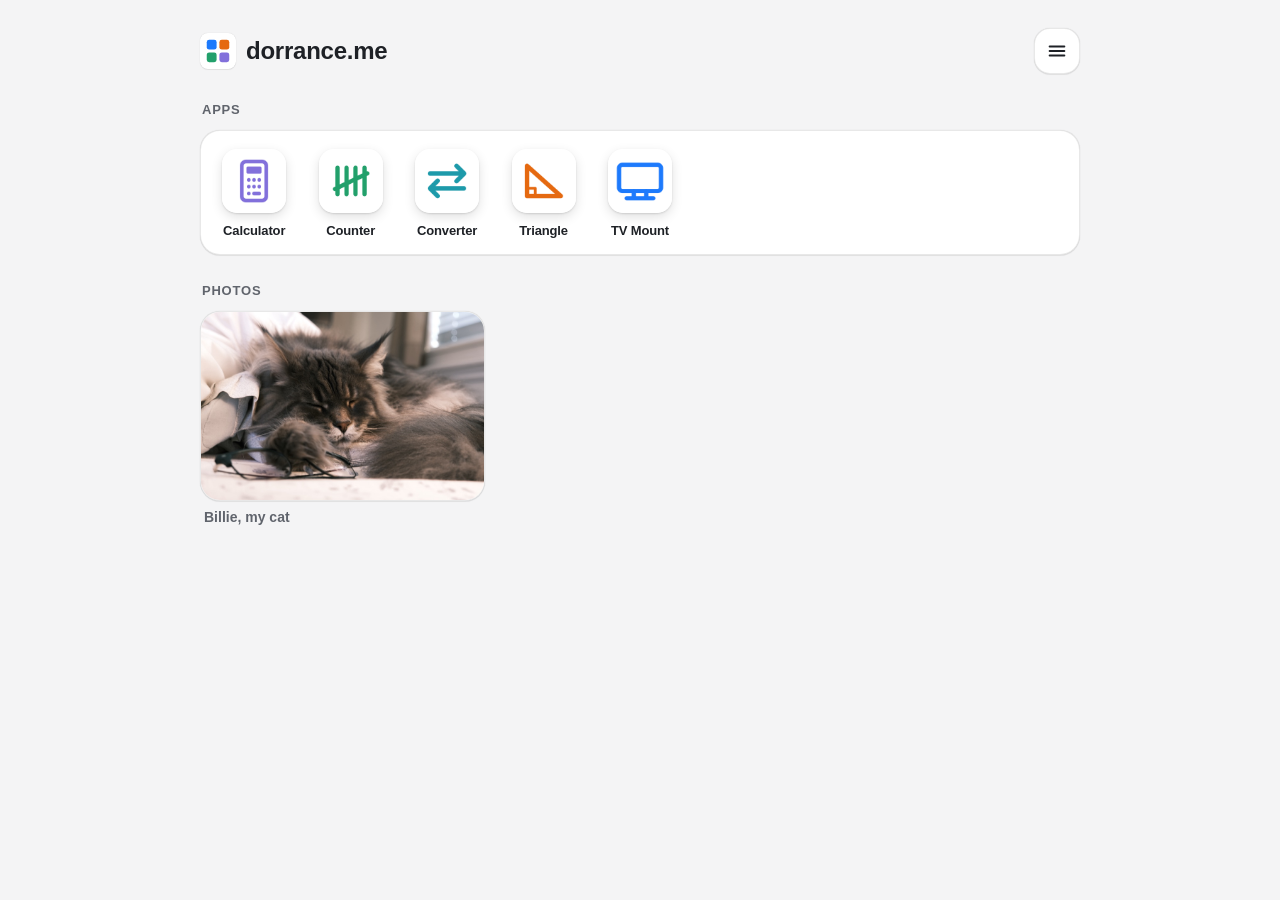
<file: index.html>
<!doctype html>
<html lang="en">
<head>
<meta charset="utf-8">
<meta name="viewport" content="width=device-width, initial-scale=1, viewport-fit=cover">
<title>dorrance.me</title>
<link rel="icon" href="favicon.ico" sizes="any">
<link rel="icon" href="favicon.svg" type="image/svg+xml">
<link rel="apple-touch-icon" href="apple-touch-icon.png">
<meta name="theme-color" content="#F4F4F5" media="(prefers-color-scheme: light)">
<meta name="theme-color" content="#141517" media="(prefers-color-scheme: dark)">
<script>
try{const t=localStorage.getItem('theme');if(t&&t!=='auto')document.documentElement.dataset.theme=t}catch(e){}
</script>
<style>
/* The TV Mount look: neutral grays, white cards, blue selection. Aurora is a secret theme. */
:root{
  --bg:#F4F4F5;--tile:#fff;--tile-line:rgba(0,0,0,.09);--tile-shadow:0 1px 1px rgba(0,0,0,.07),0 0 1px rgba(0,0,0,.16);
  --text:#1E2126;--muted:#60646C;--line:rgba(0,0,0,.1);--chip:rgba(0,0,0,.05);--chip-line:rgba(0,0,0,.12);
  --sel:#E9F2FF;--sel-line:#0C66E4;--sel-text:#0C66E4;--sheet:rgba(255,255,255,.97);
  --light-only:block;--dark-only:none;--logo-t:#fff;--logo-b:#1D7AFC;--logo-o:#E56910;--logo-g:#22A06B;--logo-p:#8270DB;
  color-scheme:light;
}
@media (prefers-color-scheme:dark){
  :root:not([data-theme="light"]){--bg:#141517;--tile:#1F2023;--tile-line:rgba(255,255,255,.09);--tile-shadow:inset 0 1px 0 rgba(255,255,255,.04);--text:#E6E7E9;--muted:#A0A3A9;--line:rgba(255,255,255,.1);--chip:rgba(255,255,255,.06);--chip-line:rgba(255,255,255,.13);--sel:#1C2B41;--sel-line:#579DFF;--sel-text:#85B8FF;--sheet:rgba(30,31,34,.97);color-scheme:dark}
}
:root[data-theme="dark"]{--bg:#141517;--tile:#1F2023;--tile-line:rgba(255,255,255,.09);--tile-shadow:inset 0 1px 0 rgba(255,255,255,.04);--text:#E6E7E9;--muted:#A0A3A9;--line:rgba(255,255,255,.1);--chip:rgba(255,255,255,.06);--chip-line:rgba(255,255,255,.13);--sel:#1C2B41;--sel-line:#579DFF;--sel-text:#85B8FF;--sheet:rgba(30,31,34,.97);color-scheme:dark}
:root[data-theme="aurora"]{--bg:#0E0A1E;--tile:rgba(255,255,255,.13);--tile-line:rgba(255,255,255,.26);--tile-shadow:inset 0 1px 0 rgba(255,255,255,.4),0 3px 12px rgba(0,0,0,.18);--text:#fff;--muted:rgba(255,255,255,.62);--line:rgba(255,255,255,.28);--chip:rgba(255,255,255,.09);--chip-line:rgba(255,255,255,.18);--sel:rgba(255,255,255,.24);--sel-line:rgba(255,255,255,.5);--sel-text:#fff;--sheet:rgba(20,14,42,.82);color-scheme:dark}
/* Icons: white tiles in Day, black tiles in Night and Aurora */
@media (prefers-color-scheme:dark){
  :root:not([data-theme="light"]){--light-only:none;--dark-only:block;--logo-t:#000;--logo-b:#579DFF;--logo-o:#FEA362;--logo-g:#4BCE97;--logo-p:#9F8FEF}
}
:root[data-theme="dark"],:root[data-theme="aurora"]{--light-only:none;--dark-only:block;--logo-t:#000;--logo-b:#579DFF;--logo-o:#FEA362;--logo-g:#4BCE97;--logo-p:#9F8FEF}
*{box-sizing:border-box;-webkit-tap-highlight-color:transparent}
[hidden]{display:none!important}
body{
  margin:0; background:var(--bg); color:var(--text);
  font:16px/1.5 ui-rounded,"SF Pro Rounded",-apple-system,BlinkMacSystemFont,"Segoe UI",Roboto,sans-serif;
  -webkit-font-smoothing:antialiased;
  padding:max(20px,env(safe-area-inset-top)) 16px max(32px,env(safe-area-inset-bottom));
}
main{max-width:880px;margin:0 auto;position:relative;z-index:2}
header{display:flex;align-items:center;justify-content:space-between;gap:12px;margin:8px 0 24px;position:relative;z-index:5}
.menu-wrap{position:relative}
.round{width:46px;height:46px;border-radius:16px;border:.5px solid var(--tile-line);background:var(--tile);box-shadow:var(--tile-shadow);color:var(--text);cursor:pointer;
  display:grid;place-items:center;padding:0;transition:transform .08s}
.round:active{transform:scale(.94)}
.round svg{width:22px;height:22px}
.menu{position:absolute;right:0;top:56px;width:270px;background:var(--sheet);-webkit-backdrop-filter:blur(24px);backdrop-filter:blur(24px);
  border:.5px solid var(--line);border-radius:20px;padding:14px 14px 16px;box-shadow:0 12px 32px rgba(0,0,0,.18);animation:pop .15s ease-out}
.menu-label{font-size:13px;text-transform:uppercase;letter-spacing:.06em;color:var(--muted);font-weight:600;margin:0 0 8px 2px;cursor:default;-webkit-user-select:none;user-select:none}
@keyframes pop{from{opacity:0;transform:translateY(-4px)}}
h1{font-size:24px;font-weight:700;margin:0;letter-spacing:-.01em;display:flex;align-items:center;gap:10px}
h1 .logo{width:36px;height:36px;flex:none;border-radius:8px;box-shadow:var(--tile-shadow)}
.logo .t{fill:var(--logo-t)}.logo .b{fill:var(--logo-b)}.logo .o{fill:var(--logo-o)}.logo .g{fill:var(--logo-g)}.logo .p{fill:var(--logo-p)}

.seg{display:grid;grid-auto-flow:column;grid-auto-columns:1fr;gap:6px}
.seg button{height:38px;border-radius:13px;border:.5px solid var(--chip-line);background:var(--chip);color:var(--text);font:inherit;font-size:15px;font-weight:600;padding:0 8px;cursor:pointer}
.seg button.on{background:var(--sel);border-color:var(--sel-line);color:var(--sel-text)}

.toast{position:fixed;left:50%;bottom:calc(env(safe-area-inset-bottom) + 26px);z-index:20;transform:translate(-50%,14px);opacity:0;pointer-events:none;padding:11px 20px;border-radius:20px;font-size:14px;font-weight:600;background:var(--sheet);border:.5px solid var(--line);-webkit-backdrop-filter:blur(20px);backdrop-filter:blur(20px);transition:opacity .22s,transform .22s}
.toast.on{opacity:1;transform:translate(-50%,0)}

/* Aurora: moving color field behind frosted glass (same as the apps) */
.field,.veil{display:none}
[data-theme="aurora"] .field{display:block;position:fixed;inset:-25%;z-index:0;filter:blur(58px) saturate(150%)}
[data-theme="aurora"] .veil{display:block;position:fixed;inset:0;z-index:1;pointer-events:none;background:radial-gradient(120% 80% at 50% 0%,rgba(0,0,0,.18),rgba(0,0,0,.6))}
.blob{position:absolute;border-radius:50%;mix-blend-mode:screen}
.b1{width:74vw;height:74vw;background:#6A3CE0;top:2%;left:-12%;animation:d1 26s ease-in-out infinite}
.b2{width:66vw;height:66vw;background:#1E9BE0;top:32%;right:-16%;animation:d2 31s ease-in-out infinite}
.b3{width:58vw;height:58vw;background:#E0603C;bottom:2%;left:8%;animation:d3 24s ease-in-out infinite}
.b4{width:50vw;height:50vw;background:#17B79A;bottom:20%;right:6%;animation:d1 35s ease-in-out infinite reverse}
@keyframes d1{0%,100%{transform:translate(0,0) scale(1)}50%{transform:translate(14%,10%) scale(1.16)}}
@keyframes d2{0%,100%{transform:translate(0,0) scale(1.1)}50%{transform:translate(-16%,-9%) scale(.9)}}
@keyframes d3{0%,100%{transform:translate(0,0) scale(.95)}50%{transform:translate(11%,-13%) scale(1.2)}}
[data-theme="aurora"] .round,[data-theme="aurora"] .apps{
  position:relative;overflow:hidden;
  -webkit-backdrop-filter:blur(26px) saturate(190%);backdrop-filter:blur(26px) saturate(190%);
  border:.5px solid rgba(255,255,255,.3);
  box-shadow:inset 0 1px 0 rgba(255,255,255,.42),inset 0 -1px 0 rgba(255,255,255,.1),0 6px 22px rgba(0,0,0,.22);
}
[data-theme="aurora"] .photo{box-shadow:0 6px 22px rgba(0,0,0,.3);outline:.5px solid rgba(255,255,255,.3)}
[data-theme="aurora"] .app{text-shadow:0 1px 6px rgba(0,0,0,.5)}
@media (prefers-reduced-motion:reduce){.blob{animation:none}*{transition:none!important}}
h2{font-size:13px;text-transform:uppercase;letter-spacing:.06em;color:var(--muted);margin:26px 2px 10px;font-weight:600}
a{color:inherit;text-decoration:none}

.apps{display:grid;grid-template-columns:repeat(auto-fill,minmax(84px,1fr));gap:18px 6px;padding:18px 8px 14px;
  background:var(--tile);border:.5px solid var(--tile-line);box-shadow:var(--tile-shadow);border-radius:20px}
.app{display:flex;flex-direction:column;align-items:center;gap:8px;text-align:center;transition:transform .15s ease}
.app:hover{transform:translateY(-3px)}
.app:active{transform:scale(.94)}
.app img{width:64px;height:64px;border-radius:15px;box-shadow:0 1px 2px rgba(0,0,0,.12),0 4px 12px rgba(0,0,0,.12);transition:box-shadow .15s}
.app:hover img{box-shadow:0 2px 4px rgba(0,0,0,.14),0 10px 22px rgba(0,0,0,.18)}
.app .ic-light{display:var(--light-only)}.app .ic-dark{display:var(--dark-only)}
.app span{font-weight:600;font-size:13px;letter-spacing:-.01em}

.photos{display:grid;grid-template-columns:repeat(auto-fill,minmax(240px,1fr));gap:12px}
.photo{
  display:block;padding:0;border:.5px solid var(--tile-line);cursor:zoom-in;background:var(--tile);
  border-radius:20px;overflow:hidden;aspect-ratio:3/2;width:100%;box-shadow:var(--tile-shadow);
}
.photo img{width:100%;height:100%;object-fit:cover;object-position:50% 30%;display:block;transition:transform .3s ease}
.photo:hover img{transform:scale(1.03)}
.caption{margin:6px 4px 0;color:var(--muted);font-size:14px;font-weight:600}

dialog{
  border:0;padding:0;margin:0;width:100vw;height:100dvh;max-width:none;max-height:none;
  background:#000;color:#fff;
}
dialog::backdrop{background:transparent}
.viewer{position:absolute;inset:0;display:flex;align-items:center;justify-content:center;padding:56px 12px 64px}
.viewer img{max-width:100%;max-height:100%;object-fit:contain;border-radius:4px}
.bar{position:absolute;left:0;right:0;display:flex;align-items:center;justify-content:space-between;padding:12px 16px;gap:12px}
.bar.top{top:env(safe-area-inset-top)} .bar.bottom{bottom:env(safe-area-inset-bottom);justify-content:center}
.btn{
  background:rgba(255,255,255,.12);color:#fff;border:0;border-radius:999px;
  min-width:44px;height:44px;padding:0 16px;font-size:16px;cursor:pointer;display:inline-flex;align-items:center;justify-content:center
}
.btn:hover{background:rgba(255,255,255,.22)}
.nav{position:absolute;top:50%;transform:translateY(-50%)}
.nav.prev{left:12px} .nav.next{right:12px}
@media (max-width:600px){.nav{display:none}}
</style>
</head>
<body>
<div class="field"><div class="blob b1"></div><div class="blob b2"></div><div class="blob b3"></div><div class="blob b4"></div></div>
<div class="veil"></div>
<main>
  <header>
    <!-- The logo is the drawing in favicon.svg, inline so its colors follow the theme. -->
    <h1><svg class="logo" viewBox="0 0 512 512" aria-hidden="true"><rect class="t" width="512" height="512" rx="112"/><rect class="b" x="96" y="96" width="140" height="140" rx="34"/><rect class="o" x="276" y="96" width="140" height="140" rx="34"/><rect class="g" x="96" y="276" width="140" height="140" rx="34"/><rect class="p" x="276" y="276" width="140" height="140" rx="34"/></svg>dorrance.me</h1>
    <div class="menu-wrap">
      <button class="round" id="burger" aria-label="Menu" aria-expanded="false" aria-controls="menu"><svg viewBox="0 0 24 24" fill="none" stroke="currentColor" stroke-width="2.2" stroke-linecap="round"><path d="M4 7h16M4 12h16M4 17h16"/></svg></button>
      <div class="menu" id="menu" hidden>
        <div class="menu-label" id="themeLabel" data-theme-label>Theme</div>
        <div class="seg" id="theme" role="group" aria-label="Theme">
          <button data-t="auto">Auto</button><button data-t="light">Day</button><button data-t="dark">Night</button><button data-t="aurora" hidden>Aurora</button>
        </div>
      </div>
    </div>
  </header>

  <h2>Apps</h2>
  <div class="apps">
    <a class="app" href="calculator/"><img class="ic-dark" src="calculator/icon-180.png" alt="" width="66" height="66"><img class="ic-light" src="calculator/icon-180-light.png" alt="" width="66" height="66"><span>Calculator</span></a>
    <a class="app" href="counter/"><img class="ic-dark" src="counter/icon-180.png" alt="" width="66" height="66"><img class="ic-light" src="counter/icon-180-light.png" alt="" width="66" height="66"><span>Counter</span></a>
    <a class="app" href="converter/"><img class="ic-dark" src="converter/icon-180.png" alt="" width="66" height="66"><img class="ic-light" src="converter/icon-180-light.png" alt="" width="66" height="66"><span>Converter</span></a>
    <a class="app" href="triangle/"><img class="ic-dark" src="triangle/icon-180.png" alt="" width="66" height="66"><img class="ic-light" src="triangle/icon-180-light.png" alt="" width="66" height="66"><span>Triangle</span></a>
    <a class="app" href="tvmount/"><img class="ic-dark" src="tvmount/icon-180.png" alt="" width="66" height="66"><img class="ic-light" src="tvmount/icon-180-light.png" alt="" width="66" height="66"><span>TV Mount</span></a>
  </div>

  <h2>Photos</h2>
  <div class="photos">
    <figure style="margin:0">
      <button class="photo" data-full="mycat.jpeg" data-orig="mycat.jpeg" data-title="Billie, my cat">
        <img src="photos/cat-thumb.jpg" alt="Billie, my cat" loading="lazy">
      </button>
      <figcaption class="caption">Billie, my cat</figcaption>
    </figure>
  </div>
</main>

<dialog id="viewer" aria-label="Photo viewer">
  <div class="viewer"><img id="viewer-img" alt=""></div>
  <div class="bar top">
    <span id="viewer-title"></span>
    <button class="btn" id="close" aria-label="Close">✕</button>
  </div>
  <button class="btn nav prev" id="prev" aria-label="Previous">‹</button>
  <button class="btn nav next" id="next" aria-label="Next">›</button>
  <div class="bar bottom"><a class="btn" id="orig" target="_blank" rel="noopener">Full resolution</a></div>
</dialog>

<script>
const root=document.documentElement, meta=document.querySelectorAll('meta[name="theme-color"]');
function setTheme(t){
  if(t==='auto')delete root.dataset.theme; else root.dataset.theme=t;
  try{localStorage.setItem('theme',t)}catch(e){}
  document.querySelectorAll('#theme button').forEach(b=>{b.classList.toggle('on',b.dataset.t===t);if(b.dataset.t==='aurora')b.hidden=t!=='aurora'});
  const bg=getComputedStyle(document.body).backgroundColor;
  meta.forEach(m=>m.content=t==='auto'?(m.media.includes('dark')?'#141517':'#F4F4F5'):bg);
}
// Aurora is secret: five taps on the Theme label within 2 seconds turn it on.
let taps=[],toastEl,toastT;
function toast(msg){
  if(!toastEl){toastEl=document.createElement('div');toastEl.className='toast';document.body.appendChild(toastEl)}
  toastEl.textContent=msg;toastEl.classList.add('on');
  clearTimeout(toastT);toastT=setTimeout(()=>toastEl.classList.remove('on'),1900);
}
document.getElementById('themeLabel').addEventListener('click',()=>{
  const now=Date.now();taps=taps.filter(x=>now-x<2000).concat(now);
  if(taps.length<5)return;
  taps=[];setTheme('aurora');toast('Aurora');
});
document.getElementById('theme').addEventListener('click',e=>{const b=e.target.closest('button');if(b)setTheme(b.dataset.t)});
setTheme(root.dataset.theme||'auto');

const burger=document.getElementById('burger'), menu=document.getElementById('menu');
function openMenu(o){menu.hidden=!o;burger.setAttribute('aria-expanded',o)}
burger.addEventListener('click',()=>openMenu(menu.hidden));
document.addEventListener('click',e=>{if(!menu.hidden&&!e.target.closest('.menu-wrap'))openMenu(false)});
document.addEventListener('keydown',e=>{if(e.key==='Escape')openMenu(false)});

const photos=[...document.querySelectorAll('.photo')];
const dlg=document.getElementById('viewer'), img=document.getElementById('viewer-img');
let i=0;
function show(n){
  i=(n+photos.length)%photos.length;
  const p=photos[i].dataset;
  img.src=p.full; img.alt=p.title;
  document.getElementById('viewer-title').textContent=p.title;
  document.getElementById('orig').href=p.orig;
}
photos.forEach((b,n)=>b.addEventListener('click',()=>{show(n);dlg.showModal()}));
if(photos.length<2)document.querySelectorAll('.nav').forEach(b=>b.hidden=true);
document.getElementById('close').onclick=()=>dlg.close();
document.getElementById('prev').onclick=()=>show(i-1);
document.getElementById('next').onclick=()=>show(i+1);
dlg.addEventListener('click',e=>{if(e.target.classList.contains('viewer'))dlg.close()});
dlg.addEventListener('keydown',e=>{
  if(e.key==='ArrowLeft')show(i-1);
  if(e.key==='ArrowRight')show(i+1);
});
let x0=null;
dlg.addEventListener('touchstart',e=>{x0=e.touches[0].clientX},{passive:true});
dlg.addEventListener('touchend',e=>{
  if(x0===null)return;
  const dx=e.changedTouches[0].clientX-x0; x0=null;
  if(Math.abs(dx)>50)show(dx<0?i+1:i-1);
});
</script>
</body>
</html>
</file>
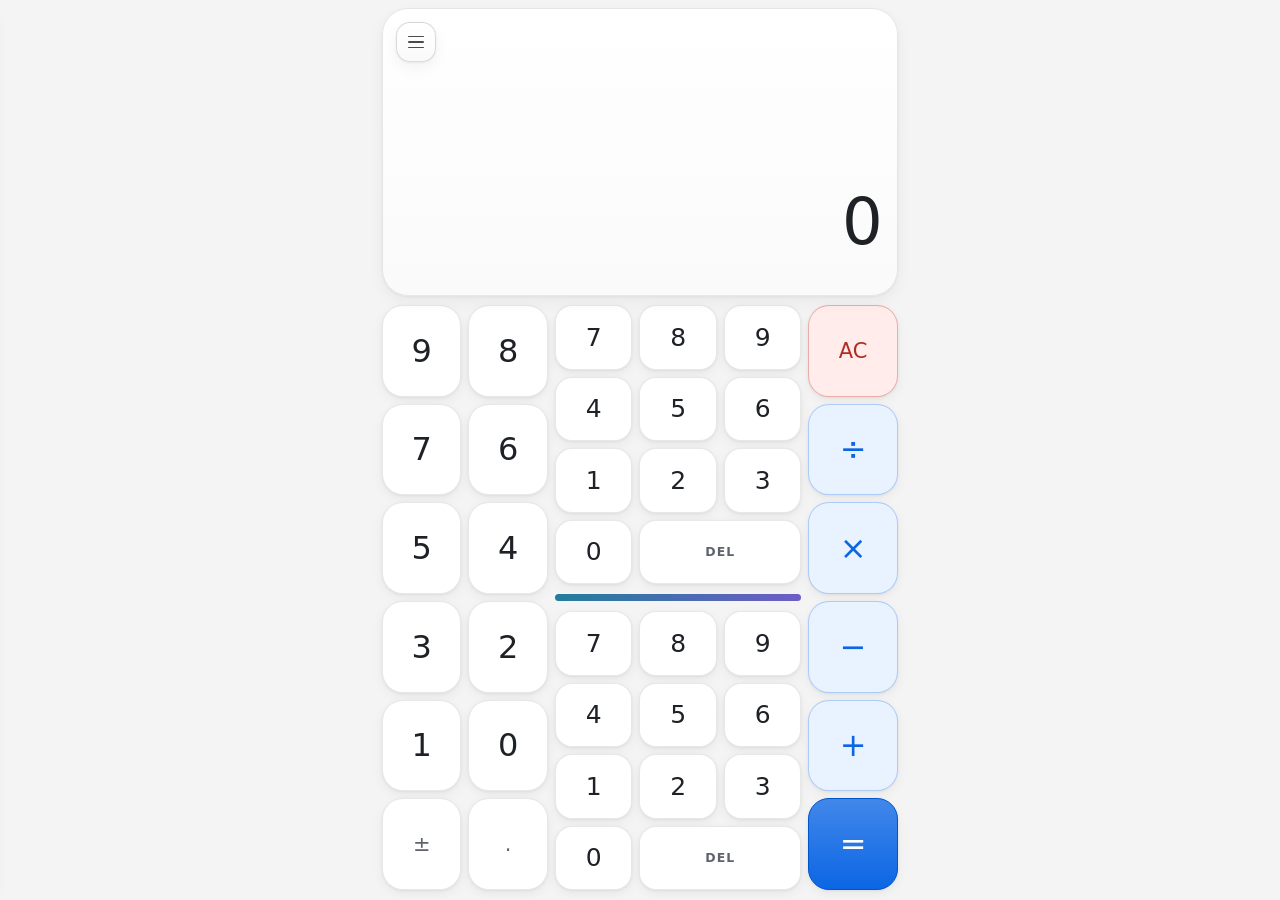
<file: calculator/index.html>
<!DOCTYPE html>
<html lang="en">
<head>
<meta charset="utf-8">
<title>Calculator</title>
<meta name="viewport" content="width=device-width, initial-scale=1, maximum-scale=1, user-scalable=no, viewport-fit=cover">
<meta name="apple-mobile-web-app-capable" content="yes">
<meta name="mobile-web-app-capable" content="yes">
<meta name="apple-mobile-web-app-status-bar-style" content="black-translucent">
<meta name="apple-mobile-web-app-title" content="Calculator">
<meta name="theme-color" content="#0E0A1E">
<link rel="manifest" href="manifest.json">
<link rel="apple-touch-icon" href="icon-180.png">
<link rel="icon" href="icon-180.png">
<meta name="description" content="Fraction calculator with exact mixed-number math and a history panel. Works offline.">
<style>
  :root{
    --ui:ui-rounded,"SF Pro Rounded",system-ui,-apple-system,"Segoe UI",Roboto,sans-serif;
    --ink:#FFFFFF;
    --dim:rgba(255,255,255,.58);
    --faint:rgba(255,255,255,.34);
    --gap:7px;
  }
  *{box-sizing:border-box;margin:0;padding:0;-webkit-tap-highlight-color:transparent}
  html,body{height:100%;overflow:hidden}
  body{font-family:var(--ui);color:var(--ink);background:#0E0A1E;-webkit-font-smoothing:antialiased}

  /* ---- living backdrop ---- */
  .field{position:fixed;inset:-25%;z-index:0;filter:blur(58px) saturate(150%)}
  .blob{position:absolute;border-radius:50%;mix-blend-mode:screen}
  .b1{width:74vw;height:74vw;background:#6A3CE0;top:2%;left:-12%;animation:d1 26s ease-in-out infinite}
  .b2{width:66vw;height:66vw;background:#1E9BE0;top:32%;right:-16%;animation:d2 31s ease-in-out infinite}
  .b3{width:58vw;height:58vw;background:#E0603C;bottom:2%;left:8%;animation:d3 24s ease-in-out infinite}
  .b4{width:50vw;height:50vw;background:#17B79A;bottom:20%;right:6%;animation:d1 35s ease-in-out infinite reverse}
  @keyframes d1{0%,100%{transform:translate(0,0) scale(1)}50%{transform:translate(14%,10%) scale(1.16)}}
  @keyframes d2{0%,100%{transform:translate(0,0) scale(1.1)}50%{transform:translate(-16%,-9%) scale(.9)}}
  @keyframes d3{0%,100%{transform:translate(0,0) scale(.95)}50%{transform:translate(11%,-13%) scale(1.2)}}
  .veil{position:fixed;inset:0;z-index:1;pointer-events:none;
        background:radial-gradient(120% 80% at 50% 0%,rgba(0,0,0,.18),rgba(0,0,0,.60))}
  @media (prefers-reduced-motion:reduce){.blob{animation:none}}

  /* ---- glass ---- */
  .glass{position:relative;background:rgba(255,255,255,.11);
    -webkit-backdrop-filter:blur(26px) saturate(190%);backdrop-filter:blur(26px) saturate(190%);
    border:.5px solid rgba(255,255,255,.30);
    box-shadow:inset 0 1px 0 rgba(255,255,255,.42),inset 0 -1px 0 rgba(255,255,255,.10),
               0 6px 22px rgba(0,0,0,.22);
    overflow:hidden}
  .glass::before{content:"";position:absolute;inset:0;pointer-events:none;
    background:linear-gradient(160deg,rgba(255,255,255,.32) 0%,rgba(255,255,255,.05) 34%,transparent 60%)}

  #app{position:relative;z-index:2;height:100%;max-width:540px;margin:0 auto;
       display:flex;flex-direction:column;
       padding:calc(env(safe-area-inset-top) + 8px) 12px calc(env(safe-area-inset-bottom) + 10px)}

  /* ---- display ---- */
  .display{flex:1 1 auto;min-height:0;display:flex;flex-direction:column;justify-content:flex-end;
           padding:16px 16px 15px;border-radius:26px;margin-bottom:9px}
  .expr{font-size:15px;color:var(--dim);text-align:right;min-height:20px;font-variant-numeric:tabular-nums}
  .value{text-align:right;line-height:.95;margin-top:8px;font-size:clamp(42px,14vw,64px);
         font-weight:300;letter-spacing:-.025em;font-variant-numeric:tabular-nums;
         text-shadow:0 1px 14px rgba(0,0,0,.28);word-break:break-word}
  .value.err{font-size:17px;font-weight:500;color:#FFD08A;letter-spacing:0}
  .fr{display:inline-flex;flex-direction:column;align-items:center;font-size:.42em;line-height:1.06;
      vertical-align:.44em;margin-left:.14em;font-weight:500}
  .fr .den{border-top:1.5px solid currentColor;padding-top:1px;margin-top:1px}
  .fr.nlit .top{color:#7FE7F5}
  .fr.dlit .den{color:#C9A8FF}
  .alt{text-align:right;font-size:12px;color:var(--faint);margin-top:11px;min-height:16px;
       font-variant-numeric:tabular-nums}
  .alt b{color:var(--dim);font-weight:500}
  .alt .sep{padding:0 6px;opacity:.45}

  /* ---- hamburger ---- */
  .menu{position:absolute;top:13px;left:13px;width:40px;height:40px;border-radius:14px;
        display:flex;flex-direction:column;align-items:center;justify-content:center;gap:4px;
        cursor:pointer;z-index:3;border:.5px solid rgba(255,255,255,.28)}
  .menu i{display:block;width:16px;height:1.6px;border-radius:1px;background:rgba(255,255,255,.85)}
  .menu:active{transform:scale(.92)}
  .dot{position:absolute;top:9px;right:9px;width:6px;height:6px;border-radius:50%;background:#FFC15E;
       box-shadow:0 0 7px rgba(255,193,94,.9);opacity:0;transition:opacity .2s}
  .dot.on{opacity:1}

  /* ---- keypad ---- */
  .pad{flex:0 0 auto;height:clamp(420px,65vh,610px);display:grid;
       grid-template-columns:1.85fr 2.75fr 1fr;gap:var(--gap)}
  .zone{display:grid;gap:var(--gap);min-height:0}
  .zone.whole{grid-template-columns:1fr 1fr;grid-template-rows:repeat(6,1fr)}
  .zone.ops{grid-template-rows:repeat(6,1fr)}
  .frac{display:flex;flex-direction:column;gap:var(--gap);min-height:0}
  .subpad{flex:1 1 0;display:grid;grid-template-columns:repeat(3,1fr);grid-template-rows:repeat(4,1fr);
          gap:var(--gap);min-height:0}
  .subpad .wide{grid-column:span 2}

  .bar{flex:0 0 auto;height:7px;border-radius:3.5px;margin:3px 0;background:linear-gradient(90deg,#40D0E8,#A878FF);position:relative;
       box-shadow:0 0 14px rgba(255,255,255,.28),inset 0 1px 0 rgba(255,255,255,.9)}

  button{font-family:var(--ui);font-weight:300;color:var(--ink);
         border-radius:21px;border:.5px solid rgba(255,255,255,.26);
         background:rgba(255,255,255,.13);
         -webkit-backdrop-filter:blur(18px) saturate(180%);backdrop-filter:blur(18px) saturate(180%);
         box-shadow:inset 0 1px 0 rgba(255,255,255,.40),0 3px 12px rgba(0,0,0,.18);
         display:flex;align-items:center;justify-content:center;
         cursor:pointer;touch-action:manipulation;user-select:none;min-width:0;min-height:0;
         text-shadow:0 1px 6px rgba(0,0,0,.3);
         transition:transform .08s ease,filter .08s ease}
  button:active{transform:scale(.94);filter:brightness(1.45)}
  button:focus-visible{outline:2px solid #FFC15E;outline-offset:2px}

  .zone.whole button{font-size:clamp(24px,6.6vw,32px)}
  .subpad button{font-size:clamp(19px,5.2vw,25px);border-radius:17px}
  .zone.ops button{font-size:clamp(24px,6.6vw,32px);font-weight:400}

  .zone.ops button{background:rgba(72,146,255,.26);border-color:rgba(150,196,255,.40)}
  .zone.ops button.clear{background:rgba(255,92,92,.28);border-color:rgba(255,160,160,.42);
                         font-size:21px;font-weight:500}
  .zone.ops button.eq{background:linear-gradient(180deg,rgba(255,255,255,.18),transparent) rgba(255,166,48,.42);border-color:rgba(255,206,140,.55);font-weight:500}
  .subpad button.del{font-size:12.5px;letter-spacing:.09em;text-transform:uppercase;font-weight:600;
                     color:rgba(255,255,255,.72)}
  .zone.whole button.sym{font-size:21px;color:rgba(255,255,255,.72)}

  /* ---- history panel ---- */
  .scrim{position:fixed;inset:0;z-index:8;background:rgba(6,3,16,.5);opacity:0;pointer-events:none;
         transition:opacity .26s;-webkit-backdrop-filter:blur(2px);backdrop-filter:blur(2px)}
  .scrim.on{opacity:1;pointer-events:auto}
  .panel{position:fixed;top:0;bottom:0;left:0;z-index:9;width:min(350px,87vw);
         border-radius:0 26px 26px 0;border-left:none;
         display:flex;flex-direction:column;
         transform:translateX(-101%);transition:transform .3s cubic-bezier(.3,.9,.25,1)}
  .panel.on{transform:translateX(0)}
  @media (prefers-reduced-motion:reduce){.panel{transition:none}.scrim{transition:none}}
  .phead{flex:0 0 auto;display:flex;align-items:center;gap:7px;
         padding:calc(env(safe-area-inset-top) + 16px) 15px 13px;
         border-bottom:.5px solid rgba(255,255,255,.16)}
  .ptitle{flex:1;font-size:19px;font-weight:600;letter-spacing:-.01em}
  .pill{flex:0 0 auto;height:32px;padding:0 14px;border-radius:16px;font-size:12.5px;font-weight:600;
        letter-spacing:.02em;background:rgba(255,255,255,.16);border:.5px solid rgba(255,255,255,.3)}
  .pill.danger{background:rgba(255,92,92,.26);border-color:rgba(255,160,160,.4)}
  .rows{flex:1 1 auto;overflow-y:auto;-webkit-overflow-scrolling:touch;
        padding:10px 12px 10px}
  .row{width:100%;display:block;text-align:right;padding:12px 14px;margin-bottom:8px;
       border-radius:17px;background:rgba(255,255,255,.09);border:.5px solid rgba(255,255,255,.17);
       box-shadow:none;font-weight:300}
  .row:active{transform:scale(.98);filter:brightness(1.3)}
  .rexpr{font-size:12.5px;color:var(--faint);font-variant-numeric:tabular-nums;margin-bottom:3px}
  .rres{font-size:27px;line-height:1.05;font-variant-numeric:tabular-nums}
  .rres .fr{font-size:.44em;vertical-align:.42em}
  .empty{padding:40px 22px;text-align:center;font-size:13px;color:var(--faint);line-height:1.55}

  .toast{position:fixed;left:50%;bottom:calc(env(safe-area-inset-bottom) + 26px);z-index:20;
         transform:translate(-50%,14px);opacity:0;pointer-events:none;
         padding:11px 20px;border-radius:20px;font-size:13px;font-weight:500;
         background:rgba(20,14,42,.82);border:.5px solid rgba(255,255,255,.26);
         -webkit-backdrop-filter:blur(20px);backdrop-filter:blur(20px);
         transition:opacity .22s,transform .22s}
  .toast.on{opacity:1;transform:translate(-50%,0)}

  .pfoot{flex:0 0 auto;display:flex;justify-content:center;padding:8px 15px calc(env(safe-area-inset-bottom) + 14px)}
  .pfoot a{color:var(--dim);text-decoration:none;font-size:13px;font-weight:600;padding:8px 14px;border-radius:14px;
           border:.5px solid rgba(255,255,255,.18);background:rgba(255,255,255,.06)}
  body[data-theme="day"] .pfoot a{border-color:rgba(0,0,0,.12);background:rgba(0,0,0,.04)}

  /* ---- theme picker ---- */
  .ptheme{flex:0 0 auto;padding:12px 15px 4px}
  .plabel{font-size:11px;font-weight:600;letter-spacing:.08em;text-transform:uppercase;
          color:var(--faint);margin-bottom:8px}
  [hidden]{display:none!important}
  .seg{display:grid;grid-auto-flow:column;grid-auto-columns:1fr;gap:6px}
  .seg button{height:36px;border-radius:13px;font-size:13px;font-weight:600;letter-spacing:.01em;
              background:rgba(255,255,255,.09);border:.5px solid rgba(255,255,255,.18);
              box-shadow:none;text-shadow:none;backdrop-filter:none;-webkit-backdrop-filter:none}
  .seg button.sel{background:rgba(255,255,255,.24);border-color:rgba(255,255,255,.5)}

  /* ============ NIGHT (OLED blackout) ============ */
  body[data-theme="night"]{background:#141517;--ink:#E6E7E9;--dim:#A0A3A9;--faint:rgba(230,231,233,.38)}
  body[data-theme="night"] .field,
  body[data-theme="night"] .veil{display:none}
  body[data-theme="night"] .glass{background:#1F2023;
    border-color:rgba(255,255,255,.09);
    box-shadow:inset 0 1px 0 rgba(255,255,255,.08),0 6px 22px rgba(0,0,0,.55)}
  body[data-theme="night"] .glass::before{background:none}
  body[data-theme="night"] .value{text-shadow:none}
  body[data-theme="night"] .value.err{color:#FEA362}
  body[data-theme="night"] .fr.nlit .top{color:#6CC3E0}
  body[data-theme="night"] .fr.dlit .den{color:#B8ACF6}
  body[data-theme="night"] .pad button{background:#1F2023;border-color:rgba(255,255,255,.09);
    box-shadow:inset 0 1px 0 rgba(255,255,255,.06);text-shadow:none;
    backdrop-filter:none;-webkit-backdrop-filter:none}
  body[data-theme="night"] .zone.ops button{background:#1C2B41;
    border-color:rgba(87,157,255,.45);color:#85B8FF}
  body[data-theme="night"] .zone.ops button.clear{background:rgba(248,113,104,.16);
    border-color:rgba(248,113,104,.45);color:#FD9891}
  body[data-theme="night"] .zone.ops button.eq{background:linear-gradient(180deg,rgba(255,255,255,.22),transparent) #579DFF;border-color:#85B8FF;color:#141517}
  body[data-theme="night"] .bar{background:linear-gradient(90deg,#6CC3E0,#B8ACF6);box-shadow:none}
  body[data-theme="night"] .pill.danger{background:rgba(248,113,104,.16);border-color:rgba(248,113,104,.45);color:#FD9891}
  body[data-theme="night"] .toast{background:rgba(30,31,34,.97)}
  body[data-theme="night"] .seg button.sel{background:#1C2B41;
    border-color:#579DFF;color:#85B8FF}

  /* ============ DAY (light) ============ */
  body[data-theme="day"]{background:#F4F4F5;
    --ink:#1E2126;--dim:#60646C;--faint:rgba(0,0,0,.34)}
  body[data-theme="day"] .field,
  body[data-theme="day"] .veil{display:none}
  body[data-theme="day"] .glass{background:linear-gradient(180deg,#fff,#FAFAFA);
    border-color:rgba(0,0,0,.09);
    box-shadow:inset 0 1px 0 rgba(255,255,255,.9),0 1px 3px rgba(0,0,0,.06),0 6px 16px rgba(0,0,0,.05)}
  body[data-theme="day"] .glass::before{background:none}
  body[data-theme="day"] .value{text-shadow:none}
  body[data-theme="day"] .value.err{color:#C25100}
  body[data-theme="day"] .menu i{background:rgba(0,0,0,.7)}
  body[data-theme="day"] .menu{border-color:rgba(0,0,0,.14)}
  body[data-theme="day"] .fr.nlit .top{color:#227D9B}
  body[data-theme="day"] .fr.dlit .den{color:#6E5DC6}
  body[data-theme="day"] .pad button{background:#FFFFFF;border-color:rgba(0,0,0,.09);
    box-shadow:0 1px 3px rgba(0,0,0,.06),0 4px 12px rgba(0,0,0,.05);text-shadow:none;
    backdrop-filter:none;-webkit-backdrop-filter:none}
  body[data-theme="day"] .bar{background:linear-gradient(90deg,#227D9B,#6E5DC6);box-shadow:none}
  body[data-theme="day"] .subpad button.del,
  body[data-theme="day"] .zone.whole button.sym{color:#60646C}
  body[data-theme="day"] .zone.ops button{background:#E9F2FF;
    border-color:rgba(12,102,228,.28);color:#0C66E4}
  body[data-theme="day"] .zone.ops button.clear{background:#FFECEB;
    border-color:rgba(201,55,44,.35);color:#AE2E24}
  body[data-theme="day"] .zone.ops button.eq{background:linear-gradient(180deg,rgba(255,255,255,.22),transparent) #0C66E4;border-color:#0055CC;color:#fff}
  body[data-theme="day"] .scrim{background:rgba(0,0,0,.28)}
  body[data-theme="day"] .row{background:rgba(0,0,0,.045);border-color:rgba(0,0,0,.10)}
  body[data-theme="day"] .pill{background:rgba(0,0,0,.06);border-color:rgba(0,0,0,.14)}
  body[data-theme="day"] .pill.danger{background:#FFECEB;border-color:rgba(201,55,44,.35);color:#AE2E24}
  body[data-theme="day"] .phead{border-bottom-color:rgba(0,0,0,.12)}
  body[data-theme="day"] .toast{background:rgba(255,255,255,.97);color:#1E2126;border-color:rgba(0,0,0,.12)}
  body[data-theme="day"] .seg button{background:rgba(0,0,0,.05);border-color:rgba(0,0,0,.12)}
  body[data-theme="day"] .seg button.sel{background:#E9F2FF;border-color:#0C66E4;color:#0C66E4}
</style>
</head>
<body>
<script>
var t="auto";
try{
  t=localStorage.getItem("theme")||localStorage.getItem("calculator.theme")||"auto";
  t={day:"light",night:"dark"}[t]||t;
}catch(e){}
if(t==="auto") t=matchMedia("(prefers-color-scheme: dark)").matches?"dark":"light";
if(t==="light") document.body.dataset.theme="day";
if(t==="dark") document.body.dataset.theme="night";
</script>

<div class="field">
  <div class="blob b1"></div><div class="blob b2"></div>
  <div class="blob b3"></div><div class="blob b4"></div>
</div>
<div class="veil"></div>

<div class="scrim" id="scrim"></div>

<aside class="panel glass" id="panel" aria-label="History">
  <div class="phead">
    <div class="ptitle">History</div>
    <button class="pill" id="copyBtn">Copy</button>
    <button class="pill danger" id="wipeBtn">Clear</button>
  </div>
  <div class="ptheme">
    <div class="plabel" id="themeLabel" data-theme-label>Theme</div>
    <div class="seg" id="themeSeg" role="group" aria-label="Theme">
      <button data-t="auto">Auto</button>
      <button data-t="day">Day</button>
      <button data-t="night">Night</button>
      <button data-t="aurora" hidden>Aurora</button>
    </div>
  </div>
  <div class="rows" id="rows"></div>
  <div class="pfoot"><a href="../">&lsaquo; dorrance.me</a></div>
</aside>

<div id="app">

  <div class="display glass">
    <button class="menu glass" id="menuBtn" aria-label="History" aria-expanded="false">
      <i></i><i></i><i></i><span class="dot" id="dot"></span>
    </button>
    <div class="expr" id="expr"></div>
    <div class="value" id="value">0</div>
    <div class="alt" id="alt"></div>
  </div>

  <div class="pad">

    <div class="zone whole" aria-label="Whole number">
      <button data-k="w9">9</button><button data-k="w8">8</button>
      <button data-k="w7">7</button><button data-k="w6">6</button>
      <button data-k="w5">5</button><button data-k="w4">4</button>
      <button data-k="w3">3</button><button data-k="w2">2</button>
      <button data-k="w1">1</button><button data-k="w0">0</button>
      <button class="sym" data-k="neg" aria-label="Positive or negative">&plusmn;</button>
      <button class="sym" data-k="wdot" aria-label="Decimal point">.</button>
    </div>

    <div class="frac">
      <div class="subpad num" aria-label="Numerator">
        <button data-k="n7">7</button><button data-k="n8">8</button><button data-k="n9">9</button>
        <button data-k="n4">4</button><button data-k="n5">5</button><button data-k="n6">6</button>
        <button data-k="n1">1</button><button data-k="n2">2</button><button data-k="n3">3</button>
        <button data-k="n0">0</button><button class="wide del" data-k="ndel">del</button>
      </div>

      <div class="bar"></div>

      <div class="subpad den" aria-label="Denominator">
        <button data-k="d7">7</button><button data-k="d8">8</button><button data-k="d9">9</button>
        <button data-k="d4">4</button><button data-k="d5">5</button><button data-k="d6">6</button>
        <button data-k="d1">1</button><button data-k="d2">2</button><button data-k="d3">3</button>
        <button data-k="d0">0</button><button class="wide del" data-k="ddel">del</button>
      </div>
    </div>

    <div class="zone ops">
      <button class="clear" data-k="clear" id="clearKey">AC</button>
      <button data-k="&divide;">&divide;</button>
      <button data-k="&times;">&times;</button>
      <button data-k="&minus;">&minus;</button>
      <button data-k="+">+</button>
      <button class="eq" data-k="=">=</button>
    </div>

  </div>
</div>

<div class="toast" id="toast"></div>

<script>
(function(){
  "use strict";

  /* ================= exact rational arithmetic ================= */
  function gcd(a,b){a=Math.abs(a);b=Math.abs(b);while(b){var t=b;b=a%b;a=t;}return a;}
  function F(n,d){ if(!d) return null; if(d<0){n=-n;d=-d;} var g=gcd(n,d)||1; return {n:n/g,d:d/g}; }
  function add(a,b){return F(a.n*b.d+b.n*a.d,a.d*b.d);}
  function sub(a,b){return F(a.n*b.d-b.n*a.d,a.d*b.d);}
  function mul(a,b){return F(a.n*b.n,a.d*b.d);}
  function dvd(a,b){return b.n===0?null:F(a.n*b.d,a.d*b.n);}
  function apply(o,a,b){return o==="+"?add(a,b):o==="\u2212"?sub(a,b):o==="\u00d7"?mul(a,b):dvd(a,b);}
  function isPow2(d){return (d&(d-1))===0;}

  /* ================= state ================= */
  var cur={w:"",n:"",d:"",neg:false};
  var acc=null, pend=null, justEq=false, err=null;
  var parts=[];
  var hist=[];

  /* history is stored on this device only, under this web address */
  try{
    var raw=localStorage.getItem("calculator.hist");
    if(raw) hist=JSON.parse(raw)||[];
  }catch(e){ hist=[]; }
  function save(){ try{ localStorage.setItem("calculator.hist",JSON.stringify(hist)); }catch(e){} }

  var exprEl=document.getElementById("expr"),
      valEl=document.getElementById("value"),
      altEl=document.getElementById("alt"),
      clearKey=document.getElementById("clearKey"),
      rowsEl=document.getElementById("rows"),
      panel=document.getElementById("panel"),
      scrim=document.getElementById("scrim"),
      menuBtn=document.getElementById("menuBtn"),
      dot=document.getElementById("dot"),
      toastEl=document.getElementById("toast");

  function blank(){return cur.w===""&&cur.n===""&&cur.d===""&&!cur.neg;}
  function reset(){cur={w:"",n:"",d:"",neg:false};}

  function curFrac(){
    var n=cur.n===""?0:parseInt(cur.n,10);
    var d=cur.d===""?1:parseInt(cur.d,10);
    if(d===0) return null;
    var wf;
    if(cur.w.indexOf(".")>-1){
      var f2=cur.w.split(".")[1]||"", p=Math.pow(10,f2.length);
      wf=F(Math.round(parseFloat(cur.w)*p),p);
    } else wf=F(cur.w===""?0:parseInt(cur.w,10),1);
    var f=add(wf,F(n,d));
    if(cur.neg) f={n:-f.n,d:f.d};
    return f;
  }

  /* ================= formatting ================= */
  function frGlyph(n,d,cls){
    return '<span class="fr '+(cls||"")+'"><span class="top">'+n+'</span><span class="den">'+d+'</span></span>';
  }
  function mixedHTML(f){
    var s=f.n<0?"\u2212":"", n=Math.abs(f.n), w=Math.floor(n/f.d), r=n-w*f.d;
    if(r===0) return s+w;
    if(w===0) return s+frGlyph(r,f.d);
    return s+w+frGlyph(r,f.d);
  }
  function mixedText(f){
    var s=f.n<0?"\u2212":"", n=Math.abs(f.n), w=Math.floor(n/f.d), r=n-w*f.d;
    if(r===0) return s+w;
    if(w===0) return s+r+"/"+f.d;
    return s+w+" "+r+"/"+f.d;
  }
  function entryHTML(){
    var out=cur.neg?"\u2212":"";
    if(cur.w!=="") out+=cur.w;
    if(cur.n!==""||cur.d!==""){
      out+=frGlyph(cur.n===""?"\u00b7":cur.n, cur.d===""?"\u00b7":cur.d,
                   (cur.n===""?"":"nlit")+" "+(cur.d===""?"":"dlit"));
    }
    return out===""?"0":out;
  }

  /* ================= toast ================= */
  var toastT;
  function toast(msg){
    toastEl.textContent=msg; toastEl.classList.add("on");
    clearTimeout(toastT); toastT=setTimeout(function(){toastEl.classList.remove("on");},1900);
  }

  /* ================= history ================= */
  function pushHist(expr,res){
    hist.unshift({expr:expr,res:res});
    if(hist.length>200) hist.pop();
    save(); paintHist();
    if(!panel.classList.contains("on")) dot.classList.add("on");
  }

  function paintHist(){
    if(!hist.length){
      rowsEl.innerHTML='<div class="empty">Nothing yet.<br>Results land here when you press&nbsp;=</div>';
      return;
    }
    var html="";
    for(var i=0;i<hist.length;i++){
      html+='<button class="row" data-i="'+i+'">'+
              '<div class="rexpr">'+hist[i].expr+'</div>'+
              '<div class="rres">'+mixedHTML(hist[i].res)+'</div>'+
            '</button>';
    }
    rowsEl.innerHTML=html;
  }

  function histText(){
    var lines=["Fraction calculations",""];
    for(var i=hist.length-1;i>=0;i--) lines.push(hist[i].expr+" = "+mixedText(hist[i].res));
    return lines.join("\n");
  }

  function legacyCopy(text){
    var ta=document.createElement("textarea");
    ta.value=text; ta.setAttribute("readonly","");
    ta.style.cssText="position:fixed;top:0;left:0;opacity:0;";
    document.body.appendChild(ta);
    ta.select(); ta.setSelectionRange(0,text.length);
    var ok=false;
    try{ ok=document.execCommand("copy"); }catch(e){ ok=false; }
    document.body.removeChild(ta);
    return ok;
  }

  function copyHist(){
    if(!hist.length){ toast("Nothing to copy yet"); return; }
    var text=histText(), n=hist.length;
    if(navigator.clipboard && window.isSecureContext){
      navigator.clipboard.writeText(text).then(
        function(){ toast("Copied \u2014 "+n+" calculations"); },
        function(){ toast(legacyCopy(text)?"Copied \u2014 "+n+" calculations":"Couldn't reach the clipboard"); });
    } else {
      toast(legacyCopy(text)?"Copied \u2014 "+n+" calculations":"Couldn't reach the clipboard");
    }
  }

  function openPanel(){ panel.classList.add("on"); scrim.classList.add("on");
                        menuBtn.setAttribute("aria-expanded","true"); dot.classList.remove("on"); }
  function closePanel(){ panel.classList.remove("on"); scrim.classList.remove("on");
                         menuBtn.setAttribute("aria-expanded","false"); }

  menuBtn.addEventListener("click",function(){
    panel.classList.contains("on")?closePanel():openPanel();
  });
  scrim.addEventListener("click",closePanel);
  document.getElementById("copyBtn").addEventListener("click",copyHist);
  document.getElementById("wipeBtn").addEventListener("click",function(){
    if(!hist.length){ toast("History is already empty"); return; }
    hist=[]; save(); paintHist(); toast("History cleared");
  });
  rowsEl.addEventListener("click",function(e){
    var row=e.target.closest?e.target.closest(".row"):null;
    if(!row) return;
    var h=hist[+row.dataset.i];
    acc=h.res; pend=null; parts=[]; reset(); justEq=true; err=null;
    closePanel(); render();
  });
  document.addEventListener("keydown",function(e){ if(e.key==="Escape") closePanel(); });

  /* ================= themes ================= */
  var themeSeg=document.getElementById("themeSeg");
  var themeMeta=document.querySelector('meta[name="theme-color"]');
  var THEME_BG={day:"#F4F4F5",night:"#141517",aurora:"#0E0A1E"};

  var darkMQ=matchMedia("(prefers-color-scheme: dark)");
  var themePref="auto";
  /* one theme setting is shared by every app on this site: auto | light | dark | aurora */
  var TO_SHARED={day:"light",night:"dark"}, FROM_SHARED={light:"day",dark:"night"};
  try{
    themePref=localStorage.getItem("theme")||localStorage.getItem("calculator.theme")||"auto";
    themePref=FROM_SHARED[themePref]||themePref;
    localStorage.removeItem("calculator.theme");
  }catch(e){}

  // t = auto | day | night | aurora; Auto follows the device's light/dark setting.
  // Aurora is secret: the picker shows Auto, Day and Night. Five taps on the "Theme" label
  // within 2 seconds turn Aurora on, and its button shows, selected, until another theme is picked.
  function setTheme(t){
    themePref=t;
    var mode=t==="auto"?(darkMQ.matches?"night":"day"):t;
    if(mode==="aurora") delete document.body.dataset.theme;
    else document.body.dataset.theme=mode;
    if(themeMeta) themeMeta.setAttribute("content",THEME_BG[mode]||THEME_BG.aurora);
    themeSeg.querySelectorAll("button").forEach(function(b){
      b.classList.toggle("sel",b.dataset.t===t);
      if(b.dataset.t==="aurora") b.hidden=t!=="aurora";
    });
    try{ localStorage.setItem("theme",TO_SHARED[t]||t); }catch(e){}
  }
  window.addEventListener("storage",function(e){
    if(e.key==="theme"&&e.newValue) setTheme(FROM_SHARED[e.newValue]||e.newValue);
  });
  darkMQ.addEventListener("change",function(){ if(themePref==="auto") setTheme("auto"); });
  themeSeg.addEventListener("click",function(e){
    var b=e.target.closest?e.target.closest("button"):null;
    if(b) setTheme(b.dataset.t);
  });
  var taps=[];
  document.getElementById("themeLabel").addEventListener("click",function(){
    var now=Date.now();
    taps=taps.filter(function(x){return now-x<2000;}).concat(now);
    if(taps.length<5) return;
    taps=[]; setTheme("aurora"); toast("Aurora");
  });
  setTheme(themePref);

  /* ================= render ================= */
  function render(){
    clearKey.textContent=(blank()&&acc===null)?"AC":"C";

    if(err){
      exprEl.textContent="";
      valEl.className="value err"; valEl.textContent=err;
      altEl.innerHTML=""; return;
    }

    exprEl.textContent=parts.join(" ");

    var live;
    if(!blank()){ live=curFrac(); valEl.innerHTML=entryHTML(); }
    else { live=acc; valEl.innerHTML = acc!==null ? mixedHTML(acc) : "0"; }
    valEl.className="value";

    if(!live){ altEl.innerHTML=""; return; }
    var dec=live.n/live.d;
    var bits=['<b>'+live.n+"/"+live.d+'</b>',
              dec.toFixed(4).replace(/0+$/,"").replace(/\.$/,"")];
    if(!isPow2(live.d)||live.d>64){
      bits.push('\u2248 '+mixedText(F(Math.round(dec*16),16))+' to 1/16');
    }
    altEl.innerHTML=bits.join('<span class="sep">\u00b7</span>');
  }

  /* ================= input ================= */
  function press(k){
    if(err && k!=="clear") err=null;

    if(k==="clear"){
      if(!blank()) reset(); else { acc=null; pend=null; parts=[]; }
      err=null; justEq=false; render(); return;
    }
    if(k==="wdel"){ cur.w=cur.w.slice(0,-1); render(); return; }
    if(k==="ndel"){ cur.n=cur.n.slice(0,-1); render(); return; }
    if(k==="ddel"){ cur.d=cur.d.slice(0,-1); render(); return; }
    if(k==="neg"){ cur.neg=!cur.neg; render(); return; }

    if(k==="="){
      var v = blank() ? (acc||F(0,1)) : curFrac();
      if(!v){ err="A denominator can't be zero."; reset(); render(); return; }
      var full=parts.concat([blank() ? (acc?mixedText(acc):"0") : mixedText(v)]);
      var r = (pend && acc!==null) ? apply(pend,acc,v) : v;
      if(!r){ err="Can't divide by zero."; reset(); pend=null; parts=[]; render(); return; }
      if(parts.length) pushHist(full.join(" "),r);
      acc=r; pend=null; parts=[]; reset(); justEq=true; render(); return;
    }

    if("+\u2212\u00d7\u00f7".indexOf(k)>-1){
      if(blank()){
        if(acc!==null){
          pend=k;
          if(!parts.length) parts=[mixedText(acc),k];
          else parts[parts.length-1]=k;
        }
      } else {
        var val=curFrac();
        if(!val){ err="A denominator can't be zero."; reset(); render(); return; }
        parts.push(mixedText(val)); parts.push(k);
        if(acc===null||!pend) acc=val;
        else {
          var res=apply(pend,acc,val);
          if(!res){ err="Can't divide by zero."; reset(); pend=null; parts=[]; render(); return; }
          acc=res;
        }
        pend=k; reset();
      }
      justEq=false; render(); return;
    }

    if(justEq){ acc=null; pend=null; parts=[]; reset(); justEq=false; }

    var field=k.charAt(0), ch=k.slice(1);
    if(field==="w"){
      if(ch==="dot"){ if(cur.w.indexOf(".")<0) cur.w=(cur.w===""?"0.":cur.w+"."); }
      else if(cur.w.replace(".","").length<7){ cur.w=(cur.w==="0"?"":cur.w)+ch; }
    } else if(field==="n"){
      if(cur.n.length<4) cur.n=(cur.n==="0"?"":cur.n)+ch;
    } else if(field==="d"){
      if(cur.d.length<4) cur.d=(cur.d==="0"?"":cur.d)+ch;
    }
    render();
  }

  document.querySelectorAll(".pad button").forEach(function(b){
    b.addEventListener("click",function(){ press(b.dataset.k); });
  });

  /* keyboard: digits fill the whole number; space moves to the numerator,
     "/" to the denominator (type "1 3/4"); + - * for operators, ":" or "?" to divide;
     Enter = equals, Backspace deletes, Escape clears */
  var kf="w";
  document.addEventListener("keydown",function(e){
    if(e.metaKey||e.ctrlKey||e.altKey) return;
    var tag=(e.target.tagName||"").toLowerCase();
    if(tag==="input"||tag==="textarea") return;
    var k=e.key, h=true;
    if(k>="0"&&k<="9"){ press(kf+k); }
    else if(k==="."){ if(kf==="w") press("wdot"); }
    else if(k===" "){ if(!blank()||justEq) kf="n"; }
    else if(k==="/"){
      if(kf==="w"&&cur.n===""&&cur.w.indexOf(".")<0){ cur.n=cur.w; cur.w=""; }
      kf="d"; render();
    }
    else if(k==="+"){ press("+"); kf="w"; }
    else if(k==="-"){ press("\u2212"); kf="w"; }
    else if(k==="*"||k==="x"||k==="X"){ press("\u00d7"); kf="w"; }
    else if(k===":"||k==="?"){ press("\u00f7"); kf="w"; }
    else if(k==="Enter"||k==="="){ press("="); kf="w"; }
    else if(k==="Backspace"){
      if(kf==="d"&&cur.d==="") kf="n";
      if(kf==="n"&&cur.n==="") kf="w";
      press(kf+"del");
    }
    else if(k==="Escape"){ if(panel.classList.contains("on")) closePanel(); else press("clear"); kf="w"; }
    else if(k==="n"||k==="N"){ press("neg"); }
    else h=false;
    if(h) e.preventDefault();
  });
  var _press=press;
  press=function(k){ if(k==="clear"||k==="=") kf="w"; _press(k); };

  paintHist();
  render();

  /* keeps it working with no signal */
  if("serviceWorker" in navigator){
    window.addEventListener("load",function(){
      navigator.serviceWorker.register("sw.js").catch(function(){});
    });
  }
})();
</script>
</body>
</html>
</file>
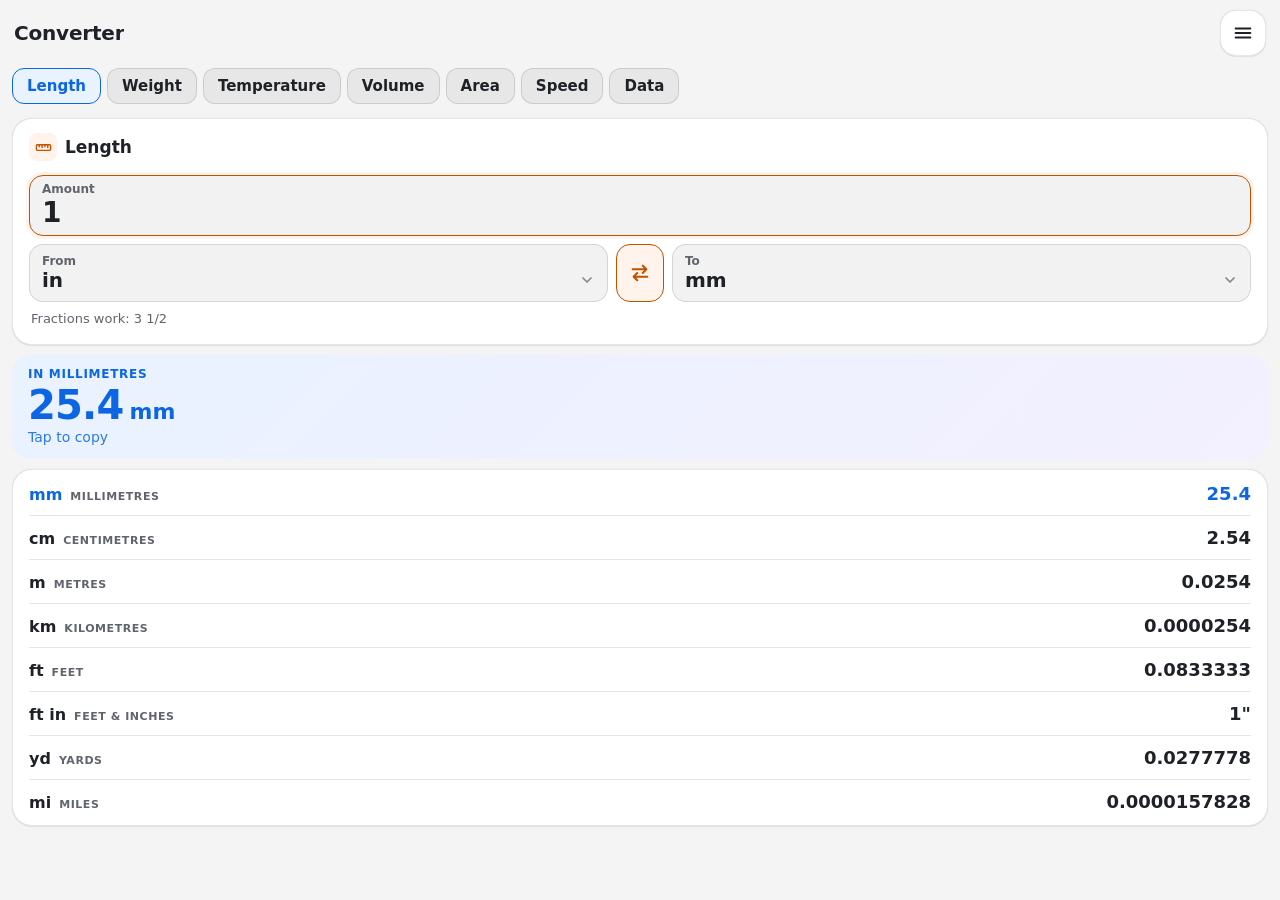
<file: converter/index.html>
<!doctype html>
<html lang="en">
<head>
<meta charset="utf-8">
<meta name="viewport" content="width=device-width, initial-scale=1, viewport-fit=cover">
<meta name="apple-mobile-web-app-capable" content="yes">
<meta name="mobile-web-app-capable" content="yes">
<meta name="apple-mobile-web-app-status-bar-style" content="default">
<meta name="apple-mobile-web-app-title" content="Converter">
<meta name="theme-color" content="#F4F4F5">
<meta name="description" content="Unit converter for length, weight, temperature, volume, area and speed, with inch fractions and feet-inches. Works offline.">
<link rel="manifest" href="manifest.json">
<link rel="apple-touch-icon" href="icon-180.png">
<link rel="icon" href="icon-180.png">
<link rel="stylesheet" href="../shared/base.css">
<title>Converter</title>
<style>
.conv{display:grid;grid-template-columns:1fr 48px 1fr;gap:8px;margin-top:8px}
.amt .fv{font-size:28px}
.swap{min-height:58px;border-radius:14px;background:var(--hbg);border:.5px solid var(--hl);color:var(--hc);display:grid;place-items:center;transition:transform .15s}
.swap:active{transform:scale(.92)}
.swap svg{width:22px;height:22px}
.hero{cursor:pointer;margin-bottom:10px}
.hero .v{overflow-wrap:anywhere}
.hero .v .u{font-size:22px;font-weight:600;margin-left:6px;letter-spacing:0}
.units{padding:2px 16px}
.ur{display:flex;align-items:baseline;justify-content:space-between;gap:12px;width:100%;padding:11px 0;border-bottom:1px solid var(--line);text-align:left;font-variant-numeric:tabular-nums}
.ur:last-child{border-bottom:0}
.ur .u{font-size:16px;font-weight:650;white-space:nowrap}
.ur .u small{font-size:11px;font-weight:700;letter-spacing:.05em;text-transform:uppercase;color:var(--muted);margin-left:8px}
.ur .v{font-size:18px;font-weight:550;text-align:right;overflow-wrap:anywhere}
.ur.on .u,.ur.on .v{color:var(--blue)}
</style>
</head>
<body>
<header>
  <h1>Converter</h1>
  <span class="sp"></span>
  <button class="round" id="setBtn" aria-label="Menu"><svg viewBox="0 0 24 24" fill="none" stroke="currentColor" stroke-width="2.2" stroke-linecap="round"><path d="M4 7h16M4 12h16M4 17h16"/></svg></button>
</header>

<nav class="tabs" id="cats" aria-label="What to convert"></nav>

<main>
  <section class="card sec" id="card">
    <div class="sec-h"><span class="ic" id="catIc"></span><span id="catName"></span></div>
    <div class="sec-b">
      <label class="fld amt"><span class="fk">Amount</span><input class="fv" id="val" type="text" inputmode="decimal" autocomplete="off" placeholder="0"></label>
      <div class="conv">
        <label class="fld"><span class="fk">From</span><select class="fv" id="from"></select></label>
        <button class="swap" id="swap" aria-label="Swap units"><svg viewBox="0 0 24 24" fill="none" stroke="currentColor" stroke-width="2.2" stroke-linecap="round" stroke-linejoin="round"><path d="M4 8h15M15 4l4 4-4 4M20 16H5M9 12l-4 4 4 4"/></svg></button>
        <label class="fld"><span class="fk">To</span><select class="fv" id="to"></select></label>
      </div>
      <p class="hint" id="hint"></p>
    </div>
  </section>
  <div class="hero" id="outCard" title="Tap to copy"><div class="k" id="outName"></div><div class="v"><span id="out">0</span><span class="u" id="outUnit"></span></div><div class="s" id="sub"></div></div>
  <div class="card units" id="table"></div>
</main>

<script src="../shared/base.js"></script>
<script>
const { $, esc, load, save, buzz, sheet, toast, copy, themeSegHTML, homeLinkHTML } = App;
App.init();

/* factor = how many base units in one of this unit. Temperature uses functions. */
const CATS = {
  Length: { base: 'm', units: {
    'mm': .001, 'cm': .01, 'm': 1, 'km': 1000,
    'in': .0254, 'ft': .3048, 'ft in': 'ftin', 'yd': .9144, 'mi': 1609.344 } },
  Weight: { base: 'kg', units: { 'g': .001, 'kg': 1, 'oz': .028349523125, 'lb': .45359237, 'st': 6.35029318, 't': 1000 } },
  Temperature: { base: '°C', units: {
    '°C': [c => c, c => c], '°F': [f => (f - 32) * 5 / 9, c => c * 9 / 5 + 32], 'K': [k => k - 273.15, c => c + 273.15] } },
  Volume: { base: 'L', units: {
    'ml': .001, 'L': 1, 'tsp': .00492892159, 'tbsp': .0147867648, 'fl oz': .0295735296, 'cup': .2365882365,
    'pt': .473176473, 'qt': .946352946, 'gal': 3.785411784, 'm³': 1000 } },
  Area: { base: 'm²', units: {
    'cm²': 1e-4, 'm²': 1, 'ha': 1e4, 'km²': 1e6, 'in²': .00064516, 'ft²': .09290304, 'yd²': .83612736, 'acre': 4046.8564224, 'mi²': 2589988.110336 } },
  Speed: { base: 'm/s', units: { 'm/s': 1, 'km/h': 1 / 3.6, 'mph': .44704, 'kn': .514444444, 'ft/s': .3048 } },
  Data: { base: 'MB', units: { 'KB': .001, 'MB': 1, 'GB': 1000, 'TB': 1e6, 'KiB': 1.024e-3, 'MiB': 1.048576, 'GiB': 1073.741824, 'TiB': 1099511.627776 } },
};
const NAMES = { mm: 'millimetres', cm: 'centimetres', m: 'metres', km: 'kilometres', in: 'inches', ft: 'feet', 'ft in': 'feet & inches', yd: 'yards', mi: 'miles',
  g: 'grams', kg: 'kilograms', oz: 'ounces', lb: 'pounds', st: 'stone', t: 'tonnes', '°C': 'Celsius', '°F': 'Fahrenheit', K: 'kelvin',
  ml: 'millilitres', L: 'litres', tsp: 'teaspoons', tbsp: 'tablespoons', 'fl oz': 'fluid ounces', cup: 'cups', pt: 'pints', qt: 'quarts', gal: 'gallons', 'm³': 'cubic metres',
  'cm²': 'square cm', 'm²': 'square metres', ha: 'hectares', 'km²': 'square km', 'in²': 'square inches', 'ft²': 'square feet', 'yd²': 'square yards', acre: 'acres', 'mi²': 'square miles',
  'm/s': 'metres per second', 'km/h': 'km per hour', mph: 'miles per hour', kn: 'knots', 'ft/s': 'feet per second',
  KB: 'kilobytes', MB: 'megabytes', GB: 'gigabytes', TB: 'terabytes', KiB: 'kibibytes', MiB: 'mebibytes', GiB: 'gibibytes', TiB: 'tebibytes' };
const DEFAULT = { Length: ['in', 'mm'], Weight: ['lb', 'kg'], Temperature: ['°F', '°C'], Volume: ['cup', 'ml'], Area: ['ft²', 'm²'], Speed: ['mph', 'km/h'], Data: ['GB', 'GiB'] };

// Each kind of unit has its own color and icon, like the cards in TV Mount.
const LOOK = {
  Length: ['orange', '<rect x="2" y="8" width="20" height="8" rx="1.5"/><path d="M6 8v3M10 8v4M14 8v3M18 8v4"/>'],
  Weight: ['purple', '<circle cx="12" cy="6" r="2.5"/><path d="M6.5 9.5h11l2 10.5h-15z"/>'],
  Temperature: ['magenta', '<path d="M14 14.8V4.5a2 2 0 0 0-4 0v10.3a4 4 0 1 0 4 0z"/><path d="M12 10v7"/>'],
  Volume: ['teal', '<path d="M6 3h12l-1.6 17.1a1 1 0 0 1-1 .9H8.6a1 1 0 0 1-1-.9z"/><path d="M6.6 9h10.8"/>'],
  Area: ['green', '<rect x="4" y="4" width="16" height="16" rx="2"/><path d="M4 12h16M12 4v16"/>'],
  Speed: ['yellow', '<path d="M4 18a8 8 0 1 1 16 0"/><path d="m12 18 4-6"/>'],
  Data: ['lime', '<ellipse cx="12" cy="6" rx="7.5" ry="3"/><path d="M4.5 6v12c0 1.7 3.4 3 7.5 3s7.5-1.3 7.5-3V6"/><path d="M4.5 12c0 1.7 3.4 3 7.5 3s7.5-1.3 7.5-3"/>']
};

const KEY = 'converter-v1';
const S = Object.assign({ cat: 'Length', pick: {}, val: '1', prec: 16 }, load(KEY, {}));
const persist = () => save(KEY, S);

/* ---- parsing ---- */
function parseFrac(s) {            // "3", "3.5", "1/2", "3 1/2", "-1 1/2"
  s = s.trim(); if (!s) return NaN;
  const m = s.match(/^(-)?\s*(\d+(?:\.\d+)?)?(?:\s+|^)?(?:(\d+)\s*\/\s*(\d+))?$/);
  if (!m || (m[2] == null && m[3] == null)) return parseFloat(s.replace(/,/g, ''));
  let v = m[2] ? parseFloat(m[2]) : 0;
  if (m[3]) v += (+m[3]) / (+m[4] || 1);
  return m[1] ? -v : v;
}
function parseFtIn(s) {            // 5'3", 5' 3 1/2", 5 ft 3.5 in, 5-3, 63 (inches)
  s = s.trim().replace(/[”″]/g, '"').replace(/[’′]/g, "'");
  let m = s.match(/^(-)?\s*(\d+(?:\.\d+)?)\s*(?:'|ft)\s*(.*)$/i);
  if (m) {
    const rest = m[3].replace(/(in|")\s*$/i, '').trim();
    const inch = rest ? parseFrac(rest) : 0;
    const v = (+m[2]) * 12 + (isNaN(inch) ? 0 : inch);
    return m[1] ? -v : v;
  }
  m = s.match(/^(-)?\s*(\d+)\s*-\s*(.+)$/);
  if (m) { const inch = parseFrac(m[3]); return (m[1] ? -1 : 1) * ((+m[2]) * 12 + (isNaN(inch) ? 0 : inch)); }
  return parseFrac(s.replace(/(in|")\s*$/i, ''));
}
function toBase(v, u, cat) {
  const f = CATS[cat].units[u];
  if (f === 'ftin') return v * .0254;
  if (Array.isArray(f)) return f[0](v);
  return v * f;
}
function fromBase(b, u, cat) {
  const f = CATS[cat].units[u];
  if (f === 'ftin') return b / .0254;
  if (Array.isArray(f)) return f[1](b);
  return b / f;
}

/* ---- formatting ---- */
function fmt(x) {
  if (!isFinite(x)) return '–';
  if (x === 0) return '0';
  const a = Math.abs(x);
  let s = a >= 1e12 || a < 1e-6 ? x.toExponential(4) : Number(x.toPrecision(a >= 1000 ? 8 : 6)).toString();
  if (s.includes('e')) return s;
  const [i, d] = s.split('.');
  return Number(i).toLocaleString() + (d ? '.' + d : '');
}
function frac(inches, den) {       // nearest 1/den as "3 1/2"
  const neg = inches < 0; inches = Math.abs(inches);
  let n = Math.round(inches * den), w = Math.floor(n / den); n -= w * den;
  let g = n, d = den; while (g && d % g) { const t = d % g; d = g; g = t; }
  if (n) { n /= g; d = den / g; }
  const s = n ? (w ? w + ' ' : '') + n + '/' + d : String(w);
  return (neg ? '−' : '') + s;
}
function fmtFtIn(inches) {
  const neg = inches < 0; inches = Math.abs(inches);
  let total = Math.round(inches * S.prec) / S.prec;
  const ft = Math.floor(total / 12), inch = total - ft * 12;
  return (neg ? '−' : '') + (ft ? ft + "' " : '') + frac(inch, S.prec) + '"';
}

/* ---- ui ---- */
function paintCats() {
  $('#cats').innerHTML = Object.keys(CATS).map(c => `<button class="${S.cat === c ? 'on' : ''}" data-cat="${c}">${c}</button>`).join('');
  const [hue, glyph] = LOOK[S.cat];
  $('#card').className = 'card sec hue-' + hue;
  $('#catIc').className = 'ic ' + hue;
  $('#catIc').innerHTML = `<svg viewBox="0 0 24 24" fill="none" stroke="currentColor" stroke-width="2" stroke-linecap="round" stroke-linejoin="round">${glyph}</svg>`;
  $('#catName').textContent = S.cat;
}
function paintUnits() {
  const [f, t] = S.pick[S.cat] || DEFAULT[S.cat];
  const opts = sel => Object.keys(CATS[S.cat].units).map(u => `<option value="${esc(u)}"${u === sel ? ' selected' : ''}>${esc(u)}</option>`).join('');
  $('#from').innerHTML = opts(f); $('#to').innerHTML = opts(t);
}
function convert() {
  const cat = S.cat, from = $('#from').value, to = $('#to').value, raw = $('#val').value;
  S.pick[cat] = [from, to]; S.val = raw; persist();
  const v = from === 'ft in' ? parseFtIn(raw) : parseFrac(raw);
  $('#hint').textContent = from === 'ft in' ? 'Type 5\' 3 1/2", 5 ft 3.5 in, 5-3, or inches' : (cat === 'Length' ? 'Fractions work: 3 1/2' : '');
  $('#outName').textContent = 'In ' + (NAMES[to] || to);
  $('#outUnit').textContent = to === 'ft in' ? '' : to;
  if (isNaN(v)) { $('#out').textContent = '–'; $('#sub').textContent = raw.trim() ? 'Numbers only' : 'Type an amount'; $('#table').innerHTML = ''; $('#table').hidden = true; return; }
  const b = toBase(v, from, cat), r = fromBase(b, to, cat);
  $('#out').textContent = to === 'ft in' ? fmtFtIn(r) : fmt(r);
  let sub = '';
  if (to === 'in') sub = '≈ ' + frac(r, S.prec) + ' in (to 1/' + S.prec + ')';
  if (to === 'ft in') sub = fmt(r) + ' in · ' + fmt(r / 12) + ' ft';
  if (cat === 'Temperature' && to === '°C') sub = r <= 0 ? 'Freezing' : r >= 100 ? 'Boiling' : '';
  $('#sub').textContent = sub || 'Tap to copy';
  $('#table').hidden = false;
  $('#table').innerHTML = Object.keys(CATS[cat].units).filter(u => u !== from).map(u => {
    const x = fromBase(b, u, cat);
    return `<button class="ur${u === to ? ' on' : ''}" data-u="${esc(u)}"><span class="u">${esc(u)}<small>${esc(NAMES[u] || '')}</small></span><span class="v">${u === 'ft in' ? fmtFtIn(x) : fmt(x)}</span></button>`;
  }).join('');
}

$('#cats').addEventListener('click', e => {
  const b = e.target.closest('[data-cat]'); if (!b) return;
  S.cat = b.dataset.cat; buzz(8); paintCats(); paintUnits(); convert();
});
$('#from').addEventListener('change', convert);
$('#to').addEventListener('change', convert);
$('#val').addEventListener('input', convert);
$('#swap').onclick = () => {
  buzz(8);
  const f = $('#from').value, t = $('#to').value, out = $('#out').textContent;
  $('#from').value = t; $('#to').value = f;
  if (out !== '–') $('#val').value = out.replace(/[≈,]/g, '').replace('−', '-');
  convert();
};
$('#table').addEventListener('click', e => { const b = e.target.closest('[data-u]'); if (b) { $('#to').value = b.dataset.u; buzz(6); convert(); } });
$('#outCard').onclick = async () => { const t = $('#out').textContent; if (t !== '–') toast(await copy(t) ? 'Copied ' + t : "Couldn't copy"); };
$('#setBtn').onclick = () => {
  const el = sheet(`<h2>Settings</h2>${themeSegHTML()}
    <div class="label">Round inches to</div>
    <div class="seg">${[16, 8, 32, 64].map(p => `<button data-prec="${p}" class="${S.prec === p ? 'on' : ''}">1/${p}</button>`).join('')}</div>${homeLinkHTML()}`);
  el.addEventListener('click', e => {
    const b = e.target.closest('[data-prec]'); if (!b) return;
    S.prec = +b.dataset.prec; persist(); el.querySelectorAll('[data-prec]').forEach(x => x.classList.toggle('on', x === b)); convert();
  });
};

paintCats(); paintUnits(); $('#val').value = S.val; convert();
$('#val').focus();
</script>
</body>
</html>
</file>
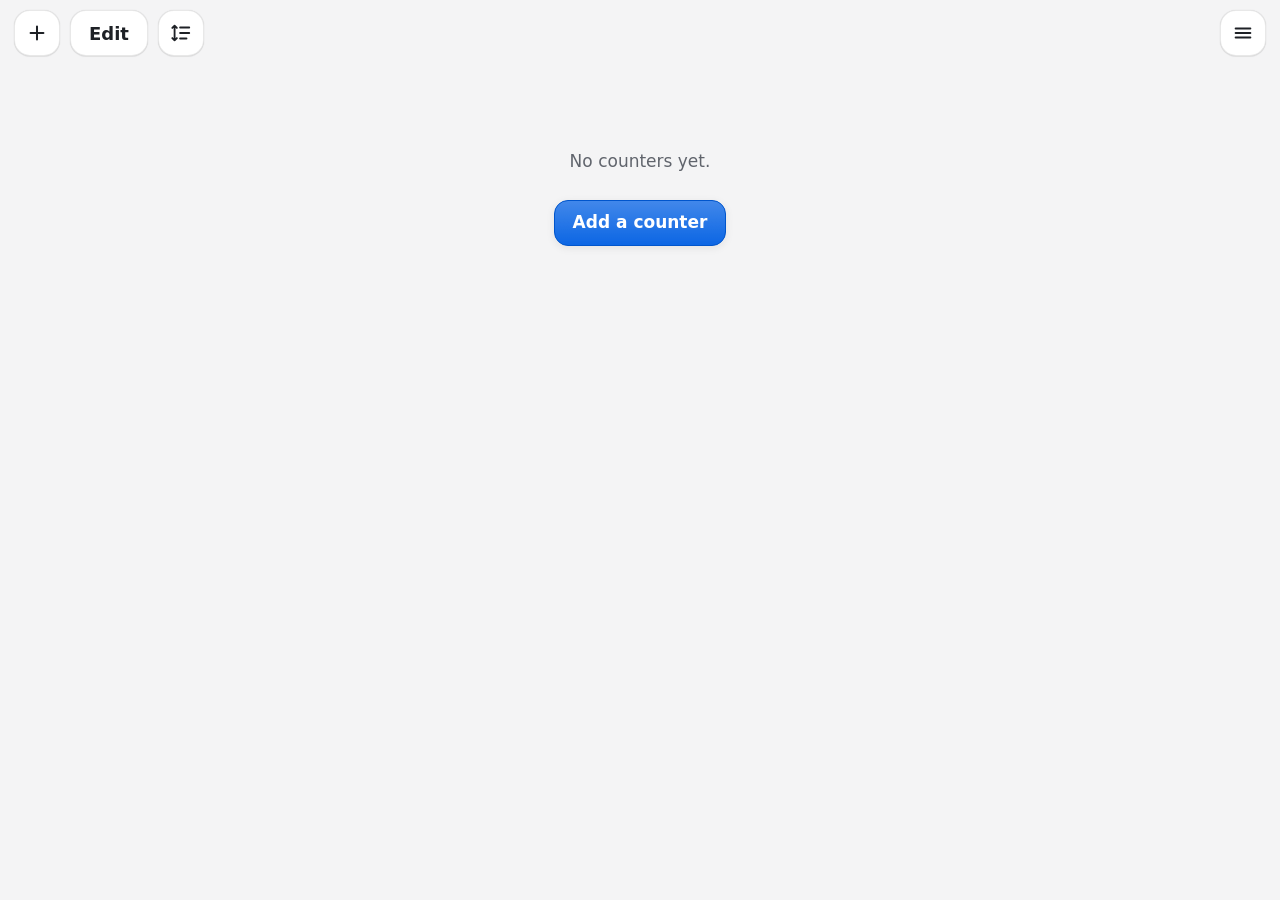
<file: counter/index.html>
<!doctype html>
<html lang="en">
<head>
<meta charset="utf-8">
<meta name="viewport" content="width=device-width, initial-scale=1, viewport-fit=cover, user-scalable=no">
<meta name="apple-mobile-web-app-capable" content="yes">
<meta name="mobile-web-app-capable" content="yes">
<meta name="apple-mobile-web-app-status-bar-style" content="default">
<meta name="apple-mobile-web-app-title" content="Counter">
<meta name="theme-color" content="#F4F4F5">
<link rel="manifest" href="manifest.json">
<link rel="apple-touch-icon" href="icon-180.png">
<link rel="icon" href="icon-180.png">
<meta name="description" content="Tally counters with colors, sorting and history. Works offline.">
<title>Counter</title>
<link rel="stylesheet" href="../shared/base.css">
<style>
/* Each counter is a card in its color, like the colored result cards in TV Mount:
   a pale tint of the hue, the name in the hue, the count on a tile. */
.cnt{display:grid;grid-template-columns:1fr auto;min-height:96px;padding:0;background:var(--cbg);border-color:transparent;color:var(--c);cursor:pointer;transition:filter .1s}
.cnt:active{filter:brightness(.96)}
.left{padding:14px 16px 8px;display:flex;flex-direction:column;justify-content:space-between;min-width:0}
.name{font-size:20px;font-weight:650;white-space:nowrap;overflow:hidden;text-overflow:ellipsis}
.today{font-size:13px;font-weight:600;opacity:.8;margin-top:2px;white-space:nowrap}
.chev{width:44px;height:36px;margin-left:-10px;display:grid;place-items:center}
.chev svg{width:22px;height:22px;transition:transform .2s}
.open .chev svg{transform:rotate(180deg)}
.num{margin:8px;border-radius:14px;background:var(--cbox);min-width:42vw;display:flex;align-items:center;justify-content:flex-end;padding:0 16px;font-size:56px;font-weight:600;font-variant-numeric:tabular-nums;line-height:1;transform-origin:right center;letter-spacing:-.02em}
.num svg{width:28px;height:28px;opacity:.9}
.bump{animation:bump .18s ease-out}
@keyframes bump{40%{transform:scale(1.1)}}
.more{grid-column:1/-1;display:flex;gap:8px;align-items:center;padding:0 8px 8px}
.more button{height:44px;padding:0 18px;border-radius:13px;font-size:17px;font-weight:650}
.move{display:flex;gap:6px}
.move button{width:40px;height:34px;border-radius:10px;display:grid;place-items:center}
.more button,.move button{background:var(--cbox);color:var(--c)}
.move button:disabled{opacity:.35}
.move svg{width:20px;height:20px}
.cnt,.sw{--cbox:var(--tile)}
.c-blue{--c:var(--blue);--cbg:var(--blue-bg)}.c-red{--c:var(--red);--cbg:var(--red-bg)}.c-yellow{--c:var(--yellow);--cbg:var(--yellow-bg)}
.c-green{--c:var(--green);--cbg:var(--green-bg)}.c-purple{--c:var(--purple);--cbg:var(--purple-bg)}.c-orange{--c:var(--orange);--cbg:var(--orange-bg)}
.c-gray{--c:var(--muted);--cbg:var(--tile);--cbox:var(--chip)}
.cnt.c-gray{color:var(--text);border-color:var(--tile-line)}
.swatches{display:flex;gap:10px;margin:4px 0 18px;flex-wrap:wrap}
.sw{width:40px;height:40px;border-radius:50%;background:var(--c);border:3px solid var(--tile);box-shadow:0 0 0 2px transparent}
.sw.on{box-shadow:0 0 0 2px var(--text)}
.sheet .input{margin-bottom:14px}
.sheet .stack{margin-top:4px}
</style>
</head>
<body>
<header>
  <button class="round" id="addBtn" aria-label="Add counter"><svg viewBox="0 0 24 24" fill="none" stroke="currentColor" stroke-width="2.2" stroke-linecap="round"><path d="M12 5v14M5 12h14"/></svg></button>
  <button class="round pill" id="editBtn">Edit</button>
  <button class="round" id="sortBtn" aria-label="Sort"><svg viewBox="0 0 24 24" fill="none" stroke="currentColor" stroke-width="2" stroke-linecap="round" stroke-linejoin="round"><path d="M5 4v16M2.5 6.5 5 4l2.5 2.5M2.5 17.5 5 20l2.5-2.5M11 6h10M11 12h10M11 18h7"/></svg></button>
  <span class="sp"></span>
  <button class="round" id="setBtn" aria-label="Menu"><svg viewBox="0 0 24 24" fill="none" stroke="currentColor" stroke-width="2.2" stroke-linecap="round"><path d="M4 7h16M4 12h16M4 17h16"/></svg></button>
</header>

<main id="list"></main>

<script src="../shared/base.js"></script>
<script>
const KEY = 'counter-v1';
// Calculator palette: blue, red, yellow first
const COLORS = ['#0A57D0','#D02A2A','#F4B400','#1F9D55','#7C3AED','#F28A00','#6E6E76'];
// old palette -> new, so existing counters pick up the new colors
const OLD_COLORS = {'#4fb89a':'#1F9D55','#4a8fd9':'#0A57D0','#e0a13a':'#F4B400','#FFD60A':'#F4B400','#e06a58':'#D02A2A','#8b6fd6':'#7C3AED','#3fa7b8':'#0A57D0','#0E8FB8':'#0A57D0','#7a8a99':'#6E6E76'};
const ICON = {
  chev:'<svg viewBox="0 0 24 24" fill="none" stroke="currentColor" stroke-width="2.4" stroke-linecap="round" stroke-linejoin="round"><path d="m5 9 7 7 7-7"/></svg>',
  up:'<svg viewBox="0 0 24 24" fill="none" stroke="currentColor" stroke-width="2.4" stroke-linecap="round" stroke-linejoin="round"><path d="m6 15 6-6 6 6"/></svg>',
  down:'<svg viewBox="0 0 24 24" fill="none" stroke="currentColor" stroke-width="2.4" stroke-linecap="round" stroke-linejoin="round"><path d="m6 9 6 6 6-6"/></svg>',
  pen:'<svg viewBox="0 0 24 24" fill="none" stroke="currentColor" stroke-width="2" stroke-linecap="round" stroke-linejoin="round"><path d="M4 20h4L19 9l-4-4L4 16v4zM14 6l4 4"/></svg>'
};

const { $, esc, uid, buzz, sheet, closeSheet, themeSegHTML, homeLinkHTML } = App;
// Saved colors stay as they are; each one shows as the matching TV Mount hue.
const HUE = {'#0A57D0':'blue','#D02A2A':'red','#F4B400':'yellow','#1F9D55':'green','#7C3AED':'purple','#F28A00':'orange','#6E6E76':'gray'};
const hueClass = color => HUE[color] ? ' c-' + HUE[color] : '';
const hueStyle = color => HUE[color] ? '' : ` style="--c:${esc(color)};--cbg:color-mix(in srgb,${esc(color)} 16%,var(--tile))"`;

function load() {
  try {
    const s = JSON.parse(localStorage.getItem(KEY));
    if (s && Array.isArray(s.counters)) {
      s.counters.forEach(c => { if (OLD_COLORS[c.color]) c.color = OLD_COLORS[c.color]; });
      return Object.assign({sort:'manual', theme:'auto'}, s);
    }
  } catch (e) {}
  return {counters:[], sort:'manual', theme:'auto'};
}
function save() { try { localStorage.setItem(KEY, JSON.stringify(S)); } catch (e) {} }
// One theme setting is shared by every app on this site (shared/base.js). Counter also keeps
// a copy in its own data, as before; an old copy still counts when the shared setting is missing.
function loadTheme() { try { return localStorage.getItem('theme') || S.theme || 'auto'; } catch (e) { return 'auto'; } }
function syncTheme() { try { const t = localStorage.getItem('theme'); if (t && t !== S.theme) { S.theme = t; save(); } } catch (e) {} }

let S = load();
S.theme = loadTheme();
try { if (!localStorage.getItem('theme') && S.theme !== 'auto') localStorage.setItem('theme', S.theme); } catch (e) {}
let editing = false;
const expanded = new Set();

// events = list of tap timestamps
const count = c => c.events.length;
const today = c => { const d = new Date(); d.setHours(0, 0, 0, 0); const t = d.getTime(); let n = 0; for (let i = c.events.length - 1; i >= 0 && c.events[i] >= t; i--) n++; return n; };

function sorted() {
  const a = [...S.counters];
  if (S.sort === 'name') a.sort((x, y) => x.name.localeCompare(y.name, undefined, {numeric:true}));
  if (S.sort === 'count') a.sort((x, y) => count(y) - count(x));
  return a;
}

function cardHTML(c, i, n) {
  const open = expanded.has(c.id) && !editing;
  const left = editing
    ? (S.sort === 'manual'
        ? `<div class="move"><button data-action="up" ${i === 0 ? 'disabled' : ''} aria-label="Move up">${ICON.up}</button><button data-action="down" ${i === n - 1 ? 'disabled' : ''} aria-label="Move down">${ICON.down}</button></div>`
        : '<div></div>')
    : `<button class="chev" data-action="toggle" aria-label="More">${ICON.chev}</button>`;
  return `<div class="card cnt${open ? ' open' : ''}${hueClass(c.color)}"${hueStyle(c.color)} data-id="${c.id}" data-action="${editing ? 'edit' : 'inc'}">
    <div class="left"><div><div class="name">${esc(c.name)}</div>${!editing && today(c) && today(c) !== count(c) ? `<div class="today">${today(c)} today</div>` : ''}</div>${left}</div>
    <div class="num" id="n-${c.id}">${editing ? ICON.pen : count(c)}</div>
    ${open ? `<div class="more" data-action="none">
      <button data-action="dec">−1</button>
      <button data-action="reset">Reset</button>
    </div>` : ''}
  </div>`;
}

function render() {
  $('#editBtn').textContent = editing ? 'Done' : 'Edit';
  const arr = sorted();
  $('#list').innerHTML = arr.length
    ? arr.map((c, i) => cardHTML(c, i, arr.length)).join('')
    : `<div class="empty"><p>No counters yet.</p><button class="primary" data-action="add">Add a counter</button></div>`;
}

function bump(id) {
  const el = document.getElementById('n-' + id);
  if (!el) return;
  el.classList.remove('bump'); void el.offsetWidth; el.classList.add('bump');
}

/* Sheets */

function openCounterSheet(c) {
  let color = c ? c.color : COLORS[S.counters.length % COLORS.length];
  const el = sheet(`<h2>${c ? 'Edit counter' : 'New counter'}</h2>
    <input class="input" id="fName" type="text" placeholder="Name" maxlength="30" autocomplete="off" enterkeyhint="done" value="${c ? esc(c.name) : ''}">
    <div class="swatches">${COLORS.map(x => `<button class="sw${x === color ? ' on' : ''} c-${HUE[x]}" data-color="${x}" aria-label="Color"></button>`).join('')}</div>
    <div class="actions">${c ? '<button class="danger" data-act="del">Delete</button>' : ''}<span class="sp"></span>
      <button class="btn" data-act="cancel">Cancel</button><button class="primary" data-act="save">${c ? 'Save' : 'Add'}</button></div>`, 'top');
  const input = el.querySelector('#fName');
  input.focus();

  const doSave = () => {
    const name = input.value.trim();
    if (!name) { input.placeholder = 'Enter a name'; input.focus(); return; }
    if (c) { c.name = name; c.color = color; }
    else S.counters.push({id: uid(), name, color, events: []});
    save(); closeSheet(); render();
  };
  input.addEventListener('keydown', e => { if (e.key === 'Enter') doSave(); });
  el.addEventListener('click', e => {
    const sw = e.target.closest('[data-color]');
    if (sw) {
      color = sw.dataset.color;
      el.querySelectorAll('.sw').forEach(s => s.classList.toggle('on', s === sw));
      return;
    }
    const act = e.target.closest('[data-act]')?.dataset.act;
    if (act === 'cancel') closeSheet();
    if (act === 'save') doSave();
    if (act === 'del' && confirm(`Delete ${c.name}?`)) {
      S.counters = S.counters.filter(x => x !== c);
      save(); closeSheet(); render();
    }
  });
}

function openSortSheet() {
  const opts = [['manual','Manual order'],['name','Name'],['count','Highest count']];
  const el = sheet(`<h2>Sort</h2>${opts.map(([k, l]) =>
    `<button class="opt" data-sort="${k}">${l}<span class="check">${S.sort === k ? '✓' : ''}</span></button>`).join('')}`);
  el.addEventListener('click', e => {
    const b = e.target.closest('[data-sort]');
    if (!b) return;
    S.sort = b.dataset.sort; save(); closeSheet(); render();
  });
}

function openSettings() {
  const el = sheet(`<h2>Settings</h2>
    ${themeSegHTML()}
    <div class="stack">
      <button class="danger" data-act="all">Reset all counts</button>
      <button class="danger" data-act="wipe">Delete all counters</button>
    </div>${homeLinkHTML()}`);
  el.addEventListener('click', e => {
    setTimeout(syncTheme);   // the shared sheet sets the theme after this handler
    const act = e.target.closest('[data-act]')?.dataset.act;
    if (act === 'all' && confirm('Reset every counter to 0?')) {
      S.counters.forEach(c => c.events = []);
      save(); closeSheet(); render();
    }
    if (act === 'wipe' && S.counters.length && confirm(`Delete all ${S.counters.length} counters? This can't be undone.`)) {
      S.counters = []; expanded.clear(); editing = false;
      save(); closeSheet(); render();
    }
  });
}

/* Events */
$('#list').addEventListener('click', e => {
  const btn = e.target.closest('[data-action]');
  if (!btn) return;
  const a = btn.dataset.action;
  if (a === 'add') return openCounterSheet();
  const id = e.target.closest('.card')?.dataset.id;
  const c = S.counters.find(x => x.id === id);
  if (!c) return;

  if (a === 'inc') { c.events.push(Date.now()); save(); render(); bump(id); buzz(12); }
  if (a === 'dec' && count(c) > 0) { c.events.pop(); save(); render(); bump(id); buzz([8, 30, 8]); }
  if (a === 'toggle') { expanded.has(id) ? expanded.delete(id) : expanded.add(id); render(); }
  if (a === 'edit') openCounterSheet(c);
  if (a === 'reset' && confirm(`Reset ${c.name} to 0?`)) { c.events = []; save(); render(); }
  if (a === 'up' || a === 'down') {
    const i = S.counters.indexOf(c), j = a === 'up' ? i - 1 : i + 1;
    if (j < 0 || j >= S.counters.length) return;
    [S.counters[i], S.counters[j]] = [S.counters[j], S.counters[i]];
    save(); render();
  }
});

$('#addBtn').onclick = () => openCounterSheet();
$('#editBtn').onclick = () => { editing = !editing; render(); };
$('#sortBtn').onclick = openSortSheet;
$('#setBtn').onclick = openSettings;
window.addEventListener('storage', e => { if (e.key === 'theme' && e.newValue) S.theme = e.newValue; });

App.init();
render();
</script>
</body>
</html>
</file>
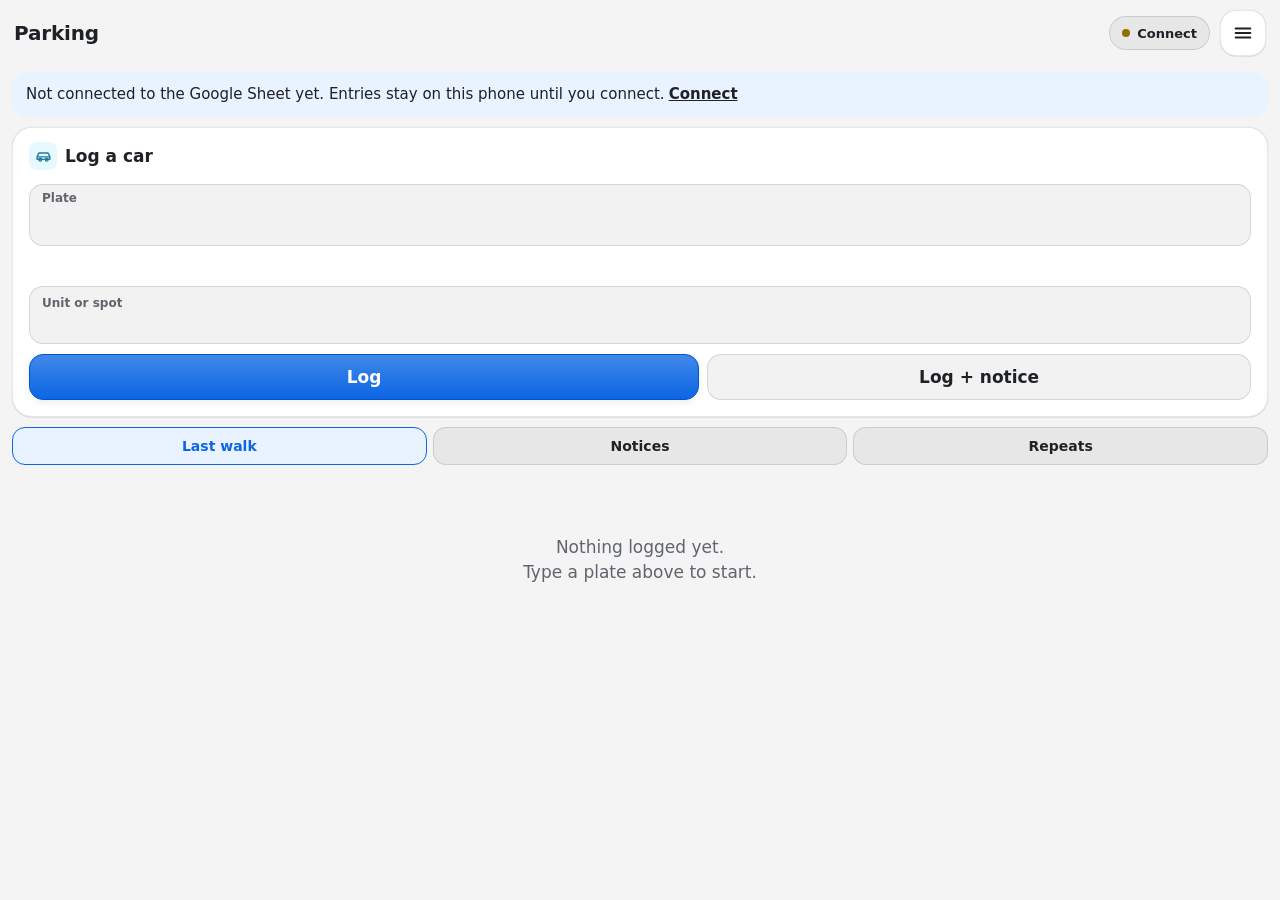
<file: parking/index.html>
<!doctype html>
<html lang="en">
<head>
<meta charset="utf-8">
<meta name="viewport" content="width=device-width, initial-scale=1, viewport-fit=cover">
<meta name="apple-mobile-web-app-capable" content="yes">
<meta name="mobile-web-app-capable" content="yes">
<meta name="apple-mobile-web-app-status-bar-style" content="default">
<meta name="apple-mobile-web-app-title" content="Parking">
<meta name="theme-color" content="#F4F4F5">
<meta name="robots" content="noindex, nofollow">
<link rel="manifest" href="manifest.json">
<link rel="apple-touch-icon" href="icon-180.png">
<link rel="icon" href="icon-180.png">
<link rel="stylesheet" href="../shared/base.css">
<title>Parking</title>
<style>
:root{--mono:ui-monospace,"SF Mono",Menlo,Consolas,monospace;--hot:#C9372C}
.mono{font-family:var(--mono);font-weight:700;letter-spacing:.04em}

/* status pill */
.pill{display:flex;align-items:center;gap:7px;height:34px;padding:0 12px;border-radius:17px;font-size:13px;font-weight:600;background:var(--chip);border:.5px solid var(--chip-line);white-space:nowrap}
.dot{width:8px;height:8px;border-radius:50%;background:var(--muted);flex-shrink:0}
.dot.ok{background:var(--green)} .dot.warn{background:var(--yellow)} .dot.bad{background:var(--red)}
.dot.busy{background:var(--blue);animation:blink 1s ease-in-out infinite}
@keyframes blink{50%{opacity:.25}}

.banner{border-radius:16px;padding:12px 14px;margin-bottom:10px;font-size:15px;line-height:1.4;background:var(--blue-bg);color:var(--text)}
.banner.bad{background:var(--danger);color:var(--danger-text)}
.banner button{font-weight:700;text-decoration:underline;margin-left:4px}

/* entry card */
.fld.plate .fv{font:700 28px/1.2 var(--mono);letter-spacing:.1em;text-transform:uppercase}
.fld + .fld{margin-top:8px}
.hint{min-height:22px;font-size:15px;line-height:1.4;color:var(--muted);margin:9px 2px 9px}
.hint b{color:var(--text)}
.hint.repeat b.n{color:var(--red)} .hint.second b.n{color:var(--blue)}
.sugg{display:flex;flex-wrap:wrap;gap:6px;margin:0 0 9px}
.sugg button{height:34px;padding:0 11px;border-radius:10px;font:700 15px var(--mono);letter-spacing:.05em;background:var(--chip);border:.5px solid var(--chip-line)}
.go{display:flex;gap:8px;margin-top:10px}
.go .primary{flex:1.25} .go .btn{flex:1}

/* the three lists, each a card with its own color */
.views{margin:2px 0 10px}
.views button{font-size:14px}
.views b{font-size:12px;font-weight:700;margin-left:6px;padding:1px 6px;border-radius:8px;background:var(--chip)}
.views .on b{background:var(--blue);color:var(--bg)}
.sec-h .sum{margin-left:auto;font-size:11px;font-weight:700;letter-spacing:.05em;text-transform:uppercase;color:var(--muted);white-space:nowrap}
.sec-b.rows{padding:0 16px 2px}

/* list rows */
.list{padding:2px 14px}
.item{display:flex;align-items:center;gap:12px;width:100%;padding:13px 0;border-bottom:1px solid var(--line);text-align:left}
.item:last-child{border-bottom:0}
.item .pl{font-size:18px;min-width:92px}
.item .mid{flex:1;min-width:0}
.item .l1{font-size:15px;white-space:nowrap;overflow:hidden;text-overflow:ellipsis}
.item .l2{font-size:13px;color:var(--muted);margin-top:2px;white-space:nowrap;overflow:hidden;text-overflow:ellipsis}
.item.pending .pl::after{content:"";display:inline-block;width:6px;height:6px;border-radius:50%;background:var(--yellow);margin-left:6px;vertical-align:middle}
.flags{display:flex;flex-direction:column;align-items:flex-end;gap:4px;flex-shrink:0}
.flag{font-size:12px;font-weight:700;padding:4px 8px;border-radius:9px;white-space:nowrap;background:var(--chip);border:.5px solid var(--chip-line);color:var(--muted)}
.flag.blue{color:var(--blue);background:var(--blue-bg);border-color:transparent}
.flag.orange{color:var(--orange);background:var(--orange-bg);border-color:transparent}
.flag.red{color:var(--danger-text);background:var(--danger);border-color:var(--danger-line)}
.flag.hot{color:#fff;background:var(--hot);border-color:var(--hot)}
.bar{height:6px;border-radius:3px;background:var(--track);overflow:hidden;margin-top:7px}
.bar i{display:block;height:100%;background:var(--orange);border-radius:3px}
.bar.done i{background:var(--hot)}
.days{display:flex;flex-wrap:wrap;gap:5px;margin-top:6px}
.days span{font-size:12px;font-weight:600;padding:3px 7px;border-radius:7px;background:var(--chip);border:.5px solid var(--chip-line)}

/* detail sheet */
.sheet .plate-h{font:700 28px var(--mono);letter-spacing:.08em;margin:0}
.sheet .meta{color:var(--muted);font-size:15px;margin:4px 0 10px}
.sheet textarea.input{height:80px;padding:12px 14px;resize:none;line-height:1.35}
.sheet .flags{flex-direction:row;flex-wrap:wrap;align-items:center}
.nbox{border-radius:14px;padding:12px 14px;background:var(--chip);border:.5px solid var(--chip-line);font-size:15px;line-height:1.45}
.nbox.done{background:var(--danger);border-color:var(--danger-line)}
.linkbtn{font-size:15px;font-weight:600;color:var(--blue);padding:10px 2px}
.when{display:flex;gap:8px;margin-top:8px} .when .input{flex:1;font-size:16px}
.hist{font-size:15px}
.hist div{display:flex;justify-content:space-between;padding:8px 2px;border-bottom:1px solid var(--line)}
.hist div:last-child{border-bottom:0}
.hist span{color:var(--muted)}
.foot{display:flex;gap:8px;margin-top:18px}
.foot .primary{flex:1}
.msg{font-size:14px;margin-top:10px;line-height:1.4}
.msg.ok{color:var(--green)} .msg.bad{color:var(--red)}
.muted{color:var(--muted)}
</style>
</head>
<body>
<header>
  <h1>Parking</h1>
  <div class="sp"></div>
  <button class="pill" id="status"><span class="dot"></span><span>Starting</span></button>
  <button class="round" id="gear" aria-label="Menu"><svg viewBox="0 0 24 24" fill="none" stroke="currentColor" stroke-width="2.2" stroke-linecap="round"><path d="M4 7h16M4 12h16M4 17h16"/></svg></button>
</header>

<main>
  <div id="banner"></div>

  <section class="card sec hue-teal">
    <div class="sec-h"><span class="ic teal"><svg viewBox="0 0 24 24" fill="none" stroke="currentColor" stroke-width="2" stroke-linecap="round" stroke-linejoin="round"><path d="M3 16v-3.5L5.5 7h13l2.5 5.5V16z"/><path d="M3.5 12.5h17"/><circle cx="7.5" cy="16.5" r="2"/><circle cx="16.5" cy="16.5" r="2"/></svg></span><span>Log a car</span></div>
    <div class="sec-b">
      <label class="fld plate"><span class="fk">Plate</span><input id="plate" class="fv" autocapitalize="characters" autocomplete="off" autocorrect="off" spellcheck="false" enterkeyhint="next" maxlength="12"></label>
      <div id="hint" class="hint"></div>
      <div id="sugg" class="sugg" hidden></div>
      <label class="fld"><span class="fk">Unit or spot</span><input id="loc" class="fv" autocapitalize="characters" autocomplete="off" autocorrect="off" spellcheck="false" enterkeyhint="done" maxlength="40"></label>
      <div class="go">
        <button class="primary" id="log">Log</button>
        <button class="btn" id="logn">Log + notice</button>
      </div>
    </div>
  </section>

  <div class="seg views" id="tabs"></div>
  <div id="view"></div>
</main>

<script src="../shared/base.js"></script>
<script>
const { $, esc, uid, buzz, sheet, closeSheet, toast, themeSegHTML, homeLinkHTML } = App;
App.init();

/* ---------------------------------------------------------------- storage
   The Google Sheet is the record. This phone keeps a copy for offline use
   and a queue of changes not yet sent. If storage can't be read, nothing is
   written back, so a bad read can never wipe the queue. */
const K = { cfg: 'parking-cfg', rows: 'parking-rows', queue: 'parking-queue', meta: 'parking-meta' };
let storageOK = true;
function read(key, def) {
  try { const s = localStorage.getItem(key); return s == null ? def : JSON.parse(s); }
  catch (e) { storageOK = false; return def; }
}
function write(key, val) {
  if (!storageOK) return;
  try { localStorage.setItem(key, JSON.stringify(val)); } catch (e) { storageOK = false; }
}

let cfg = read(K.cfg, { url: '', key: '' });
let rows = read(K.rows, []);
let queue = read(K.queue, []);
let meta = read(K.meta, { lastSync: 0, sheetUrl: '', settings: null });
const SET = Object.assign({ repeatNights: 3, windowDays: 30, cutoffHour: 6 }, meta.settings || {});
const net = { busy: false, again: false, error: '', inflight: new Set() };
let tab = 'walk';

const OUTCOMES = ['Moved', 'Towed', 'Has pass', 'Void'];
const NOT_COUNTED = ['Void', 'Has pass'];

/* ---------------------------------------------------------------- dates */
const pad = n => String(n).padStart(2, '0');
const ymdOf = d => `${d.getFullYear()}-${pad(d.getMonth() + 1)}-${pad(d.getDate())}`;
const hmOf = d => `${pad(d.getHours())}:${pad(d.getMinutes())}`;
function toDate(ymd, hm) {
  const [y, m, d] = ymd.split('-').map(Number), [h, mi] = (hm || '00:00').split(':').map(Number);
  return new Date(y, m - 1, d, h, mi);
}
function nightKey(ymd, hm) {
  if (!hm || +hm.slice(0, 2) >= SET.cutoffHour) return ymd;
  const d = toDate(ymd, '12:00'); d.setDate(d.getDate() - 1); return ymdOf(d);
}
const nowNight = () => { const n = new Date(); return nightKey(ymdOf(n), hmOf(n)); };
const dayDiff = (a, b) => Math.round((toDate(b, '12:00') - toDate(a, '12:00')) / 864e5);
const DOW = ['Sun', 'Mon', 'Tue', 'Wed', 'Thu', 'Fri', 'Sat'];
const md = ymd => { const [, m, d] = ymd.split('-').map(Number); return `${m}/${d}`; };
const day = ymd => `${DOW[toDate(ymd, '12:00').getDay()]} ${md(ymd)}`;
function clock(hm) {
  if (!hm) return '';
  let [h, m] = hm.split(':').map(Number); const ap = h >= 12 ? 'PM' : 'AM'; h = h % 12 || 12;
  return `${h}:${pad(m)} ${ap}`;
}
const stamp = d => `${DOW[d.getDay()]} ${d.getMonth() + 1}/${d.getDate()} ${clock(hmOf(d))}`;
function span(ms) {
  const m = Math.max(0, Math.round(ms / 60000)), h = Math.floor(m / 60);
  return h ? `${h}h ${pad(m % 60)}m` : `${m}m`;
}
function ago(t) {
  const m = Math.round((Date.now() - t) / 60000);
  if (m < 1) return 'just now';
  if (m < 60) return m + ' min ago';
  const h = Math.round(m / 60); if (h < 24) return h + ' hr ago';
  return Math.round(h / 24) + ' days ago';
}
const norm = s => String(s || '').toUpperCase().replace(/[^A-Z0-9]/g, '');

/* ---------------------------------------------------------------- model */
function entries() {                       // sheet rows with queued changes on top
  let list = rows.map(r => Object.assign({}, r));
  for (const op of queue) {
    if (op.type === 'add') {
      if (!list.some(r => r.id === op.id)) list.push({ id: op.id, date: op.date, time: op.time, plate: op.plate,
        loc: op.loc || '', ndate: op.ndate || '', ntime: op.ntime || '', outcome: op.outcome || '', notes: op.notes || '', pending: true });
    } else if (op.type === 'update') {
      const r = list.find(r => r.id === op.id); if (r) { Object.assign(r, op.fields); r.pending = true; }
    } else if (op.type === 'delete') list = list.filter(r => r.id !== op.id);
  }
  return list.filter(r => r.plate && r.date).sort((a, b) => (b.date + b.time).localeCompare(a.date + a.time));
}

function plateStats(list) {
  const today = nowNight(), by = {};
  for (const r of list) {
    const s = by[r.plate] || (by[r.plate] = { plate: r.plate, entries: [], all: new Set(), recent: new Set() });
    s.entries.push(r);
    if (NOT_COUNTED.includes(r.outcome)) continue;
    const k = nightKey(r.date, r.time);
    s.all.add(k);
    const age = dayDiff(k, today);
    if (age >= 0 && age < SET.windowDays) s.recent.add(k);
  }
  return by;
}
const level = s => !s ? 'first' : s.recent.size >= SET.repeatNights ? 'repeat' : s.recent.size >= 2 ? 'second' : 'first';
const ord = n => n + (n % 100 >= 11 && n % 100 <= 13 ? 'th' : ['th', 'st', 'nd', 'rd'][n % 10] || 'th');

function notice(r) {
  if (!r.ndate || !r.ntime) return null;
  const t = toDate(r.ndate, r.ntime), elig = new Date(t.getTime() + 864e5);
  return { t, elig, open: !r.outcome, ready: Date.now() >= elig, frac: Math.min(1, (Date.now() - t) / 864e5) };
}

function flagsHTML(r, s) {
  const out = [], n = notice(r);
  if (r.outcome) out.push(`<span class="flag">${esc(r.outcome)}</span>`);
  else if (n && n.ready) out.push(`<span class="flag hot">Tow eligible</span>`);
  else if (n) out.push(`<span class="flag orange">Notice ${span(n.elig - Date.now())}</span>`);
  const lv = level(s);
  if (lv === 'repeat') out.push(`<span class="flag red">${s.recent.size} nights</span>`);
  else if (lv === 'second') out.push(`<span class="flag blue">2 nights</span>`);
  return out.join('');
}

/* ---------------------------------------------------------------- queue */
function enqueue(op, quiet) {
  op.opId = uid();
  const free = q => !net.inflight.has(q.opId);
  if (op.type === 'update') {
    const add = queue.find(q => q.type === 'add' && q.id === op.id && free(q));
    if (add) { Object.assign(add, op.fields); return commit(quiet); }
    const upd = queue.find(q => q.type === 'update' && q.id === op.id && free(q));
    if (upd) { Object.assign(upd.fields, op.fields); return commit(quiet); }
  }
  if (op.type === 'delete') {
    const add = queue.find(q => q.type === 'add' && q.id === op.id && free(q));
    if (add && !rows.some(r => r.id === op.id)) {
      queue = queue.filter(q => q.id !== op.id || !free(q));
      if (!queue.some(q => q.id === op.id)) return commit();
    }
  }
  queue.push(op);
  commit(quiet);
}
function commit(quiet) {
  write(K.queue, queue);
  render(quiet);
  clearTimeout(commit.t); commit.t = setTimeout(sync, 400);
}

function addEntry(withNotice) {
  const plate = norm($('#plate').value);
  if (!plate) { $('#plate').focus(); buzz(20); return; }
  const list = entries();
  const dup = list.find(r => r.plate === plate && nightKey(r.date, r.time) === nowNight());
  if (dup) { openEntry(dup.id); return; }
  const now = new Date(), date = ymdOf(now), time = hmOf(now);
  const op = { type: 'add', id: uid() + uid(), plate, loc: $('#loc').value.trim().toUpperCase(), date, time };
  if (withNotice) { op.ndate = date; op.ntime = time; }
  enqueue(op);
  const s = plateStats(entries())[plate], lv = level(s);
  let msg = `${plate} logged`;
  if (lv === 'repeat') msg += `, ${ord(s.recent.size)} night in ${SET.windowDays} days`;
  else if (lv === 'second') msg += ', 2nd night';
  if (withNotice) msg += ', notice started';
  toast(msg);
  buzz(lv === 'repeat' ? [40, 70, 40, 70, 40] : lv === 'second' ? [40, 70, 40] : 25);
  $('#plate').value = ''; $('#loc').value = '';
  tab = 'walk';
  render();
  $('#plate').focus();
}

/* ---------------------------------------------------------------- sync */
async function call(body) {
  const ctl = new AbortController(), t = setTimeout(() => ctl.abort(), 30000);
  try {
    const res = await fetch(cfg.url.trim(), { method: 'POST', body: JSON.stringify(body), redirect: 'follow',
      headers: { 'Content-Type': 'text/plain;charset=utf-8' }, signal: ctl.signal, cache: 'no-store' });
    const text = await res.text();
    let data;
    try { data = JSON.parse(text); }
    catch (e) { throw new Error('The link did not answer like the parking sheet. Check the web app address, and that access is set to Anyone.'); }
    if (!data.ok) throw new Error(data.error || 'The sheet returned an error');
    return data;
  } catch (e) {
    if (e.name === 'AbortError') throw new Error('The sheet took too long to answer');
    if (e instanceof TypeError) throw new Error(navigator.onLine ? 'Could not reach the sheet' : 'No signal');
    throw e;
  } finally { clearTimeout(t); }
}

async function sync() {
  if (!cfg.url || !cfg.key) { render(); return; }
  if (net.busy) { net.again = true; return; }
  net.busy = true; net.again = false; renderStatus();
  const ops = queue.slice(0, 40);
  ops.forEach(o => net.inflight.add(o.opId));
  try {
    const data = await call({ key: cfg.key, ops });
    const done = new Set(data.done || []);
    queue = queue.filter(o => !done.has(o.opId));
    rows = Array.isArray(data.rows) ? data.rows : rows;
    meta = { lastSync: Date.now(), sheetUrl: data.sheetUrl || meta.sheetUrl, settings: data.settings || meta.settings };
    Object.assign(SET, meta.settings || {});
    write(K.queue, queue); write(K.rows, rows); write(K.meta, meta);
    (data.errors || []).forEach(e => toast(e.error));
    net.error = '';
  } catch (e) {
    net.error = e.message || 'Could not reach the sheet';
  } finally {
    ops.forEach(o => net.inflight.delete(o.opId));
    net.busy = false;
  }
  render();
  if (!net.error && (net.again || queue.length)) setTimeout(sync, 50);
  return !net.error;
}

/* ---------------------------------------------------------------- render */
function renderStatus() {
  const el = $('#status');
  let dot = 'ok', text = 'Synced';
  if (!cfg.url || !cfg.key) { dot = 'warn'; text = queue.length ? `${queue.length} on phone` : 'Connect'; }
  else if (net.busy) { dot = 'busy'; text = 'Syncing'; }
  else if (queue.length) { dot = net.error ? 'bad' : 'warn'; text = `${queue.length} waiting`; }
  else if (net.error) { dot = 'bad'; text = net.error === 'No signal' ? 'Offline' : 'Not synced'; }
  else if (!meta.lastSync) { dot = 'warn'; text = 'Not synced'; }
  el.innerHTML = `<span class="dot ${dot}"></span><span>${esc(text)}</span>`;
}

function renderBanner() {
  let h = '';
  if (!storageOK) h = `<div class="banner bad">This phone is not saving the app's data. Keep the app open until the top says Synced.</div>`;
  else if (!cfg.url || !cfg.key) h = `<div class="banner">Not connected to the Google Sheet yet. Entries stay on this phone until you connect.<button data-act="settings">Connect</button></div>`;
  else if (net.error && net.error !== 'No signal' && queue.length) h = `<div class="banner bad">${esc(net.error)}. Your entries are safe on this phone.<button data-act="retry">Retry</button></div>`;
  $('#banner').innerHTML = h;
}

function renderHint() {
  const plate = norm($('#plate').value), hint = $('#hint'), sugg = $('#sugg');
  const list = entries(), stats = plateStats(list);
  hint.className = 'hint';
  sugg.hidden = true;
  $('#log').textContent = 'Log'; $('#logn').hidden = false;
  if (!plate) { hint.innerHTML = ''; return; }
  const s = stats[plate];
  if (!s) {
    hint.innerHTML = 'New plate';
    const near = Object.keys(stats).filter(p => p !== plate && p.startsWith(plate)).slice(0, 4);
    if (plate.length >= 2 && near.length) {
      sugg.hidden = false;
      sugg.innerHTML = near.map(p => `<button data-fill="${esc(p)}">${esc(p)}</button>`).join('');
    }
    return;
  }
  const tonight = s.entries.find(r => nightKey(r.date, r.time) === nowNight());
  if (tonight) {
    hint.innerHTML = `<b>Already logged tonight</b> at ${clock(tonight.time)}${tonight.loc ? ', ' + esc(tonight.loc) : ''}`;
    $('#log').textContent = 'Open entry'; $('#logn').hidden = true;
    return;
  }
  const lv = level(s), n = s.recent.size, last = s.entries[0];
  hint.className = 'hint ' + lv;
  const nights = [...s.recent].sort().map(md).join(', ');
  const parts = [];
  if (n) parts.push(`<b class="n">${n} ${n === 1 ? 'night' : 'nights'}</b> in ${SET.windowDays} days (${nights})`);
  else parts.push(`Last seen ${day(nightKey(last.date, last.time))}`);
  if (last.loc) parts.push('last at ' + esc(last.loc));
  const open = s.entries.find(r => notice(r) && !r.outcome);
  if (open) parts.push(notice(open).ready ? '<b class="n">notice expired</b>' : 'notice running');
  if (lv !== 'first') parts.push(`this would be the <b>${ord(n + 1)}</b>`);
  hint.innerHTML = parts.join(' · ');
}

function renderTabs(list, stats) {
  const open = list.filter(r => notice(r) && !r.outcome).length;
  const reps = Object.values(stats).filter(s => s.recent.size >= 2).length;
  const walk = walkKey(list);
  const T = [['walk', walk === nowNight() ? 'Tonight' : 'Last walk', walk ? list.filter(r => nightKey(r.date, r.time) === walk).length : 0],
             ['notices', 'Notices', open], ['repeats', 'Repeats', reps]];
  $('#tabs').innerHTML = T.map(([k, l, c]) => `<button data-tab="${k}" class="${tab === k ? 'on' : ''}">${l}${c ? `<b>${c}</b>` : ''}</button>`).join('');
}

function walkKey(list) {
  let k = '';
  for (const r of list) { const n = nightKey(r.date, r.time); if (n > k) k = n; }
  return k;
}

function itemHTML(r, s, l1, l2, extra = '', flags = null, showPlate = true) {
  return `<button class="item${r.pending ? ' pending' : ''}" data-open="${esc(r.id)}">
    ${showPlate ? `<div class="pl mono">${esc(r.plate)}</div>` : ''}
    <div class="mid"><div class="l1">${l1}</div>${l2 ? `<div class="l2">${l2}</div>` : ''}${extra}</div>
    <div class="flags">${flags == null ? flagsHTML(r, s) : flags}</div></button>`;
}
function nightsChip(s) {
  const lv = level(s);
  return lv === 'repeat' ? `<span class="flag red">${s.recent.size} nights</span>` : lv === 'second' ? `<span class="flag blue">2 nights</span>` : '';
}

// Each list is a card with its own color and icon, like the cards in TV Mount.
const LOOK = {
  walk: ['purple', '<path d="M20 14.5A8 8 0 1 1 9.5 4a6.5 6.5 0 0 0 10.5 10.5z"/>'],
  notices: ['orange', '<circle cx="12" cy="12" r="8.5"/><path d="M12 7.5V12l3 2"/>'],
  repeats: ['magenta', '<path d="m17 3 3 3-3 3"/><path d="M4 12v-2a4 4 0 0 1 4-4h12"/><path d="m7 21-3-3 3-3"/><path d="M20 12v2a4 4 0 0 1-4 4H4"/>']
};
function box(kind, title, sum, rows) {
  const [hue, glyph] = LOOK[kind];
  return `<section class="card sec hue-${hue}"><div class="sec-h"><span class="ic ${hue}"><svg viewBox="0 0 24 24" fill="none" stroke="currentColor" stroke-width="2" stroke-linecap="round" stroke-linejoin="round">${glyph}</svg></span><span>${title}</span><span class="sum">${sum}</span></div><div class="sec-b rows">${rows}</div></section>`;
}

function renderView() {
  const list = entries(), stats = plateStats(list);
  renderTabs(list, stats);
  const v = $('#view');

  if (tab === 'walk') {
    const k = walkKey(list);
    if (!k) { v.innerHTML = `<div class="empty">Nothing logged yet.<br>Type a plate above to start.</div>`; return; }
    const night = list.filter(r => nightKey(r.date, r.time) === k);
    const flagged = night.filter(r => level(stats[r.plate]) !== 'first').length;
    v.innerHTML = box('walk', day(k), `${night.length} ${night.length === 1 ? 'car' : 'cars'}${flagged ? ` · ${flagged} flagged` : ''}`, night.map(r => {
      return itemHTML(r, stats[r.plate], `${r.loc ? esc(r.loc) + ' · ' : ''}${clock(r.time)}`, r.notes ? esc(r.notes) : '');
    }).join(''));
    return;
  }

  if (tab === 'notices') {
    const open = list.filter(r => notice(r) && !r.outcome).sort((a, b) => notice(a).elig - notice(b).elig);
    if (!open.length) { v.innerHTML = `<div class="empty">No open towing notices.<br>Use Log + notice when you place one.</div>`; return; }
    v.innerHTML = box('notices', 'Open notices', '24-hour clock', open.map(r => {
        const n = notice(r);
        const l1 = n.ready ? `<b style="color:var(--red)">Tow eligible now</b>` : `Tow in ${span(n.elig - Date.now())}`;
        const l2 = `${r.loc ? esc(r.loc) + ' · ' : ''}placed ${stamp(n.t)}`;
        return itemHTML(r, stats[r.plate], l1, l2, `<div class="bar${n.ready ? ' done' : ''}"><i style="width:${(n.frac * 100).toFixed(1)}%"></i></div>`, nightsChip(stats[r.plate]));
      }).join(''));
    return;
  }

  const reps = Object.values(stats).filter(s => s.recent.size >= 2)
    .sort((a, b) => b.recent.size - a.recent.size || (b.entries[0].date + b.entries[0].time).localeCompare(a.entries[0].date + a.entries[0].time));
  if (!reps.length) { v.innerHTML = `<div class="empty">No plates seen on 2 or more nights in the last ${SET.windowDays} days.</div>`; return; }
  v.innerHTML = box('repeats', `Last ${SET.windowDays} days`, `${SET.repeatNights}+ nights is red`, reps.map(s => {
      const r = s.entries[0];
      const total = s.all.size > s.recent.size ? ` · ${s.all.size} nights total` : '';
      return `<button class="item" data-plate="${esc(s.plate)}">
        <div class="pl mono">${esc(s.plate)}</div>
        <div class="mid"><div class="l1">${r.loc ? 'Last at ' + esc(r.loc) : 'Last seen ' + day(r.date)}${total}</div>
        <div class="days">${[...s.recent].sort().reverse().map(k => `<span>${md(k)}</span>`).join('')}</div></div>
        <div class="flags">${flagsHTML({ plate: s.plate }, s)}${(() => { const o = s.entries.find(e => notice(e) && !e.outcome); return o ? flagsHTML({ ndate: o.ndate, ntime: o.ntime }, null) : ''; })()}</div></button>`;
    }).join(''));
}

function render(keepEntry) {      // keepEntry: the open sheet already shows what was typed
  renderStatus(); renderBanner(); renderHint(); renderView();
  if (keepEntry) return;
  const box = $('#entry'), typing = document.activeElement;
  if (openId && box && !(typing && box.contains(typing) && /INPUT|TEXTAREA/.test(typing.tagName))) refreshEntry();
}

/* ---------------------------------------------------------------- entry sheet */
let openId = null;

function openEntry(id) {
  openId = id;
  const r = entries().find(x => x.id === id);
  if (!r) { openId = null; return; }
  const el = sheet(`<div id="entry"></div>`);
  el.addEventListener('change', onEntryField);
  el.addEventListener('click', onEntryClick);
  refreshEntry(true);
}

function refreshEntry(first) {
  const box = $('#entry'); if (!box) { openId = null; return; }
  const list = entries(), r = list.find(x => x.id === openId);
  if (!r) { closeSheet(); openId = null; return; }
  const s = plateStats(list)[r.plate], n = notice(r);
  const sig = JSON.stringify([r, s && s.entries.length, s && s.recent.size]);
  if (!first && box.dataset.sig === sig) return;     // nothing changed, leave the buttons alone
  box.dataset.sig = sig;
  const keep = first ? null : { loc: $('#e-loc')?.value, notes: $('#e-notes')?.value, focus: document.activeElement?.id };

  let nb;
  if (n) {
    nb = `<div class="nbox${n.open && n.ready ? ' done' : ''}">
      Placed ${stamp(n.t)}<br>
      ${n.open ? (n.ready ? `<b>Tow eligible since ${stamp(n.elig)}</b>` : `Tow eligible ${stamp(n.elig)}, in ${span(n.elig - Date.now())}`) : `Closed: ${esc(r.outcome)}`}
      ${n.open ? `<div class="bar${n.ready ? ' done' : ''}"><i style="width:${(n.frac * 100).toFixed(1)}%"></i></div>` : ''}
    </div><button class="linkbtn" data-act="clear-notice">Remove notice</button>`;
  } else {
    const now = new Date();
    nb = `<button class="primary" style="width:100%" data-act="notice-now">Notice placed now</button>
      <button class="linkbtn" data-act="notice-other">Enter a different time</button>
      <div class="when" id="when" hidden><input class="input" type="date" id="n-date" value="${ymdOf(now)}"><input class="input" type="time" id="n-time" value="${hmOf(now)}"></div>
      <button class="btn" id="n-save" data-act="notice-save" style="width:100%;margin-top:8px" hidden>Save notice time</button>`;
  }

  const hist = s ? s.entries.map(e => `<div><b class="mono">${day(e.date)}</b><span>${clock(e.time)}${e.loc ? ' · ' + esc(e.loc) : ''}${e.outcome ? ' · ' + esc(e.outcome) : ''}${e.id === r.id ? ' · this one' : ''}</span></div>`).join('') : '';
  const lv = level(s);
  const count = s ? `${s.recent.size} ${s.recent.size === 1 ? 'night' : 'nights'} in ${SET.windowDays} days${s.all.size > s.recent.size ? `, ${s.all.size} total` : ''}` : '';

  $('#entry').innerHTML = `
    <div style="display:flex;align-items:center;gap:10px;justify-content:space-between">
      <h2 class="plate-h">${esc(r.plate)}</h2><div class="flags">${flagsHTML(r, s)}</div></div>
    <div class="meta">${day(r.date)} · ${clock(r.time)}${r.pending ? ' · waiting to send' : ''}</div>
    ${!r.id ? `<div class="banner bad">This entry has no ID yet. Run setup in the sheet once, then it can be edited here.</div>` : ''}
    <div class="label">Unit or spot</div>
    <input class="input" id="e-loc" value="${esc(r.loc)}" autocapitalize="characters" autocomplete="off">
    <div class="label">Towing notice</div>${nb}
    <div class="label">Outcome</div>
    <div class="chips">${OUTCOMES.map(o => `<button class="chip${r.outcome === o ? ' on' : ''}" data-outcome="${o}">${o}</button>`).join('')}</div>
    <div class="label">Notes</div>
    <textarea class="input" id="e-notes" placeholder="Color, make, anything useful">${esc(r.notes)}</textarea>
    <div class="label">${lv === 'repeat' ? '<span style="color:var(--red)">Repeat offender</span> · ' : ''}History · ${count}</div>
    <div class="hist">${hist}</div>
    <div class="foot"><button class="danger" data-act="delete">Delete</button><button class="primary" data-act="done">Done</button></div>`;

  if (keep) {
    if (keep.loc != null) $('#e-loc').value = keep.loc;
    if (keep.notes != null) $('#e-notes').value = keep.notes;
    if (keep.focus && $('#' + keep.focus)) $('#' + keep.focus).focus();
  }
}

function saveFields() {
  const r = entries().find(x => x.id === openId); if (!r || !r.id) return;
  const loc = $('#e-loc')?.value.trim().toUpperCase() ?? r.loc, notes = $('#e-notes')?.value.trim() ?? r.notes;
  const f = {};
  if (loc !== r.loc) f.loc = loc;
  if (notes !== r.notes) f.notes = notes;
  if (Object.keys(f).length) enqueue({ type: 'update', id: r.id, fields: f }, true);
}
function onEntryField(e) { if (e.target.id === 'e-loc' || e.target.id === 'e-notes') saveFields(); }

function onEntryClick(e) {
  const r = entries().find(x => x.id === openId); if (!r) return;
  const b = e.target.closest('[data-act],[data-outcome]'); if (!b) return;
  if (!r.id && b.dataset.act !== 'done') return;
  const act = b.dataset.act;
  if (b.dataset.outcome) {
    const o = r.outcome === b.dataset.outcome ? '' : b.dataset.outcome;
    enqueue({ type: 'update', id: r.id, fields: { outcome: o } }); buzz(15);
  } else if (act === 'notice-now') {
    const now = new Date();
    enqueue({ type: 'update', id: r.id, fields: { ndate: ymdOf(now), ntime: hmOf(now), outcome: '' } });
    toast('Notice started, 24 hours'); buzz(25);
  } else if (act === 'notice-other') {
    $('#when').hidden = false; $('#n-save').hidden = false; b.hidden = true;
  } else if (act === 'notice-save') {
    const d = $('#n-date').value, t = $('#n-time').value;
    if (!/^\d{4}-\d{2}-\d{2}$/.test(d) || !/^\d{2}:\d{2}/.test(t)) { toast('Pick a date and time'); return; }
    enqueue({ type: 'update', id: r.id, fields: { ndate: d, ntime: t.slice(0, 5) } });
  } else if (act === 'clear-notice') {
    enqueue({ type: 'update', id: r.id, fields: { ndate: '', ntime: '' } });
  } else if (act === 'delete') {
    if (b.dataset.armed) { saveFields(); enqueue({ type: 'delete', id: r.id }); closeSheet(); openId = null; toast(r.plate + ' deleted'); render(); }
    else { b.dataset.armed = '1'; b.textContent = 'Tap again to delete'; }
  } else if (act === 'done') {
    saveFields(); closeSheet(); openId = null; render();
  }
}

/* ---------------------------------------------------------------- plate sheet */
function openPlate(plate) {
  const list = entries(), s = plateStats(list)[plate]; if (!s) return;
  sheet(`<h2 class="plate-h">${esc(plate)}</h2>
    <div class="meta">${s.recent.size} nights in ${SET.windowDays} days · ${s.all.size} total</div>
    <div class="card list" style="margin:0">${s.entries.map(r => {
      const n = notice(r);
      return itemHTML(r, null, `<b>${day(r.date)}</b> · ${clock(r.time)}`, `${r.loc ? esc(r.loc) : ''}${n ? (r.loc ? ' · ' : '') + 'notice ' + clock(r.ntime) : ''}`, '', null, false);
    }).join('')}</div>`).addEventListener('click', e => {
    const b = e.target.closest('[data-open]'); if (b) openEntry(b.dataset.open);
  });
}

/* ---------------------------------------------------------------- settings */
function openSettings() {
  openId = null;
  const el = sheet(`<h2>Settings</h2>
    <div class="label">Google Sheet connection</div>
    <div class="stack">
      <input class="input" id="s-url" placeholder="Web app address" value="${esc(cfg.url)}" autocapitalize="off" autocomplete="off" autocorrect="off" spellcheck="false" inputmode="url">
      <input class="input" id="s-key" placeholder="Passcode" value="${esc(cfg.key)}" autocapitalize="off" autocomplete="off" autocorrect="off" spellcheck="false">
      <button class="primary" data-act="save">Save and test</button>
    </div>
    <div class="msg" id="s-msg"></div>
    <div class="label">Status</div>
    <div class="nbox" id="s-status"></div>
    ${meta.sheetUrl ? `<a class="btn" style="width:100%;margin-top:10px" href="${esc(meta.sheetUrl)}" target="_blank" rel="noopener">Open the Google Sheet</a>` : ''}
    <div class="label" style="margin-top:18px">How flags work</div>
    <div class="muted" style="font-size:14px;line-height:1.45">A plate turns blue on its 2nd night and red at ${SET.repeatNights} nights within ${SET.windowDays} days. Sightings before ${SET.cutoffHour} AM count toward the night before. Outcomes of Void or Has pass don't count. The sheet emails you about repeat offenders and expired notices.</div>
    <div style="margin-top:18px">${themeSegHTML()}</div>${homeLinkHTML()}`);
  const status = () => {
    const box = $('#s-status'); if (!box) return;
    box.innerHTML = `${meta.lastSync ? 'Last synced ' + ago(meta.lastSync) : 'Never synced'}<br>
      ${queue.length ? `${queue.length} ${queue.length === 1 ? 'change' : 'changes'} waiting to send` : 'Nothing waiting to send'}
      ${net.error ? `<br><span style="color:var(--red)">${esc(net.error)}</span>` : ''}`;
  };
  status();
  el.addEventListener('click', async e => {
    if (!e.target.closest('[data-act="save"]')) return;
    const url = $('#s-url').value.trim(), key = $('#s-key').value.trim(), msg = $('#s-msg');
    if (!/^https:\/\/script\.google(usercontent)?\.com\//.test(url)) { msg.className = 'msg bad'; msg.textContent = 'Paste the web app address. It starts with https://script.google.com/'; return; }
    if (!key) { msg.className = 'msg bad'; msg.textContent = 'Enter the passcode.'; return; }
    cfg = { url, key }; write(K.cfg, cfg);
    msg.className = 'msg'; msg.textContent = 'Testing…';
    while (net.busy) await new Promise(r => setTimeout(r, 200));
    const ok = await sync();
    if (!$('#s-msg')) return;
    msg.className = ok ? 'msg ok' : 'msg bad';
    msg.textContent = ok ? `Connected. ${rows.length} entries in the sheet.` : net.error;
    status();
  });
}

/* ---------------------------------------------------------------- events */
$('#plate').addEventListener('input', renderHint);
$('#plate').addEventListener('keydown', e => { if (e.key === 'Enter') { e.preventDefault(); $('#loc').focus(); } });
$('#loc').addEventListener('keydown', e => { if (e.key === 'Enter') { e.preventDefault(); addEntry(false); } });
$('#log').addEventListener('click', () => addEntry(false));
$('#logn').addEventListener('click', () => addEntry(true));
$('#gear').addEventListener('click', openSettings);
$('#status').addEventListener('click', () => (cfg.url && cfg.key && (queue.length || net.error)) ? sync() : openSettings());
$('#sugg').addEventListener('click', e => {
  const b = e.target.closest('[data-fill]'); if (!b) return;
  $('#plate').value = b.dataset.fill; renderHint(); $('#loc').focus();
});
$('#tabs').addEventListener('click', e => { const b = e.target.closest('[data-tab]'); if (b) { tab = b.dataset.tab; renderView(); } });
$('#view').addEventListener('click', e => {
  const o = e.target.closest('[data-open]'); if (o) return openEntry(o.dataset.open);
  const p = e.target.closest('[data-plate]'); if (p) openPlate(p.dataset.plate);
});
$('#banner').addEventListener('click', e => {
  const b = e.target.closest('[data-act]'); if (!b) return;
  if (b.dataset.act === 'settings') openSettings(); else sync();
});
window.addEventListener('online', sync);
document.addEventListener('visibilitychange', () => { if (document.visibilityState === 'visible') { render(); sync(); } });
setInterval(() => { if (document.visibilityState === 'visible' && !document.querySelector('.backdrop')) renderView(); }, 30000);
setInterval(() => { if (document.visibilityState === 'visible' && (queue.length || Date.now() - meta.lastSync > 120000)) sync(); }, 60000);

render();
sync();
</script>
</body>
</html>
</file>
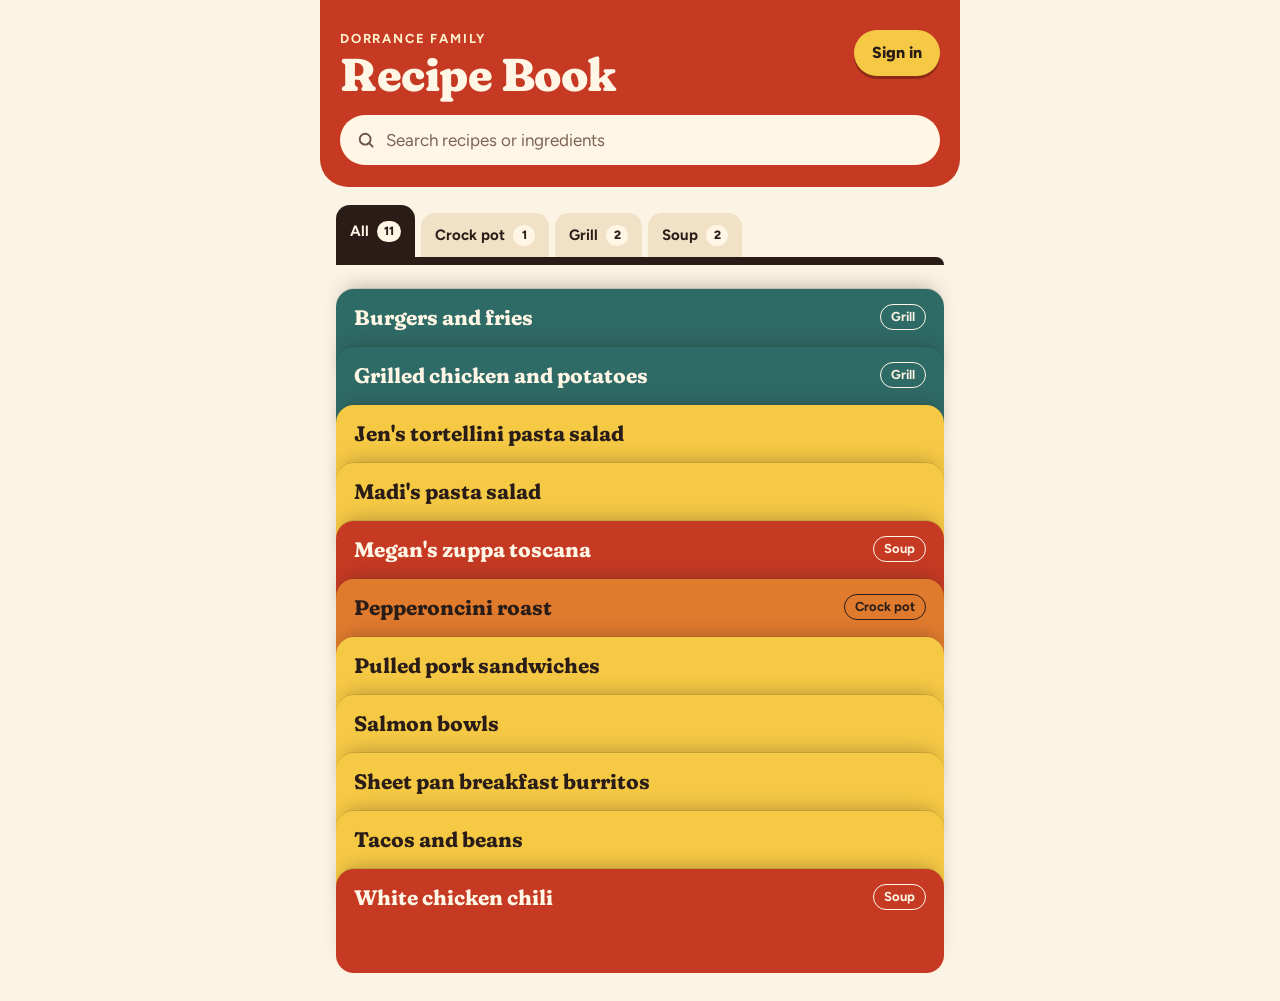
<file: recipes/index.html>
<!doctype html>
<html lang="en">
<head>
<meta charset="utf-8">
<meta name="viewport" content="width=device-width, initial-scale=1, viewport-fit=cover">
<title>Dorrance Family Recipe Book</title>
<meta name="apple-mobile-web-app-capable" content="yes">
<meta name="mobile-web-app-capable" content="yes">
<meta name="apple-mobile-web-app-status-bar-style" content="default">
<meta name="apple-mobile-web-app-title" content="Recipes">
<meta name="theme-color" content="#C63A24">
<link rel="icon" href="favicon.svg" type="image/svg+xml">
<link rel="icon" href="favicon-32.png" type="image/png" sizes="32x32">
<link rel="apple-touch-icon" href="apple-touch-icon.png">
<script>
// Follow the site theme setting (key "theme": auto | light | dark | aurora). This page has no Aurora look; it shows Night.
try{const t=localStorage.getItem('theme');if(t==='light'||t==='dark'||t==='aurora')document.documentElement.dataset.theme=t}catch(e){}
</script>
<link rel="preconnect" href="https://fonts.googleapis.com">
<link rel="preconnect" href="https://fonts.gstatic.com" crossorigin>
<link rel="stylesheet" href="https://fonts.googleapis.com/css2?family=Figtree:wght@400..800&family=Fraunces:opsz,wght,SOFT@9..144,400..900,0..100&display=swap">
<style>
/* A warm kitchen app: a tomato header, a box of recipe cards colored by category, and each recipe on an index card.
   The recipe, cooking mode, the editor and Settings are full screens over the box (app.js), and so are the meal plan
   and the grocery list for the two planners. Themes: Day and Night.
   The design is the "Recipes v2" canvas; docs/recipes-handoff.md has the rules. */
:root {
  --tomato: #C63A24; --tomato-deep: #A82F1C; --shadow: #8E2817;
  --butter: #F6C945; --carrot: #E07B2E; --cream: #FFF6E6; --kicker: #FFF1CC; --on-butter: #2A1D17;
  --ground: #FBF3E4;
  --surface: #FFFBF4;
  --ink: #2A1D17;
  --soft: #6B5348;
  --line: #E8D9BF;
  --tint: #F1E2C7;
  --track: #F3E8D6;
  --edge: #9C826A;
  --hint: #7A6355;
  --card: #FFFDF8;
  --red-rule: #E0705C;
  --blue-rule: #BCD0E6;
  --link: #C63A24;
  --link-hover: #A82F1C;
  --note: #FCE7A6;
  --kick: #C63A24;
  --solid: #2A1D17;
  --on-solid: #FFF6E6;
  --focus: #2F6FD0;
  --lift: rgba(42, 29, 23, .35);
  --lift-edge: rgba(42, 29, 23, .10);
  --dim: rgba(42, 29, 23, .45);
  color-scheme: light;
}
@media (prefers-color-scheme: dark) {
  :root:not([data-theme="light"]) {
    --ground: #1C1512; --surface: #2A201B; --ink: #F6EBDA; --soft: #C8B6A3; --line: #3D3029; --tint: #33271F; --track: #33271F;
    --edge: #93806E; --hint: #A8968A; --card: #2A201B; --red-rule: #B85544; --blue-rule: #3D3029; --link: #F2836B; --link-hover: #FFA48F;
    --note: #3F321C; --kick: #F6C945; --solid: #F6EBDA; --on-solid: #2A1D17; --focus: #8FB8FF; --lift: rgba(0, 0, 0, .6); --lift-edge: rgba(0, 0, 0, .3);
    --dim: rgba(10, 6, 4, .6); color-scheme: dark;
  }
}
:root[data-theme="dark"], :root[data-theme="aurora"] {
  --ground: #1C1512; --surface: #2A201B; --ink: #F6EBDA; --soft: #C8B6A3; --line: #3D3029; --tint: #33271F; --track: #33271F;
  --edge: #93806E; --hint: #A8968A; --card: #2A201B; --red-rule: #B85544; --blue-rule: #3D3029; --link: #F2836B; --link-hover: #FFA48F;
  --note: #3F321C; --kick: #F6C945; --solid: #F6EBDA; --on-solid: #2A1D17; --focus: #8FB8FF; --lift: rgba(0, 0, 0, .6); --lift-edge: rgba(0, 0, 0, .3);
  --dim: rgba(10, 6, 4, .6); color-scheme: dark;
}

* { box-sizing: border-box; }
html { -webkit-text-size-adjust: 100%; text-size-adjust: 100%; }
html.locked { overflow: hidden; }
body {
  margin: 0; min-height: 100vh; background: var(--ground); color: var(--ink);
  font-family: 'Figtree', system-ui, -apple-system, 'Segoe UI', sans-serif; font-size: 16px; line-height: 1.4;
  -webkit-tap-highlight-color: transparent;
}
button, input, textarea { font: inherit; color: inherit; }
button { cursor: pointer; -webkit-user-select: none; user-select: none; }
button:disabled { cursor: default; }
a { color: var(--link); }
a:hover { color: var(--link-hover); }
input::placeholder, textarea::placeholder { color: var(--hint); opacity: 1; }
:focus-visible { outline: 3px solid var(--focus); outline-offset: 2px; }
.vh { position: absolute; width: 1px; height: 1px; overflow: hidden; clip: rect(0 0 0 0); white-space: nowrap; }
[hidden] { display: none !important; }
svg { flex: none; }
.serif { font-family: 'Fraunces', 'Iowan Old Style', Georgia, serif; font-variation-settings: 'SOFT' 100; }
h1, h2, h3 { margin: 0; }

/* ---- buttons ---- */
.pill {
  display: inline-flex; align-items: center; justify-content: center; gap: 8px; min-height: 44px; padding: 0 18px;
  border: 1.5px solid var(--ink); border-radius: 999px; background: transparent; font-size: 15px; font-weight: 700;
}
.pill.solid { border-color: var(--solid); background: var(--solid); color: var(--on-solid); }
.pill.tomato { border-color: var(--tomato); background: var(--tomato); color: var(--cream); }
.pill.butter { border-color: var(--butter); background: var(--butter); color: var(--on-butter); }
.pill.quiet { border-color: transparent; color: var(--link); font-weight: 800; }
.pill.armed { border-color: var(--link); color: var(--link); }
.pill.big { width: 100%; min-height: 58px; font-size: 18px; font-weight: 800; }
.pill.tomato.big { box-shadow: 0 4px 0 var(--shadow); }
.pill:disabled { opacity: .55; }
.backlink {
  display: inline-flex; align-items: center; gap: 4px; min-height: 44px; padding: 0 10px 0 4px; border: 0; background: none;
  color: var(--link); font-size: 16px; font-weight: 700; text-decoration: none;
}
.iconbtn { display: inline-flex; align-items: center; justify-content: center; width: 44px; height: 44px; border: 0; border-radius: 999px; background: none; }

/* ---- the recipe box ---- */
.hero {
  display: flex; flex-direction: column; gap: 18px; padding: calc(30px + env(safe-area-inset-top)) calc(20px + env(safe-area-inset-right)) 22px calc(20px + env(safe-area-inset-left));
  background: var(--tomato); color: var(--cream); border-radius: 0 0 28px 28px;
}
.hero-top { display: flex; align-items: flex-start; justify-content: space-between; gap: 12px; }
.hero-title { display: flex; flex-direction: column; gap: 4px; min-width: 0; }
.kicker { font-size: 13px; font-weight: 700; letter-spacing: .14em; text-transform: uppercase; color: var(--kicker); }
.hero h1 { font-weight: 800; font-size: 46px; line-height: .98; letter-spacing: -.01em; }
.addbtn {
  display: flex; align-items: center; justify-content: center; width: 52px; height: 52px; border: 0; border-radius: 999px;
  background: var(--butter); color: var(--on-butter); box-shadow: 0 3px 0 var(--shadow);
}
.signin { flex: none; white-space: nowrap; min-height: 46px; border: 0; background: var(--butter); color: var(--on-butter); font-size: 16px; font-weight: 800; box-shadow: 0 3px 0 var(--shadow); }
.search {
  display: flex; align-items: center; gap: 10px; height: 50px; padding: 0 8px 0 16px; border-radius: 999px; background: var(--cream); color: #2A1D17;
}
.search:focus-within { outline: 3px solid var(--focus); outline-offset: 2px; }
.search input {
  flex: 1; min-width: 0; height: 100%; border: 0; padding: 0; background: transparent; outline: none; font-size: 17px; color: #2A1D17;
  -webkit-appearance: none; appearance: none;
}
.search input::placeholder { color: #7A6355; }
.search input::-webkit-search-cancel-button { display: none; }
.search .clear { width: 44px; height: 44px; border: 0; border-radius: 999px; background: none; color: #6B5348; display: flex; align-items: center; justify-content: center; }

.dividers { position: sticky; top: 0; z-index: 5; padding: 18px calc(16px + env(safe-area-inset-right)) 0 calc(16px + env(safe-area-inset-left)); background: var(--ground); }
.tabs { display: flex; align-items: flex-end; gap: 6px; overflow-x: auto; scrollbar-width: none; margin: 0 -16px; padding: 0 16px; }
.tabs::-webkit-scrollbar { display: none; }
.tabs button {
  flex: none; display: flex; align-items: center; gap: 8px; min-height: 44px; padding: 10px 14px; border: 0; border-radius: 14px 14px 0 0;
  background: var(--tint); color: var(--ink); font-size: 15px; font-weight: 700;
}
.tabs button[aria-pressed="true"] { min-height: 52px; background: var(--c); color: var(--cf); }
.tabs .n {
  min-width: 22px; padding: 2px 7px; border-radius: 999px; background: #FFF6E6; color: #2A1D17; font-size: 12px; font-weight: 800; text-align: center;
}
.band { height: 8px; border-radius: 0 8px 0 0; background: var(--c, var(--solid)); }
.notice { margin: 16px calc(16px + env(safe-area-inset-right)) 0 calc(16px + env(safe-area-inset-left)); padding: 12px 16px; border-radius: 16px; background: var(--note); font-size: 15px; font-weight: 600; line-height: 1.45; }

.deck {
  list-style: none; margin: 0; display: flex; flex-direction: column;
  padding: 24px calc(16px + env(safe-area-inset-right)) 28px calc(16px + env(safe-area-inset-left));
}
.deck li { position: relative; }
.deck li + li { margin-top: -46px; }
.rc {
  display: flex; flex-direction: column; gap: 4px; width: 100%; min-height: 104px; padding: 15px 18px 58px; border: 0; border-radius: 18px;
  background: var(--c); color: var(--cf); text-align: left; -webkit-user-select: auto; user-select: auto;
  box-shadow: 0 -1px 0 var(--lift-edge), 0 -10px 20px -10px var(--lift);
  transition: transform .16s ease;
}
.rc:active { transform: translateY(-4px); }
.rc-top { display: flex; align-items: center; justify-content: space-between; gap: 10px; width: 100%; }
.rc .nm { min-width: 0; overflow: hidden; text-overflow: ellipsis; white-space: nowrap; font-size: 21px; font-weight: 700; line-height: 1.25; }
.rc .tg { flex: none; padding: 3px 10px; border: 1.5px solid currentColor; border-radius: 999px; font-size: 13px; font-weight: 700; }
.rc .hit { font-size: 15px; line-height: 1.4; display: -webkit-box; -webkit-line-clamp: 2; -webkit-box-orient: vertical; overflow: hidden; }
mark { background: rgba(255, 246, 230, .9); color: #2A1D17; border-radius: 3px; padding: 0 1px; }
.none { margin: 8px calc(20px + env(safe-area-inset-right)) 0 calc(20px + env(safe-area-inset-left)); font-size: 16px; line-height: 1.45; color: var(--soft); }
/* Shared with you: the family's shared recipes that are not in the book */
.others { display: flex; flex-direction: column; gap: 10px; padding: 20px calc(16px + env(safe-area-inset-right)) 28px calc(16px + env(safe-area-inset-left)); }
.others h2 { margin: 0 4px; font-size: 13px; font-weight: 800; letter-spacing: .12em; text-transform: uppercase; color: var(--soft); }
.others > p { margin: 0 4px; font-size: 15px; line-height: 1.45; color: var(--soft); }
.others ul { list-style: none; margin: 0; padding: 0; display: flex; flex-direction: column; gap: 8px; }
.others li { display: flex; align-items: center; gap: 4px; padding-right: 8px; border-radius: 16px; background: var(--surface); box-shadow: 0 1px 0 var(--lift-edge); }
.others .sw-open {
  flex: 1; min-width: 0; display: grid; grid-template-columns: 14px 1fr; column-gap: 12px; align-items: center; min-height: 60px; padding: 8px 0 8px 16px;
  border: 0; background: none; color: var(--ink); text-align: left; -webkit-user-select: auto; user-select: auto;
}
.others .sw-open i { grid-row: 1 / 3; width: 14px; height: 14px; border-radius: 999px; background: var(--c); }
.others .sw-open .nm { font-size: 18px; font-weight: 700; line-height: 1.2; overflow-wrap: anywhere; }
.others .sw-open small { font-size: 13px; color: var(--soft); }
.others .pill { flex: none; border-color: var(--edge); padding: 0 18px; }
#page { max-width: 640px; margin: 0 auto; }
body.has-nav #page { padding-bottom: calc(72px + max(16px, env(safe-area-inset-bottom))); }

/* ---- the tab bar ---- */
.nav {
  position: fixed; left: 0; right: 0; bottom: 0; z-index: 40; display: grid; grid-template-columns: repeat(var(--n, 2), minmax(0, 1fr)); gap: 2px;
  padding: 8px calc(6px + env(safe-area-inset-right)) max(16px, env(safe-area-inset-bottom)) calc(6px + env(safe-area-inset-left));
  background: var(--surface); border-top: 1px solid var(--line);
}
.nav button {
  position: relative; display: flex; flex-direction: column; align-items: center; justify-content: center; gap: 3px; min-height: 54px; border: 0;
  background: none; color: var(--soft); font-size: 12px; font-weight: 700;
}
.nav .ic { display: flex; align-items: center; justify-content: center; width: 56px; height: 30px; border-radius: 999px; }
.nav button[aria-current="page"] { color: var(--link); font-weight: 800; }
.nav button[aria-current="page"] .ic { background: var(--note); }
.nav .dot::after { content: ''; position: absolute; top: 6px; left: calc(50% + 12px); width: 10px; height: 10px; border-radius: 999px; background: var(--tomato); box-shadow: 0 0 0 2px var(--surface); }

/* ---- full screens over the box ---- */
.layer {
  position: fixed; left: 0; right: 0; top: var(--vvt, 0px); height: var(--vvh, 100%); z-index: 20; overflow-y: auto; overscroll-behavior: contain;
  background: var(--ground); transform: translateX(100%); transition: transform .32s cubic-bezier(.2, .8, .2, 1); outline: none;
}
.layer.up { transform: translateY(100%); }
.layer.fade { transform: none; opacity: 0; transition: opacity .16s ease; }
.layer.open { transform: none; opacity: 1; }
.screen {
  display: flex; flex-direction: column; gap: 20px; max-width: 640px; margin: 0 auto;
  padding: calc(14px + env(safe-area-inset-top)) calc(16px + env(safe-area-inset-right)) calc(40px + env(safe-area-inset-bottom)) calc(16px + env(safe-area-inset-left));
}
.topbar { display: flex; align-items: center; justify-content: space-between; margin: 0 -8px; }

/* the recipe: an index card with a red rule and blue lines */
.index { display: flex; flex-direction: column; border-radius: 8px; background: var(--card); box-shadow: 0 1px 0 var(--lift-edge), 0 22px 40px -20px var(--lift); overflow: hidden; }
.index .strip { height: 12px; background: var(--c); }
.index .head { display: flex; flex-direction: column; gap: 12px; padding: 18px 20px 0; }
.chips { display: flex; flex-wrap: wrap; gap: 8px; }
.chip { padding: 4px 12px; border-radius: 999px; background: var(--c); color: var(--cf); font-size: 13px; font-weight: 700; }
.chip.plain { padding: 3px 11px; border: 1.5px solid var(--ink); background: none; color: var(--ink); }
.index h1 { font-weight: 800; font-size: 34px; line-height: 1.08; letter-spacing: -.01em; text-wrap: balance; overflow-wrap: anywhere; }
.index .rule { margin-top: 16px; border-top: 2px solid var(--red-rule); }
.index .body { display: flex; flex-direction: column; gap: 6px; padding: 14px 20px 18px; }
.seg { display: grid; grid-template-columns: repeat(var(--n, 2), minmax(0, 1fr)); gap: 4px; padding: 4px; border-radius: 999px; background: var(--track); }
.seg button { min-height: 44px; border: 0; border-radius: 999px; background: transparent; color: var(--ink); font-size: 15px; font-weight: 700; }
.seg button[aria-pressed="true"] { background: var(--solid); color: var(--on-solid); }
.lines { list-style: none; margin: 6px 0 0; padding: 0; display: flex; flex-direction: column; }
.lines li { display: flex; align-items: baseline; gap: 8px; min-height: 44px; padding: 11px 0 9px; border-bottom: 1px solid var(--blue-rule); font-size: 17px; line-height: 1.4; overflow-wrap: anywhere; }
.lines strong { flex: none; font-weight: 800; }
.lines.steps li { align-items: flex-start; gap: 12px; padding: 12px 0; line-height: 1.5; }
.lines .num {
  flex: none; display: flex; align-items: center; justify-content: center; width: 30px; height: 30px; border-radius: 999px;
  background: var(--tomato); color: var(--cream); font-size: 16px; font-weight: 800; line-height: 1;
}
.lines.steps li > span:last-child { padding-top: 2px; }
.empty { margin: 10px 0 0; color: var(--soft); font-size: 16px; }
.notes { display: flex; flex-direction: column; gap: 8px; padding: 18px 20px 20px; border-radius: 20px; background: var(--note); }
.notes h2 { font-size: 21px; font-weight: 700; }
.notes p { margin: 0; font-size: 16px; line-height: 1.5; white-space: pre-line; overflow-wrap: anywhere; }
.source { display: inline-flex; align-items: center; gap: 8px; min-height: 44px; align-self: flex-start; padding: 0 4px; font-size: 16px; font-weight: 700; overflow-wrap: anywhere; }
p.source { margin: 0; color: var(--soft); }

/* cooking mode: one step at a time */
.cook { display: flex; flex-direction: column; min-height: 100%; max-width: 640px; margin: 0 auto; }
.cook-top { flex: none; display: flex; align-items: center; gap: 8px; padding: calc(16px + env(safe-area-inset-top)) calc(12px + env(safe-area-inset-right)) 0 calc(12px + env(safe-area-inset-left)); }
.cook-top .title { flex: 1; min-width: 0; overflow: hidden; text-overflow: ellipsis; white-space: nowrap; text-align: center; font-size: 15px; font-weight: 700; color: var(--soft); }
.cook-top .pill { border-color: var(--line); background: var(--surface); }
.progress { flex: none; display: flex; gap: 4px; padding: 16px 20px 0; }
.progress span { flex: 1; height: 6px; border-radius: 3px; background: var(--line); }
.progress span.done { background: var(--kick); }
.elsewhere { align-self: center; margin: 14px 20px 0; min-height: 44px; border-color: var(--butter); font-variant-numeric: tabular-nums; }
.elsewhere.up { background: var(--butter); color: var(--on-butter); }
.step { flex: 1; display: flex; flex-direction: column; gap: 18px; padding: 30px 24px 24px; }
.step .kick { font-size: 14px; font-weight: 800; letter-spacing: .14em; text-transform: uppercase; color: var(--kick); }
.step p { margin: 0; font-weight: 500; font-size: 31px; line-height: 1.24; letter-spacing: -.005em; overflow-wrap: anywhere; }
.timer {
  flex: none; display: flex; align-items: center; justify-content: space-between; gap: 16px; margin: 0 20px;
  padding: 18px 18px 18px 22px; border-radius: 28px; background: var(--surface);
}
.timer .left { display: flex; flex-direction: column; gap: 2px; min-width: 0; }
.timer .what { font-size: 14px; font-weight: 700; color: var(--soft); }
.timer .clock { font-size: 54px; font-weight: 800; line-height: 1.05; font-variant-numeric: tabular-nums; letter-spacing: -.02em; }
.timer.up .clock { color: var(--link); }
.timer.long .clock { font-size: 40px; }
.timer .right { display: flex; flex-direction: column; gap: 8px; }
.timer .go { min-width: 112px; min-height: 48px; font-size: 17px; font-weight: 800; }
.timer .pill:not(.go) { border-color: var(--line); }
.moves { flex: none; display: grid; grid-template-columns: 1fr 1.7fr; gap: 12px; padding: 20px calc(20px + env(safe-area-inset-right)) calc(30px + env(safe-area-inset-bottom)) calc(20px + env(safe-area-inset-left)); }
.moves .pill { min-height: 60px; font-size: 17px; font-weight: 800; }
.moves .back { border-color: var(--line); background: var(--surface); }
.moves .next { font-size: 19px; }

/* the ingredients over cooking mode */
.over { background: var(--dim); }
.over .panel {
  position: absolute; left: 0; right: 0; bottom: 0; top: calc(84px + env(safe-area-inset-top)); display: flex; flex-direction: column; gap: 10px;
  max-width: 640px; margin: 0 auto; padding: 20px calc(24px + env(safe-area-inset-right)) calc(30px + env(safe-area-inset-bottom)) calc(24px + env(safe-area-inset-left));
  border-radius: 28px 28px 0 0; background: var(--surface); box-shadow: 0 -20px 40px rgba(0, 0, 0, .4); overflow-y: auto; overscroll-behavior: contain;
}
.over .panel .row { display: flex; align-items: center; justify-content: space-between; gap: 12px; }
.over h2 { font-size: 26px; font-weight: 700; }
.over .lines li { border-color: var(--line); font-size: 18px; }
.over .lines strong { color: var(--link); }

/* add and edit */
.formbar { display: grid; grid-template-columns: 1fr auto 1fr; align-items: center; gap: 8px; }
.formbar h1 { font-size: 22px; font-weight: 800; white-space: nowrap; }
.formbar .backlink { justify-self: start; padding: 0 4px; }
.formbar .pill { justify-self: end; padding: 0 20px; font-size: 16px; font-weight: 800; }
.field { display: flex; flex-direction: column; gap: 8px; }
.field > label, .field > .label, .field .labels label { font-size: 15px; font-weight: 800; }
.field .labels { display: flex; flex-direction: column; gap: 2px; }
.field .labels span { font-size: 13px; color: var(--soft); }
.field input, .field textarea {
  width: 100%; height: 50px; padding: 0 14px; border: 1.5px solid var(--edge); border-radius: 14px; background: var(--surface); font-size: 17px;
  -webkit-appearance: none; appearance: none;
}
.field textarea { height: auto; min-height: 120px; padding: 12px 14px; line-height: 1.45; resize: vertical; overflow: hidden; }
.field input.short { width: 160px; }
.field .bad { border-color: var(--link); box-shadow: 0 0 0 1.5px var(--link); }
.cats { display: flex; flex-wrap: wrap; gap: 8px; }
.cats button {
  display: flex; align-items: center; gap: 8px; min-height: 44px; padding: 0 16px; border: 1.5px solid var(--edge); border-radius: 999px;
  background: var(--surface); color: var(--ink); font-size: 15px; font-weight: 700;
}
.cats button i { width: 12px; height: 12px; border-radius: 999px; background: var(--c); }
.cats button[aria-pressed="true"] { border-color: var(--c); background: var(--c); color: var(--cf); }
.cats button[aria-pressed="true"] i { box-shadow: 0 0 0 1.5px var(--cf); }
.cats .new { border-style: dashed; background: transparent; }
.newcat { display: flex; gap: 8px; }
.newcat input { flex: 1; min-width: 0; }
.newcat .pill { min-height: 50px; }
.alert { margin: 0; padding: 14px 16px; border-radius: 16px; background: var(--note); font-size: 15px; font-weight: 700; line-height: 1.45; }
.alert .pill { margin-top: 10px; }
.alert.ok { font-weight: 600; }
.danger { align-self: center; margin-top: 8px; border-color: var(--link); color: var(--link); }
.danger.armed { background: var(--link); color: var(--ground); }

/* settings */
.sethead { display: flex; flex-direction: column; gap: 4px; padding: calc(30px + env(safe-area-inset-top)) calc(20px + env(safe-area-inset-right)) 22px calc(20px + env(safe-area-inset-left)); background: var(--tint); border-radius: 0 0 28px 28px; }
.sethead .backlink { align-self: flex-start; margin: -16px 0 2px -8px; }
.sethead h1 { font-weight: 800; font-size: 44px; line-height: 1; letter-spacing: -.01em; }
.setbody { display: flex; flex-direction: column; gap: 20px; max-width: 640px; margin: 0 auto; padding: 18px calc(16px + env(safe-area-inset-right)) 24px calc(16px + env(safe-area-inset-left)); }
body.has-nav #settings .setbody { padding-bottom: calc(96px + max(16px, env(safe-area-inset-bottom))); }
.group { display: flex; flex-direction: column; gap: 8px; }
.group > h2 { margin: 0 4px; font-size: 13px; font-weight: 800; letter-spacing: .12em; text-transform: uppercase; color: var(--soft); }
.box { display: flex; flex-direction: column; gap: 14px; padding: 16px; border-radius: 22px; background: var(--surface); box-shadow: 0 1px 0 var(--lift-edge); }
.me { flex-direction: row; align-items: center; }
.who { flex: 1; min-width: 0; display: flex; flex-direction: column; gap: 2px; }
.who b { font-size: 18px; font-weight: 800; overflow-wrap: anywhere; }
.who small { font-size: 14px; color: var(--soft); }
.av {
  flex: none; display: flex; align-items: center; justify-content: center; width: 48px; height: 48px; border-radius: 999px;
  background: var(--c); color: var(--cf); font-size: 22px; font-weight: 800;
}
.waiting { border: 2px solid var(--ink); }
.waiting .row { display: flex; align-items: center; gap: 14px; }
.waiting .two { display: grid; grid-template-columns: repeat(2, minmax(0, 1fr)); gap: 8px; }
.waiting .two .pill { min-height: 48px; font-size: 16px; font-weight: 800; }
.people { padding: 0; gap: 0; overflow: hidden; }
.people .row { display: flex; align-items: center; gap: 14px; min-height: 64px; padding: 8px 8px 8px 16px; border-bottom: 1px solid var(--tint); }
.people .row:last-child { border-bottom: 0; }
.people .av { width: 40px; height: 40px; font-size: 18px; }
.people .who b { font-size: 17px; font-weight: 700; }
.people .pill { border-color: transparent; color: var(--link); font-weight: 800; padding: 0 14px; }
.people .pill.armed { border-color: var(--link); }
.people .nobody { padding: 18px 16px; color: var(--soft); }
.say { margin: -6px 4px 0; font-size: 15px; font-weight: 700; }
.signform { padding: 20px; gap: 14px; }
.signform .intro { display: flex; flex-direction: column; gap: 6px; }
.signform h2 { font-size: 26px; font-weight: 800; }
.signform .intro p { margin: 0; font-size: 15px; line-height: 1.45; color: var(--soft); }
.signform form { display: flex; flex-direction: column; gap: 14px; }
.signform .go { min-height: 52px; font-size: 17px; font-weight: 800; }
.themes { display: grid; grid-template-columns: repeat(3, minmax(0, 1fr)); gap: 4px; padding: 4px; border-radius: 999px; background: var(--tint); }
.themes button { min-height: 44px; border: 0; border-radius: 999px; background: transparent; color: var(--ink); font-size: 15px; font-weight: 700; }
.themes button[aria-pressed="true"] { background: var(--solid); color: var(--on-solid); }
.mealbox p { margin: 0; font-size: 15px; line-height: 1.45; }
.mealbox .soft { color: var(--soft); }
.mealbox .row { display: flex; align-items: center; gap: 14px; margin: -4px -8px -4px 0; }
.mealbox .av { width: 40px; height: 40px; font-size: 18px; }
.mealbox .who b { font-size: 17px; font-weight: 700; }
.mealbox .pill { border-color: transparent; color: var(--link); font-weight: 800; padding: 0 14px; }
.mealbox .pill.armed { border-color: var(--link); }
.partners { display: flex; flex-wrap: wrap; gap: 8px; }
.partners button { min-height: 44px; padding: 0 18px; border: 1.5px solid var(--edge); border-radius: 999px; background: var(--surface); color: var(--ink); font-size: 15px; font-weight: 700; }

/* the meal plan and the grocery list: tabs for everyone signed in. The carrot and butter headers keep their colors at
   night, with ink text. */
.planhead, .grohead {
  display: flex; flex-direction: column; gap: 14px; color: #2A1D17; border-radius: 0 0 28px 28px;
  padding: calc(30px + env(safe-area-inset-top)) calc(20px + env(safe-area-inset-right)) 18px calc(20px + env(safe-area-inset-left));
}
.planhead { background: var(--carrot); }
.grohead { padding-bottom: 20px; background: var(--butter); }
.planhead h1, .grohead h1 { font-weight: 800; font-size: 44px; line-height: 1; letter-spacing: -.01em; }
.headline { display: flex; align-items: flex-end; justify-content: space-between; gap: 12px; }
.heading { display: flex; flex-direction: column; gap: 4px; min-width: 0; }
.heading .sub { font-size: 15px; font-weight: 700; }
.grohead .sub { color: #5C4520; }
.faces { flex: none; display: flex; }
.faces .av { width: 40px; height: 40px; border: 2.5px solid var(--carrot); font-size: 18px; }
.faces .av + .av { margin-left: -10px; }
.weeks { display: grid; grid-template-columns: repeat(2, minmax(0, 1fr)); gap: 4px; padding: 4px; border-radius: 20px; background: #FFF6E6; }
.weeks button { display: flex; flex-direction: column; align-items: center; justify-content: center; gap: 1px; min-height: 52px; border: 0; border-radius: 16px; background: transparent; color: #2A1D17; }
.weeks b { font-size: 15px; font-weight: 800; }
.weeks span { font-size: 12px; font-weight: 600; }
.weeks button[aria-pressed="true"] { background: #2A1D17; color: #FFF6E6; }
.planbody, .grobody {
  display: flex; flex-direction: column; gap: 8px; max-width: 640px; margin: 0 auto;
  padding: 14px calc(16px + env(safe-area-inset-right)) calc(28px + env(safe-area-inset-bottom)) calc(16px + env(safe-area-inset-left));
}
.grobody { gap: 6px; padding-top: 16px; }
body.has-nav #plan .planbody, body.has-nav #grocery .grobody { padding-bottom: calc(96px + max(16px, env(safe-area-inset-bottom))); }
.planbody .alert, .grobody .alert { margin-bottom: 6px; }
.days { list-style: none; margin: 0; padding: 0; display: flex; flex-direction: column; gap: 8px; }
.days li { display: flex; align-items: center; gap: 12px; }
.date { flex: none; width: 44px; display: flex; flex-direction: column; align-items: center; gap: 2px; }
.date .dw { font-size: 12px; font-weight: 800; letter-spacing: .08em; text-transform: uppercase; color: var(--soft); }
.date .dn { display: flex; align-items: center; justify-content: center; width: 34px; height: 34px; border-radius: 999px; font-size: 19px; font-weight: 800; }
.date.today .dw { color: var(--link); }
.date.today .dn { background: var(--tomato); color: var(--cream); }
.dinner { flex: 1; min-width: 0; display: flex; align-items: center; gap: 8px; min-height: 60px; padding: 0 4px 0 16px; border-radius: 16px; background: var(--c); color: var(--cf); }
.dinner.note { border: 1.5px solid var(--line); background: var(--surface); color: var(--ink); }
.dinner .what {
  flex: 1; min-width: 0; align-self: stretch; display: flex; align-items: center; padding: 8px 0; border: 0; background: none; color: inherit;
  text-align: left; font-size: 18px; font-weight: 700; line-height: 1.2; overflow-wrap: anywhere; -webkit-user-select: auto; user-select: auto;
}
.dinner.note .what { font-size: 17px; }
.av.by { width: 28px; height: 28px; border: 2px solid #FFF6E6; font-family: inherit; font-size: 13px; }
.dinner .x { flex: none; display: flex; align-items: center; justify-content: center; width: 44px; height: 44px; padding: 0; border: 0; border-radius: 999px; background: transparent; color: inherit; }
.planit {
  flex: 1; display: flex; align-items: center; gap: 8px; min-height: 60px; padding: 0 16px; border: 2px dashed var(--edge); border-radius: 16px;
  background: transparent; color: var(--soft); font-size: 16px; font-weight: 700;
}
.shop { width: 100%; margin-top: 10px; min-height: 56px; gap: 10px; font-size: 16px; font-weight: 800; }
.gchips { display: flex; flex-wrap: wrap; gap: 8px; }
.gchip { display: flex; align-items: center; min-height: 44px; padding-left: 14px; border-radius: 999px; background: #FFF6E6; color: #2A1D17; font-size: 14px; font-weight: 700; }
.gchip button { display: flex; align-items: center; justify-content: center; width: 44px; height: 44px; padding: 0; border: 0; border-radius: 999px; background: transparent; color: #2A1D17; }
.addrec {
  display: flex; align-items: center; gap: 6px; min-height: 44px; padding: 0 16px; border: 1.5px dashed #2A1D17; border-radius: 999px;
  background: transparent; color: #2A1D17; font-size: 14px; font-weight: 700;
}
.gform { display: flex; gap: 8px; padding-bottom: 4px; }
.gform input, .pick form input {
  flex: 1; min-width: 0; height: 50px; padding: 0 16px; border: 1.5px solid var(--edge); border-radius: 999px; background: var(--surface); font-size: 17px;
  -webkit-appearance: none; appearance: none;
}
.gform .round { flex: none; display: flex; align-items: center; justify-content: center; width: 50px; height: 50px; border: 0; border-radius: 999px; background: var(--solid); color: var(--on-solid); }
.gsec > h2, .ghead h2 { margin: 10px 4px 0; font-size: 13px; font-weight: 800; letter-spacing: .12em; text-transform: uppercase; color: var(--soft); }
.ghead { display: flex; align-items: center; justify-content: space-between; margin: 14px 0 0 4px; }
.ghead h2 { margin: 0; }
.ghead .pill { padding: 0 14px; }
.items { list-style: none; margin: 0; padding: 0; display: flex; flex-direction: column; }
.items label { display: flex; align-items: center; gap: 14px; min-height: 58px; padding: 8px 4px; border-bottom: 1px solid var(--line); cursor: pointer; }
.items input { flex: none; width: 24px; height: 24px; margin: 0; accent-color: var(--tomato); }
.items .t { display: flex; flex-direction: column; gap: 2px; min-width: 0; }
.items .nm { font-size: 17px; font-weight: 600; overflow-wrap: anywhere; }
.items small { font-size: 13px; color: var(--soft); overflow-wrap: anywhere; }
.items.got label { min-height: 52px; color: var(--soft); }
.items.got .nm { font-weight: 400; text-decoration: line-through; }
.gempty { margin: 24px 4px; font-size: 16px; line-height: 1.45; color: var(--soft); }
/* the recipe card: Start cooking, and Add to grocery list for the planners */
.acts { display: flex; flex-direction: column; gap: 12px; }
.acts:not(:has(> :not([hidden]))) { display: none; }
.pill.big.bookbtn { min-height: 56px; gap: 10px; border: 2px solid var(--ink); background: var(--surface); color: var(--ink); font-size: 17px; }
/* the "Share with the family" switch in the editor */
.field.switchrow { flex-direction: row; align-items: center; justify-content: space-between; gap: 16px; }
.switch { flex: none; position: relative; width: 64px; height: 44px; padding: 0; border: 0; background: none; }
.switch::before { content: ''; position: absolute; left: 2px; top: 6px; width: 60px; height: 32px; border-radius: 999px; background: var(--edge); transition: background .16s; }
.switch i { position: absolute; top: 10px; left: 6px; width: 24px; height: 24px; border-radius: 999px; background: #FFF6E6; transition: transform .16s; }
.switch[aria-checked="true"]::before { background: var(--tomato); }
.switch[aria-checked="true"] i { transform: translateX(28px); }
.pill.big.listbtn { min-height: 56px; gap: 10px; border: 2px solid var(--butter); background: var(--butter); color: var(--on-butter); font-size: 17px; }
.pill.big.listbtn[aria-pressed="true"] { border-color: var(--ink); background: var(--surface); color: var(--ink); }
/* the sheet that picks a dinner, over the meal plan */
.over.pick .panel {
  top: calc(96px + env(safe-area-inset-top)); gap: 12px; overflow: hidden; background: var(--ground); box-shadow: 0 -20px 40px rgba(42, 29, 23, .25);
  padding: 20px calc(16px + env(safe-area-inset-right)) calc(28px + env(safe-area-inset-bottom)) calc(16px + env(safe-area-inset-left));
}
.over.pick h2 { font-size: 22px; font-weight: 800; line-height: 1.15; text-wrap: balance; }
.find { flex: none; display: flex; align-items: center; gap: 10px; height: 50px; padding: 0 16px; border: 1.5px solid var(--edge); border-radius: 999px; background: var(--surface); color: var(--soft); }
.find:focus-within { outline: 3px solid var(--focus); outline-offset: 2px; }
.find input { flex: 1; min-width: 0; height: 100%; border: 0; padding: 0; background: transparent; outline: none; color: var(--ink); font-size: 17px; -webkit-appearance: none; appearance: none; }
.find input::-webkit-search-cancel-button { display: none; }
.choices { flex: 1; min-height: 0; overflow-y: auto; overscroll-behavior: contain; list-style: none; margin: 0; padding: 0; display: flex; flex-direction: column; gap: 6px; }
.choices button { width: 100%; display: flex; align-items: center; gap: 12px; min-height: 52px; padding: 0 16px; border: 0; border-radius: 14px; background: var(--surface); color: var(--ink); text-align: left; font-size: 17px; font-weight: 700; }
.choices i { flex: none; width: 14px; height: 14px; border-radius: 999px; background: var(--c); }
.choices .none { margin: 8px 4px; }
.pick form { flex: none; display: flex; gap: 8px; }
.pick form input { font-size: 16px; }
.pick form .pill { min-height: 50px; padding: 0 20px; font-size: 16px; font-weight: 800; }

.toast {
  position: fixed; left: 50%; bottom: calc(96px + env(safe-area-inset-bottom)); z-index: 60; max-width: calc(100% - 32px); padding: 12px 18px;
  border-radius: 16px; background: var(--solid); color: var(--on-solid); font-size: 15px; font-weight: 700; text-align: center;
  transform: translate(-50%, 20px); opacity: 0; pointer-events: none; transition: opacity .2s, transform .2s;
}
.toast.on { transform: translate(-50%, 0); opacity: 1; }

@media (prefers-reduced-motion: reduce) {
  .layer, .rc, .toast, .switch::before, .switch i { transition: none; }
}
</style>
</head>
<body>

<div id="page">
  <header class="hero">
    <div class="hero-top">
      <div class="hero-title">
        <span class="kicker">Dorrance Family</span>
        <h1 class="serif">Recipe Book</h1>
      </div>
      <button class="addbtn" id="addBtn" type="button" aria-label="Add a recipe" hidden>
        <svg width="26" height="26" viewBox="0 0 24 24" fill="none" stroke="currentColor" stroke-width="2.6" stroke-linecap="round" aria-hidden="true"><path d="M12 5v14M5 12h14"/></svg>
      </button>
      <button class="pill signin" id="signInBtn" type="button">Sign in</button>
    </div>
    <label class="search">
      <svg width="20" height="20" viewBox="0 0 24 24" fill="none" stroke="#6B5348" stroke-width="2.2" stroke-linecap="round" aria-hidden="true"><circle cx="11" cy="11" r="6.5"/><path d="M20 20l-4.2-4.2"/></svg>
      <span class="vh">Search recipes</span>
      <input id="q" type="search" placeholder="Search recipes or ingredients" autocomplete="off" autocapitalize="off" spellcheck="false" enterkeyhint="search">
      <button class="clear" id="qClear" type="button" aria-label="Clear the search" hidden>
        <svg width="20" height="20" viewBox="0 0 24 24" fill="none" stroke="currentColor" stroke-width="2.4" stroke-linecap="round" aria-hidden="true"><path d="M7 7l10 10M17 7L7 17"/></svg>
      </button>
    </label>
  </header>
  <div class="dividers" id="dividers">
    <div class="tabs" id="tabs" role="group" aria-label="Dividers"></div>
    <div class="band" id="band"></div>
  </div>
  <p class="notice" id="notice" role="status" hidden></p>
  <ul class="deck" id="deck" aria-label="Recipes"></ul>
  <p class="none" id="none" hidden></p>
  <section class="others" id="others" aria-labelledby="othersTitle" hidden>
    <h2 id="othersTitle">Shared with you</h2>
    <p>The family’s recipes. Add one to your book, and it stays up to date.</p>
    <ul id="otherList"></ul>
  </section>
</div>

<nav class="nav" id="nav" aria-label="Sections" hidden>
  <button type="button" data-go="box">
    <span class="ic"><svg width="22" height="22" viewBox="0 0 24 24" fill="none" stroke="currentColor" stroke-width="2" stroke-linecap="round" stroke-linejoin="round" aria-hidden="true"><path d="M7 10V5.5A1.5 1.5 0 0 1 8.5 4h7A1.5 1.5 0 0 1 17 5.5V10"/><path d="M4 10h16v8.5a1.5 1.5 0 0 1-1.5 1.5h-13A1.5 1.5 0 0 1 4 18.5z"/><path d="M10 14h4"/></svg></span>
    <span>Recipes</span>
  </button>
  <button type="button" data-go="plan" id="navPlan" hidden>
    <span class="ic"><svg width="22" height="22" viewBox="0 0 24 24" fill="none" stroke="currentColor" stroke-width="2" stroke-linecap="round" stroke-linejoin="round" aria-hidden="true"><rect x="3.5" y="5" width="17" height="15.5" rx="2.5"/><path d="M3.5 10h17M8 3v4M16 3v4"/></svg></span>
    <span>Meal plan</span>
  </button>
  <button type="button" data-go="grocery" id="navGrocery" hidden>
    <span class="ic"><svg width="22" height="22" viewBox="0 0 24 24" fill="none" stroke="currentColor" stroke-width="2" stroke-linecap="round" stroke-linejoin="round" aria-hidden="true"><path d="M3.5 9.5h17l-1.6 9.1a2 2 0 0 1-2 1.65H7.1a2 2 0 0 1-2-1.65z"/><path d="M8 9.5l3-5.5M16 9.5l-3-5.5"/><path d="M9.5 13.5v3.5M14.5 13.5v3.5"/></svg></span>
    <span>Grocery list</span>
  </button>
  <button type="button" data-go="settings" id="navSettings">
    <span class="ic"><svg width="22" height="22" viewBox="0 0 24 24" fill="none" stroke="currentColor" stroke-width="2" stroke-linecap="round" stroke-linejoin="round" aria-hidden="true"><path d="M4 7h9M17 7h3M4 17h3M11 17h9"/><circle cx="15" cy="7" r="2"/><circle cx="9" cy="17" r="2"/></svg></span>
    <span>Settings</span>
  </button>
</nav>

<!-- one recipe -->
<section class="layer" id="view" aria-labelledby="vName" tabindex="-1" hidden>
  <div class="screen">
    <div class="topbar">
      <button class="backlink" type="button" data-close>
        <svg width="24" height="24" viewBox="0 0 24 24" fill="none" stroke="currentColor" stroke-width="2.4" stroke-linecap="round" stroke-linejoin="round" aria-hidden="true"><path d="M15 5l-7 7 7 7"/></svg>
        <span id="vBackText">Recipe box</span>
      </button>
      <button class="iconbtn" id="editBtn" type="button" aria-label="Edit recipe">
        <svg width="22" height="22" viewBox="0 0 24 24" fill="none" stroke="currentColor" stroke-width="2" stroke-linecap="round" stroke-linejoin="round" aria-hidden="true"><path d="M4 20h4L19 9a2.1 2.1 0 0 0-3-3L5 17z"/><path d="M14 7l3 3"/></svg>
      </button>
    </div>
    <div id="vBody" style="display: contents"></div>
  </div>
</section>

<!-- cooking mode -->
<section class="layer up" id="cook" aria-label="Cooking mode" tabindex="-1" hidden>
  <div class="cook">
    <div class="cook-top">
      <button class="iconbtn" type="button" data-close aria-label="Leave cooking mode">
        <svg width="24" height="24" viewBox="0 0 24 24" fill="none" stroke="currentColor" stroke-width="2.4" stroke-linecap="round" aria-hidden="true"><path d="M6 6l12 12M18 6L6 18"/></svg>
      </button>
      <span class="title" id="cName"></span>
      <button class="pill" id="cIngBtn" type="button">Ingredients</button>
    </div>
    <div class="progress" id="cProgress" aria-hidden="true"></div>
    <button class="pill elsewhere" id="cElse" type="button" hidden></button>
    <div class="step">
      <span class="kick" id="cKick"></span>
      <p class="serif" id="cText" aria-live="polite"></p>
    </div>
    <section class="timer" id="cTimer" aria-label="Timer" hidden>
      <div class="left">
        <span class="what" id="cWhat"></span>
        <span class="clock" id="cClock" role="timer"></span>
      </div>
      <div class="right">
        <button class="pill tomato go" id="cGo" type="button">Start</button>
        <button class="pill" id="cReset" type="button">Reset</button>
      </div>
    </section>
    <div class="moves">
      <button class="pill back" id="cBack" type="button">
        <svg width="22" height="22" viewBox="0 0 24 24" fill="none" stroke="currentColor" stroke-width="2.4" stroke-linecap="round" stroke-linejoin="round" aria-hidden="true"><path d="M15 5l-7 7 7 7"/></svg>
        <span>Back</span>
      </button>
      <button class="pill butter next" id="cNext" type="button"></button>
    </div>
  </div>
</section>
<section class="layer fade over" id="cookIng" aria-labelledby="ciTitle" tabindex="-1" hidden>
  <div class="panel">
    <div class="row">
      <h2 class="serif" id="ciTitle">Ingredients</h2>
      <button class="pill butter" type="button" data-close>Close</button>
    </div>
    <ul class="lines" id="ciList"></ul>
  </div>
</section>

<!-- add and edit -->
<section class="layer" id="editor" aria-labelledby="eTitle" tabindex="-1" hidden>
  <div class="screen">
    <div class="formbar">
      <button class="backlink" id="eCancel" type="button">Cancel</button>
      <h1 class="serif" id="eTitle">New recipe</h1>
      <button class="pill tomato" id="eSave" type="button">Save</button>
    </div>
    <p class="alert" id="eError" role="alert" hidden></p>
    <div class="field">
      <label for="fName">Name</label>
      <input id="fName" type="text" autocomplete="off" autocapitalize="sentences" enterkeyhint="next">
    </div>
    <div class="field">
      <span class="label" id="fCatLabel">Category</span>
      <div class="cats" id="fCats" role="group" aria-labelledby="fCatLabel"></div>
      <div class="newcat" id="fNewRow" hidden>
        <label class="vh" for="fNew">New category</label>
        <input id="fNew" type="text" placeholder="New category" autocomplete="off" autocapitalize="sentences" enterkeyhint="done" maxlength="30">
        <button class="pill solid" id="fNewAdd" type="button">Add</button>
      </div>
    </div>
    <div class="field">
      <label for="fServings">Serves</label>
      <input class="short" id="fServings" type="text" autocomplete="off" enterkeyhint="next">
    </div>
    <div class="field">
      <div class="labels"><label for="fIngredients">Ingredients</label><span id="fIngHint">One per line</span></div>
      <textarea id="fIngredients" rows="5" autocapitalize="sentences"></textarea>
    </div>
    <div class="field">
      <div class="labels"><label for="fSteps">Steps</label><span id="fStepHint">One per line. A time like “15 minutes” gets a timer.</span></div>
      <textarea id="fSteps" rows="5" autocapitalize="sentences"></textarea>
    </div>
    <div class="field">
      <label for="fNotes">Notes</label>
      <textarea id="fNotes" rows="3" autocapitalize="sentences"></textarea>
    </div>
    <div class="field">
      <label for="fSource">Where it’s from</label>
      <input id="fSource" type="text" placeholder="A link, a cookbook or a person" autocomplete="off" autocapitalize="off" enterkeyhint="done">
    </div>
    <div class="field switchrow">
      <div class="labels"><label for="fShare">Share with the family</label><span id="fShareHint"></span></div>
      <button class="switch" id="fShare" type="button" role="switch" aria-checked="true" aria-describedby="fShareHint"><i></i></button>
    </div>
    <button class="pill danger" id="eDelete" type="button" hidden>Delete recipe</button>
  </div>
</section>

<!-- settings -->
<section class="layer fade" id="settings" aria-labelledby="sTitle" tabindex="-1" hidden>
  <header class="sethead">
    <button class="backlink" id="sBack" type="button" data-close>
      <svg width="24" height="24" viewBox="0 0 24 24" fill="none" stroke="currentColor" stroke-width="2.4" stroke-linecap="round" stroke-linejoin="round" aria-hidden="true"><path d="M15 5l-7 7 7 7"/></svg>
      <span id="sBackText">Recipe box</span>
    </button>
    <h1 class="serif" id="sTitle">Settings</h1>
  </header>
  <div class="setbody">
    <p class="alert" id="sNeed" hidden>Sign in again to save your change.</p>
    <section class="box me" id="sMe" aria-label="You" hidden>
      <span class="av serif" id="sMeAv" aria-hidden="true"></span>
      <span class="who"><b id="sMeName"></b><small id="sMeRole"></small></span>
      <button class="pill" id="aOut" type="button">Sign out</button>
    </section>
    <p class="say" id="sSay" role="status" hidden></p>
    <div id="sAdmin" hidden>
      <div class="group" id="sWaiting" hidden>
        <h2>Waiting for you</h2>
        <div id="sWaitList" style="display: contents"></div>
      </div>
      <div class="group" style="margin-top: 20px">
        <h2>Accounts</h2>
        <div class="box people" id="sPeople"></div>
      </div>
    </div>
    <div class="group" id="sMeal" hidden>
      <h2>Meal plan and grocery list</h2>
      <div id="sShare" style="display: contents"></div>
    </div>
    <section class="box signform" id="aBox" hidden>
      <div class="intro">
        <h2 class="serif" id="aTitle">Sign in</h2>
        <p id="aNote">Anyone can read the recipes. Sign in to add and change them.</p>
      </div>
      <p class="alert" id="aResult" role="status" hidden></p>
      <form id="aForm" novalidate>
        <div class="field">
          <label for="aName">Name</label>
          <input id="aName" type="text" autocomplete="username" autocapitalize="words" spellcheck="false" enterkeyhint="next">
        </div>
        <div class="field">
          <label for="aPass">Password</label>
          <input id="aPass" type="password" autocomplete="current-password" enterkeyhint="go">
        </div>
        <button class="pill tomato go" id="aGo" type="submit">Sign in</button>
      </form>
      <button class="pill quiet" id="aSwap" type="button">New here? Ask for an account</button>
    </section>
    <section class="group">
      <h2 id="themeLabel">Theme on this phone</h2>
      <div class="themes" id="themeSeg" role="group" aria-labelledby="themeLabel">
        <button type="button" data-t="auto">Auto</button>
        <button type="button" data-t="light">Day</button>
        <button type="button" data-t="dark">Night</button>
      </div>
    </section>
  </div>
</section>

<!-- the meal plan: a tab for the two planners -->
<section class="layer fade" id="plan" aria-labelledby="pTitle" tabindex="-1" hidden>
  <header class="planhead">
    <div class="headline">
      <div class="heading">
        <h1 class="serif" id="pTitle">Meal plan</h1>
        <span class="sub" id="pWho"></span>
      </div>
      <div class="faces" id="pFaces" aria-hidden="true"></div>
    </div>
    <div class="weeks" id="pWeeks" role="group" aria-label="Week"></div>
  </header>
  <div class="planbody">
    <p class="alert" id="pNote" role="status" hidden></p>
    <ul class="days" id="pDays" aria-label="Dinners"></ul>
    <button class="pill butter shop" id="pShop" type="button" hidden>
      <svg width="22" height="22" viewBox="0 0 24 24" fill="none" stroke="currentColor" stroke-width="2" stroke-linecap="round" stroke-linejoin="round" aria-hidden="true"><path d="M3.5 9.5h17l-1.6 9.1a2 2 0 0 1-2 1.65H7.1a2 2 0 0 1-2-1.65z"/><path d="M8 9.5l3-5.5M16 9.5l-3-5.5"/><path d="M9.5 13.5v3.5M14.5 13.5v3.5"/></svg>
      <span id="pShopText"></span>
    </button>
  </div>
</section>
<section class="layer fade over pick" id="pick" aria-labelledby="pkTitle" tabindex="-1" hidden>
  <div class="panel">
    <div class="row">
      <h2 class="serif" id="pkTitle">Dinner</h2>
      <button class="pill" type="button" data-close>Close</button>
    </div>
    <label class="find">
      <svg width="20" height="20" viewBox="0 0 24 24" fill="none" stroke="currentColor" stroke-width="2.2" stroke-linecap="round" aria-hidden="true"><circle cx="11" cy="11" r="6.5"/><path d="M20 20l-4.2-4.2"/></svg>
      <span class="vh">Search recipes</span>
      <input id="pkQ" type="search" placeholder="Search recipes" autocomplete="off" autocapitalize="off" spellcheck="false" enterkeyhint="search">
    </label>
    <ul class="choices" id="pkList" aria-label="Recipes"></ul>
    <form id="pkForm" novalidate>
      <label class="vh" for="pkNote">Or write something else</label>
      <input id="pkNote" type="text" placeholder="Or write something, like Leftovers" autocomplete="off" autocapitalize="sentences" enterkeyhint="done" maxlength="80">
      <button class="pill solid" type="submit">Add</button>
    </form>
  </div>
</section>

<!-- the grocery list: a tab for the two planners -->
<section class="layer fade" id="grocery" aria-labelledby="gTitle" tabindex="-1" hidden>
  <header class="grohead">
    <div class="heading">
      <h1 class="serif" id="gTitle">Grocery list</h1>
      <span class="sub" id="gSum"></span>
    </div>
    <div class="gchips" id="gChips"></div>
  </header>
  <div class="grobody">
    <p class="alert" id="gNote" role="status" hidden></p>
    <form class="gform" id="gForm" novalidate>
      <label class="vh" for="gExtra">Add something else</label>
      <input id="gExtra" type="text" placeholder="Add something else" autocomplete="off" autocapitalize="sentences" enterkeyhint="done" maxlength="80">
      <button class="round" type="submit" aria-label="Add to the list">
        <svg width="22" height="22" viewBox="0 0 24 24" fill="none" stroke="currentColor" stroke-width="2.6" stroke-linecap="round" aria-hidden="true"><path d="M12 5v14M5 12h14"/></svg>
      </button>
    </form>
    <section class="gsec" id="gGet" aria-labelledby="gGetTitle" hidden>
      <h2 id="gGetTitle">To get</h2>
      <ul class="items" id="gGetList"></ul>
    </section>
    <section class="gsec" id="gGot" aria-labelledby="gGotTitle" hidden>
      <div class="ghead">
        <h2 id="gGotTitle">Got it</h2>
        <button class="pill quiet" id="gClear" type="button">Clear</button>
      </div>
      <ul class="items got" id="gGotList"></ul>
    </section>
    <p class="gempty" id="gEmpty" hidden>Nothing on the list. Open a recipe and tap Add to grocery list.</p>
  </div>
</section>

<div class="toast" id="toast" role="status" aria-live="polite"></div>

<script src="../shared/account.js"></script>
<script src="data.js"></script>
<script src="meals.js"></script>
<script src="app.js"></script>
</body>
</html>
</file>
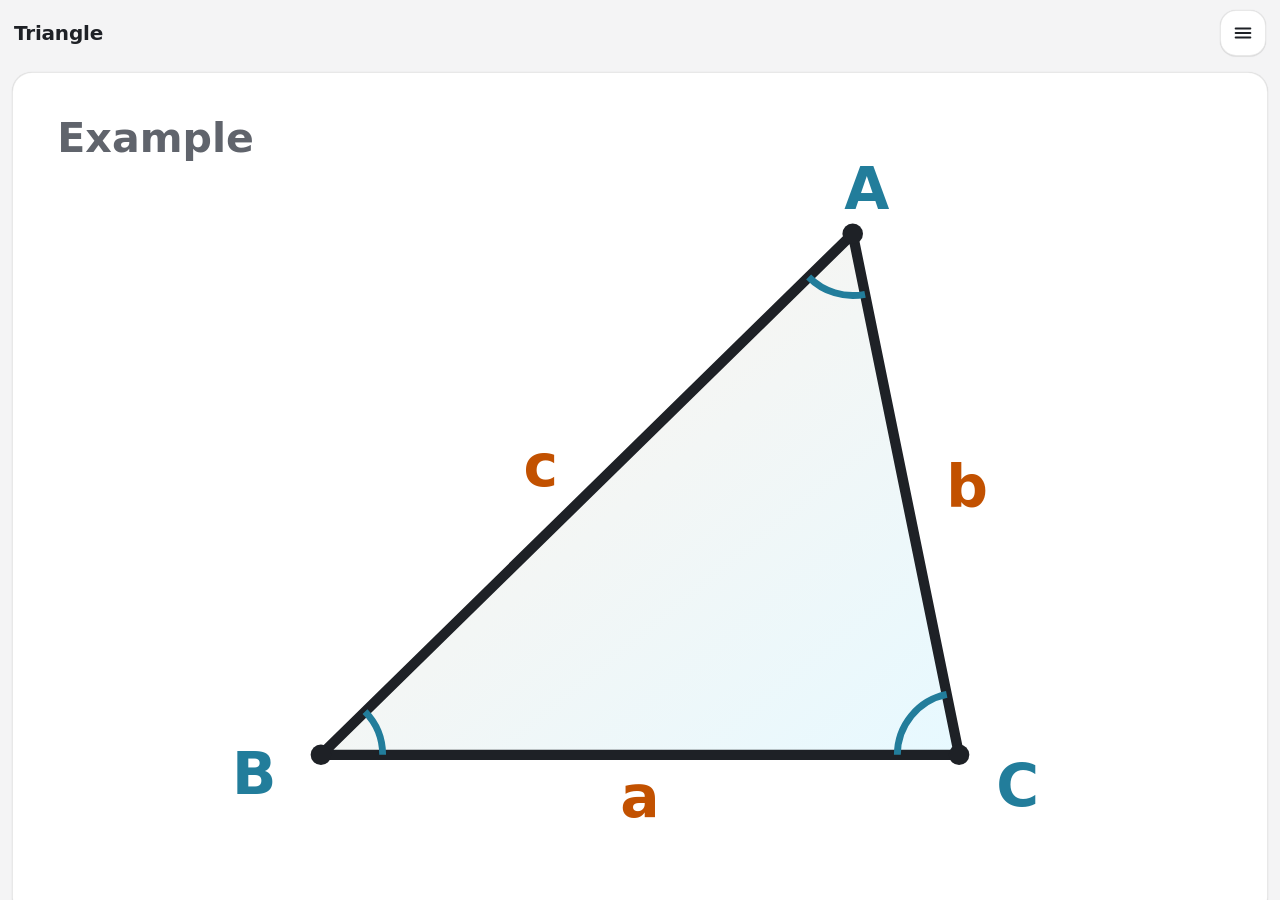
<file: triangle/index.html>
<!doctype html>
<html lang="en">
<head>
<meta charset="utf-8">
<meta name="viewport" content="width=device-width, initial-scale=1, viewport-fit=cover">
<meta name="apple-mobile-web-app-capable" content="yes">
<meta name="mobile-web-app-capable" content="yes">
<meta name="apple-mobile-web-app-status-bar-style" content="default">
<meta name="apple-mobile-web-app-title" content="Triangle">
<meta name="theme-color" content="#F4F4F5">
<meta name="description" content="Triangle solver: enter any three values (at least one side) and get the rest, with a scale drawing, area and heights. Works offline.">
<link rel="manifest" href="manifest.json">
<link rel="apple-touch-icon" href="icon-180.png">
<link rel="icon" href="icon-180.png">
<link rel="stylesheet" href="../shared/base.css">
<title>Triangle</title>
<style>
.draw{padding:10px;margin-bottom:10px}
.draw svg{width:100%;height:auto;display:block}
.draw .fill{fill:url(#tg)}
.draw .s1{stop-color:var(--orange-bg)}
.draw .s2{stop-color:var(--teal-bg)}
.draw .side{fill:none;stroke:var(--text);stroke-width:3;stroke-linejoin:round}
.draw .arc{fill:none;stroke:var(--teal);stroke-width:2}
.draw .lbl{font-family:var(--ui);font-size:13px;fill:var(--orange);font-weight:650;font-variant-numeric:tabular-nums;paint-order:stroke;stroke:var(--tile);stroke-width:3px;stroke-linejoin:round}
.draw .lbl.ang{fill:var(--teal)}
.draw .v{fill:var(--text)}
.draw .msg{font-family:var(--ui);font-size:12px;font-weight:600;fill:var(--muted)}
.draw .lbl.ex{font-size:17px;font-weight:700}
.fld.solved{background:var(--hbg);border-color:transparent;animation:pop .22s ease-out}
.fld.solved .fv,.fld.solved .fk{color:var(--hc)}
.fld.bad{border-color:var(--red)}
@keyframes pop{from{transform:scale(.96);opacity:.5}}
.note{text-align:center;color:var(--muted);font-size:14px;margin:0 4px 10px;min-height:20px}
.note.err{color:var(--red);font-weight:600}
.alt{margin:0 0 10px}
.btns{display:flex;gap:8px;margin-bottom:10px}
.btns .btn{flex:1;height:42px;font-size:15px}
.tri .s{white-space:nowrap}
[data-mode="aurora"] .fact{-webkit-backdrop-filter:blur(26px) saturate(190%);backdrop-filter:blur(26px) saturate(190%)}
</style>
</head>
<body>
<header>
  <h1>Triangle</h1>
  <span class="sp"></span>
  <button class="round" id="setBtn" aria-label="Menu"><svg viewBox="0 0 24 24" fill="none" stroke="currentColor" stroke-width="2.2" stroke-linecap="round"><path d="M4 7h16M4 12h16M4 17h16"/></svg></button>
</header>

<main>
  <div class="card draw"><svg id="svg" viewBox="0 0 360 240" aria-label="Triangle drawing"></svg></div>

  <section class="card sec hue-orange">
    <div class="sec-h"><span class="ic orange"><svg viewBox="0 0 24 24" fill="none" stroke="currentColor" stroke-width="2" stroke-linecap="round" stroke-linejoin="round"><path d="M4 19 12 5l8 14z"/><path d="M8 12.2 6.2 11.2M16 12.2l1.8-1M12 19v2"/></svg></span><span>Sides</span></div>
    <div class="sec-b"><div class="grid3"><label class="fld"><span class="fk">a</span><input class="fv" id="a" inputmode="decimal" autocomplete="off"></label><label class="fld"><span class="fk">b</span><input class="fv" id="b" inputmode="decimal" autocomplete="off"></label><label class="fld"><span class="fk">c</span><input class="fv" id="c" inputmode="decimal" autocomplete="off"></label></div></div>
  </section>
  <section class="card sec hue-teal">
    <div class="sec-h"><span class="ic teal"><svg viewBox="0 0 24 24" fill="none" stroke="currentColor" stroke-width="2" stroke-linecap="round" stroke-linejoin="round"><path d="M4 19h16M4 19 16 6"/><path d="M10 19a6 6 0 0 0-1.8-4.4"/></svg></span><span>Angles, in degrees</span></div>
    <div class="sec-b"><div class="grid3"><label class="fld"><span class="fk">A</span><input class="fv" id="A" inputmode="decimal" autocomplete="off"></label><label class="fld"><span class="fk">B</span><input class="fv" id="B" inputmode="decimal" autocomplete="off"></label><label class="fld"><span class="fk">C</span><input class="fv" id="C" inputmode="decimal" autocomplete="off"></label></div></div>
  </section>
  <div class="note" id="note"></div>
  <div class="seg alt" id="alt" hidden><button class="on" data-sol="0">Solution 1</button><button data-sol="1">Solution 2</button></div>
  <div class="btns"><button class="btn" id="right">C = 90°</button><button class="btn" id="clear">Clear</button></div>

  <div id="facts"></div>
</main>

<script src="../shared/base.js"></script>
<script>
const { $, esc, load, save, buzz, sheet, toast, copy, themeSegHTML, homeLinkHTML } = App;
App.init();

const KEY = 'triangle-v1';
const S = Object.assign({ v: { a: '', b: '', c: '', A: '', B: '', C: '' }, frac: false, prec: 16 }, load(KEY, {}));
const persist = () => save(KEY, S);
const KEYS = ['a', 'b', 'c', 'A', 'B', 'C'];
const D = Math.PI / 180;
let which = 0;

/* ---- parsing / formatting ---- */
function parseFrac(s) {                   // "3", "3.5", "1/2", "3 1/2", "5' 3 1/2\"" (feet-inches to inches)
  s = String(s).trim().replace(/[”″]/g, '"').replace(/[’′]/g, "'");
  if (!s) return NaN;
  const ft = s.match(/^(\d+(?:\.\d+)?)\s*(?:'|ft)\s*(.*)$/i);
  if (ft) { const r = ft[2].replace(/(in|")\s*$/i, '').trim(); const i = r ? parseFrac(r) : 0; return (+ft[1]) * 12 + (isNaN(i) ? 0 : i); }
  s = s.replace(/(in|")\s*$/i, '').trim();
  const m = s.match(/^(\d+(?:\.\d+)?)?\s*(?:(\d+)\s*\/\s*(\d+))?$/);
  if (!m || (m[1] == null && m[2] == null)) return parseFloat(s);
  return (m[1] ? +m[1] : 0) + (m[2] ? (+m[2]) / (+m[3] || 1) : 0);
}
function fmt(x) {
  if (!isFinite(x)) return '–';
  const s = Number(x.toPrecision(6)).toString();
  return s.includes('e') ? s : s;
}
function frac(x, den) {
  let n = Math.round(x * den), w = Math.floor(n / den); n -= w * den;
  let g = n, d = den; while (g && d % g) { const t = d % g; d = g; g = t; }
  if (n) { n /= g; d = den / g; }
  return n ? (w ? w + ' ' : '') + n + '/' + d : String(w);
}
const side = x => fmt(x) + (S.frac ? ' ≈ ' + frac(x, S.prec) : '');
const ang = x => fmt(x) + '°';

/* ---- solver: returns {sols:[{a,b,c,A,B,C}], err} ---- */
function solve(k) {
  const given = KEYS.filter(x => isFinite(k[x]));
  const sides = given.filter(x => x === x.toLowerCase()), angs = given.filter(x => x !== x.toLowerCase());
  if (given.length < 3) return { err: 'Enter three values, including at least one side.' };
  if (given.length > 3) return { err: 'Enter exactly three values. Clear one to continue.' };
  if (!sides.length) return { err: 'At least one side is needed to fix the size.' };
  if (sides.some(x => k[x] <= 0)) return { err: 'Sides must be positive.' };
  if (angs.some(x => k[x] <= 0 || k[x] >= 180)) return { err: 'Angles must be between 0 and 180.' };
  if (angs.length === 2 && k[angs[0]] + k[angs[1]] >= 180) return { err: 'Two angles must add up to less than 180.' };
  const t = { ...k };
  const cos = (p, q, r) => Math.acos(Math.max(-1, Math.min(1, (p * p + q * q - r * r) / (2 * p * q)))) / D;

  if (sides.length === 3) {                                 // SSS
    const { a, b, c } = t;
    if (a + b <= c || a + c <= b || b + c <= a) return { err: 'Those sides can\'t form a triangle (one is longer than the other two together).' };
    t.A = cos(b, c, a); t.B = cos(a, c, b); t.C = 180 - t.A - t.B;
    return { sols: [t] };
  }
  if (angs.length === 2) {                                  // ASA / AAS
    const third = ['A', 'B', 'C'].find(x => !angs.includes(x));
    t[third] = 180 - t[angs[0]] - t[angs[1]];
    const s = sides[0], r = t[s] / Math.sin(t[s.toUpperCase()] * D);
    for (const x of ['a', 'b', 'c']) if (x !== s) t[x] = r * Math.sin(t[x.toUpperCase()] * D);
    return { sols: [t] };
  }
  // two sides, one angle
  const missing = ['a', 'b', 'c'].find(x => !sides.includes(x)), ang1 = angs[0];
  if (ang1.toLowerCase() === missing) {                     // SAS
    const [p, q] = sides.map(x => t[x]);
    t[missing] = Math.sqrt(p * p + q * q - 2 * p * q * Math.cos(t[ang1] * D));
    const others = ['A', 'B', 'C'].filter(x => x !== ang1);
    t[others[0]] = cos(t[others[1].toLowerCase()], t[missing], t[others[0].toLowerCase()]);
    t[others[1]] = 180 - t[ang1] - t[others[0]];
    return { sols: [t] };
  }
  // SSA: angle opposite one of the known sides
  const s1 = ang1.toLowerCase(), s2 = sides.find(x => x !== s1), A2 = s2.toUpperCase();
  const sinB = t[s2] * Math.sin(t[ang1] * D) / t[s1];
  if (sinB > 1 + 1e-12) return { err: `No triangle: side ${s2} is too short to reach side ${s1}'s far end at angle ${ang1}.` };
  const B1 = Math.asin(Math.min(1, sinB)) / D, cands = [B1, 180 - B1].filter((x, i) => i === 0 || (x > 0 && Math.abs(x - B1) > 1e-9));
  const sols = [];
  for (const Bx of cands) {
    const Cx = 180 - t[ang1] - Bx;
    if (Cx <= 1e-9) continue;
    const u = { ...t }; u[A2] = Bx;
    const third = ['A', 'B', 'C'].find(x => x !== ang1 && x !== A2);
    u[third] = Cx; u[third.toLowerCase()] = t[s1] * Math.sin(Cx * D) / Math.sin(t[ang1] * D);
    sols.push(u);
  }
  if (!sols.length) return { err: 'No triangle fits those values.' };
  return { sols, ambiguous: sols.length > 1 };
}

/* ---- drawing ---- */
function draw(t) {
  const svg = $('#svg'), W = 360, H = 240, P = 44;
  // with nothing solved, show a labelled example so the letters are clear
  const ex = !t;
  if (ex) t = solve({ a: 6, b: 5, c: 7, A: NaN, B: NaN, C: NaN }).sols[0];
  // B at origin, C along +x (side a), A above
  const pts = { B: [0, 0], C: [t.a, 0], A: [t.c * Math.cos(t.B * D), t.c * Math.sin(t.B * D)] };
  const xs = Object.values(pts).map(p => p[0]), ys = Object.values(pts).map(p => p[1]);
  const minX = Math.min(...xs), maxX = Math.max(...xs), minY = Math.min(...ys), maxY = Math.max(...ys);
  const sc = Math.min((W - 2 * P) / (maxX - minX || 1), (H - 2 * P) / (maxY - minY || 1));
  const ox = (W - (maxX - minX) * sc) / 2 - minX * sc, oy = (H - (maxY - minY) * sc) / 2 + maxY * sc;
  const X = p => ox + p[0] * sc, Y = p => oy - p[1] * sc;
  const V = {}; for (const k in pts) V[k] = [X(pts[k]), Y(pts[k])];
  const unit = (p, q) => { const dx = q[0] - p[0], dy = q[1] - p[1], l = Math.hypot(dx, dy) || 1; return [dx / l, dy / l]; };
  const anchor = dx => dx > .35 ? 'start' : dx < -.35 ? 'end' : 'middle';
  const text = (cls, x, y, dir, str) => `<text class="lbl ${cls}${ex ? ' ex' : ''}" x="${x}" y="${y + (ex ? 6 : 4)}" text-anchor="${anchor(dir[0])}">${str}</text>`;
  let h = `<defs><linearGradient id="tg" x1="0" y1="0" x2="1" y2="1"><stop class="s1" offset="0"/><stop class="s2" offset="1"/></linearGradient></defs>`;
  h += `<polygon class="fill" points="${V.A} ${V.B} ${V.C}"/><polygon class="side" points="${V.A} ${V.B} ${V.C}"/>`;
  // angle arcs
  const opp = { A: ['B', 'C'], B: ['C', 'A'], C: ['A', 'B'] };
  for (const v of ['A', 'B', 'C']) {
    const [p, q] = opp[v].map(x => V[x]), r = Math.min(18, Math.hypot(p[0] - V[v][0], p[1] - V[v][1]) / 3, Math.hypot(q[0] - V[v][0], q[1] - V[v][1]) / 3);
    const a1 = Math.atan2(p[1] - V[v][1], p[0] - V[v][0]), a2 = Math.atan2(q[1] - V[v][1], q[0] - V[v][0]);
    if (Math.abs(t[v] - 90) < 1e-6) {
      const u1 = [Math.cos(a1) * r * .8, Math.sin(a1) * r * .8], u2 = [Math.cos(a2) * r * .8, Math.sin(a2) * r * .8];
      h += `<path class="arc" d="M${V[v][0] + u1[0]},${V[v][1] + u1[1]} l${u2[0]},${u2[1]} l${-u1[0]},${-u1[1]}"/>`;
    } else {
      let d = a2 - a1; while (d > Math.PI) d -= 2 * Math.PI; while (d < -Math.PI) d += 2 * Math.PI;
      h += `<path class="arc" d="M${V[v][0] + Math.cos(a1) * r},${V[v][1] + Math.sin(a1) * r} A${r},${r} 0 0 ${d > 0 ? 1 : 0} ${V[v][0] + Math.cos(a2) * r},${V[v][1] + Math.sin(a2) * r}"/>`;
    }
    // label on the outward bisector of the vertex angle
    const u1 = unit(V[v], p), u2 = unit(V[v], q); let bx = -(u1[0] + u2[0]), by = -(u1[1] + u2[1]);
    const bl = Math.hypot(bx, by) || 1; bx /= bl; by /= bl;
    h += `<circle class="v" cx="${V[v][0]}" cy="${V[v][1]}" r="3"/>` + text('ang', V[v][0] + bx * 14, V[v][1] + by * 14, [bx, by], ex ? v : `${v} ${fmt(t[v])}°`);
  }
  for (const [s, p, q, o] of [['a', 'B', 'C', 'A'], ['b', 'C', 'A', 'B'], ['c', 'A', 'B', 'C']]) {
    // label on the side's outward normal (away from the opposite vertex)
    const m = [(V[p][0] + V[q][0]) / 2, (V[p][1] + V[q][1]) / 2], u = unit(V[p], V[q]);
    let nx = -u[1], ny = u[0];
    if ((V[o][0] - m[0]) * nx + (V[o][1] - m[1]) * ny > 0) { nx = -nx; ny = -ny; }
    h += text('', m[0] + nx * 12, m[1] + ny * 12, [nx, ny], ex ? s : `${s} = ${fmt(t[s])}`);
  }
  if (ex) h += `<text class="msg" x="10" y="20">Example</text>`;
  svg.innerHTML = h;
}

/* ---- ui ---- */
function kind(t) {
  const [a, b, c] = [t.a, t.b, t.c], eq = (x, y) => Math.abs(x - y) < 1e-9 * Math.max(1, x);
  const sides = eq(a, b) && eq(b, c) ? 'Equilateral' : (eq(a, b) || eq(b, c) || eq(a, c)) ? 'Isosceles' : 'Scalene';
  const mx = Math.max(t.A, t.B, t.C);
  const angs = Math.abs(mx - 90) < 1e-7 ? 'right' : mx > 90 ? 'obtuse' : 'acute';
  return sides + ', ' + angs;
}
function update() {
  const k = {}; const bad = [];
  for (const x of KEYS) { const raw = $('#' + x).value.trim(); S.v[x] = raw; k[x] = raw ? parseFrac(raw) : NaN; if (raw && isNaN(k[x])) bad.push(x); }
  persist();
  KEYS.forEach(x => { $('#' + x).parentElement.classList.toggle('bad', bad.includes(x)); $('#' + x).parentElement.classList.remove('solved'); });
  const r = bad.length ? { err: 'Numbers only. Fractions like 3 1/2 are fine.' } : solve(k);
  const note = $('#note'); note.className = 'note' + (r.err ? ' err' : '');
  $('#alt').hidden = !r.ambiguous;
  if (r.err) { note.textContent = r.err; draw(null); $('#facts').innerHTML = ''; return; }
  if (which >= r.sols.length) which = 0;
  const t = r.sols[which];
  document.querySelectorAll('#alt button').forEach(c => c.classList.toggle('on', +c.dataset.sol === which));
  note.textContent = r.ambiguous ? 'Two triangles fit these values.' : kind(t);
  for (const x of KEYS) if (!isFinite(k[x])) { $('#' + x).value = x === x.toLowerCase() ? fmt(t[x]) : fmt(t[x]); $('#' + x).parentElement.classList.add('solved'); }
  draw(t);
  const s = (t.a + t.b + t.c) / 2, area = Math.sqrt(Math.max(0, s * (s - t.a) * (s - t.b) * (s - t.c)));
  const li = (k, v, hue) => `<div class="li${hue ? ' h-' + hue : ''}"><div class="k">${k}</div><div class="v">${esc(v)}</div></div>`;
  $('#facts').innerHTML = `<div class="hero"><div class="k">Area</div><div class="v">${esc(fmt(area))}</div><div class="s">${esc(kind(t))}</div></div>
    <div class="tri">${['a', 'b', 'c'].map(x => { const v = 2 * area / t[x]; return `<div class="fact"><div class="k">Height to ${x}</div><div class="v">${esc(fmt(v))}</div>${S.frac ? `<div class="s">≈ ${esc(frac(v, S.prec))}</div>` : ''}</div>`; }).join('')}</div>
    <div class="card list">${li('Perimeter', side(t.a + t.b + t.c), 'orange')}${S.frac ? li('Sides to 1/' + S.prec, `a ${frac(t.a, S.prec)} · b ${frac(t.b, S.prec)} · c ${frac(t.c, S.prec)}`, 'orange') : ''}${li('Type', kind(t))}</div>`;
}
function clearSolved() { KEYS.forEach(x => { const f = $('#' + x).parentElement; if (f.classList.contains('solved')) { $('#' + x).value = ''; f.classList.remove('solved'); } }); }

KEYS.forEach(x => {
  const el = $('#' + x);
  el.addEventListener('focus', () => { if (el.parentElement.classList.contains('solved')) { el.value = ''; el.parentElement.classList.remove('solved'); } });
  el.addEventListener('input', () => { clearSolved(); which = 0; update(); });
});
$('#alt').addEventListener('click', e => { const b = e.target.closest('[data-sol]'); if (b) { which = +b.dataset.sol; clearSolved(); update(); } });
$('#clear').onclick = () => { KEYS.forEach(x => $('#' + x).value = ''); which = 0; buzz(8); update(); $('#a').focus(); };
$('#right').onclick = () => { clearSolved(); $('#C').value = '90'; buzz(8); update(); if (!$('#a').value) $('#a').focus(); };
$('#setBtn').onclick = () => {
  const el = sheet(`<h2>Settings</h2>${themeSegHTML()}
    <div class="label">Inch fractions next to lengths</div>
    <div class="seg">${[[false, 'Off'], [true, 'On']].map(([v, l]) => `<button data-frac="${v}" class="${S.frac === v ? 'on' : ''}">${l}</button>`).join('')}</div>
    <div class="label">Round to</div>
    <div class="seg">${[16, 8, 32, 64].map(p => `<button data-prec="${p}" class="${S.prec === p ? 'on' : ''}">1/${p}</button>`).join('')}</div>
    <p class="hint" style="margin-top:16px">Sides accept fractions (3 1/2) and feet-inches (5' 3 1/2"), converted to inches.</p>${homeLinkHTML()}`);
  el.addEventListener('click', e => {
    const a = e.target.closest('[data-frac]'), p = e.target.closest('[data-prec]');
    if (a) { S.frac = a.dataset.frac === 'true'; el.querySelectorAll('[data-frac]').forEach(x => x.classList.toggle('on', x === a)); }
    if (p) { S.prec = +p.dataset.prec; el.querySelectorAll('[data-prec]').forEach(x => x.classList.toggle('on', x === p)); }
    if (a || p) { persist(); clearSolved(); update(); }
  });
};

KEYS.forEach(x => $('#' + x).value = S.v[x] || '');
update();
</script>
</body>
</html>
</file>
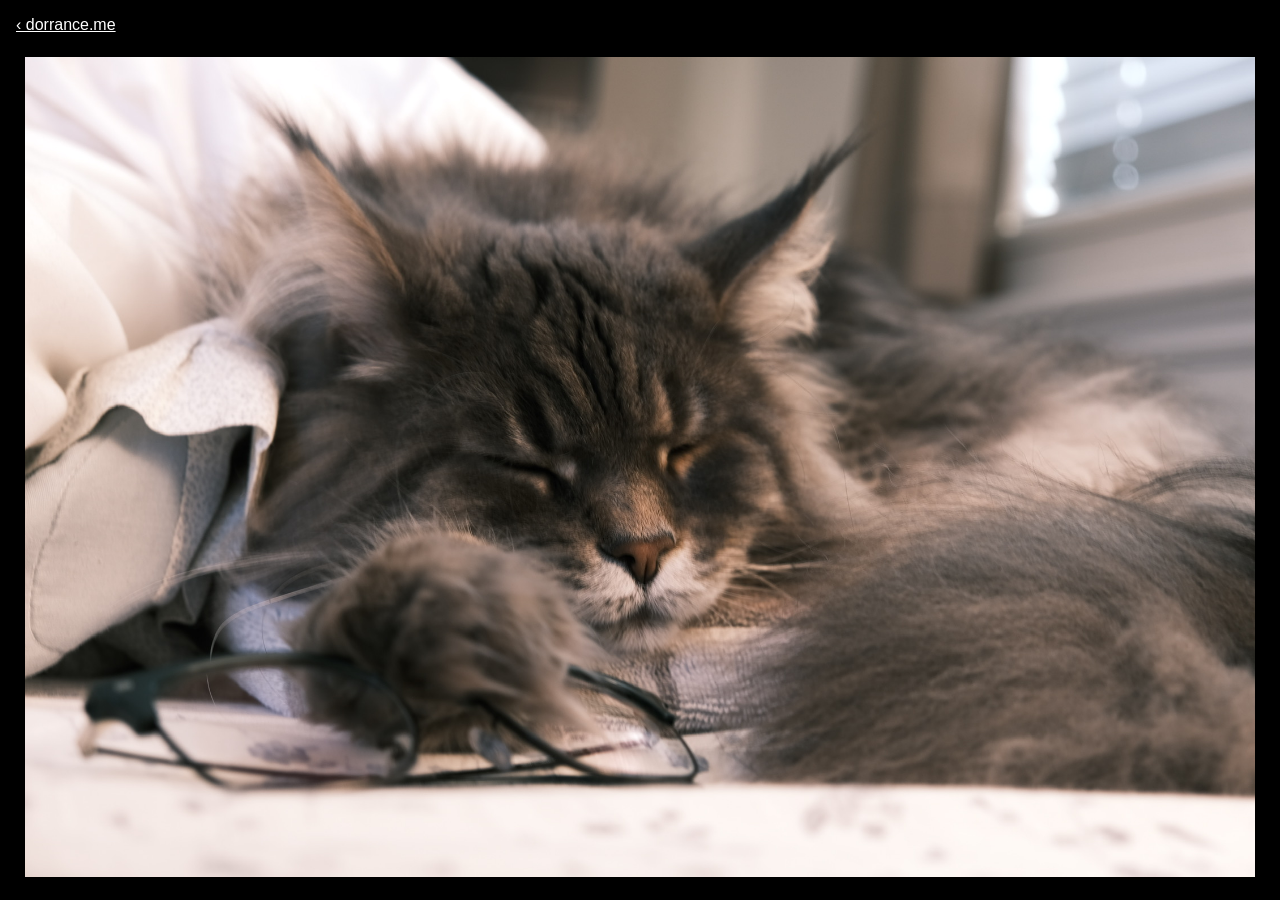
<file: mycat.html>
<!doctype html>
<html lang="en">
<head>
<meta charset="utf-8">
<meta name="viewport" content="width=device-width, initial-scale=1">
<title>Billie cat</title>
<link rel="icon" href="favicon.ico" sizes="any">
<link rel="icon" href="favicon.svg" type="image/svg+xml">
<link rel="apple-touch-icon" href="apple-touch-icon.png">
<style>
body{margin:0;min-height:100dvh;background:#000;color:#fff;font:16px -apple-system,BlinkMacSystemFont,"Segoe UI",Roboto,sans-serif;display:flex;flex-direction:column}
a{color:#fff;padding:16px;display:inline-block}
.wrap{flex:1;display:flex;align-items:center;justify-content:center;padding:0 12px 16px}
img{max-width:100%;max-height:calc(100dvh - 80px);object-fit:contain}
</style>
</head>
<body>
<a href="./">‹ dorrance.me</a>
<div class="wrap"><img src="mycat.jpeg" alt="Billie, my cat"></div>
</body>
</html>
</file>
<file: shared/base.css>
/* Shared look for the small apps on dorrance.me, taken from TV Mount.
   Themes: Day (default), Night (html[data-mode="dark"]), and the secret Aurora (html[data-mode="aurora"]).
   Neutral grays, accent hues from Atlassian's palette. Each hue has a text color (--teal) and a background (--teal-bg). */
:root{
  --bg:#F4F4F5;--text:#1E2126;--muted:#60646C;--line:rgba(0,0,0,.1);--track:rgba(0,0,0,.04);
  --surface:#fff;--sheet:rgba(255,255,255,.97);
  --tile:#fff;--tile-line:rgba(0,0,0,.09);--tile-shadow:0 1px 1px rgba(0,0,0,.07),0 0 1px rgba(0,0,0,.16);
  --chip:rgba(0,0,0,.05);--chip-line:rgba(0,0,0,.12);
  --sel:#E9F2FF;--sel-line:#0C66E4;--sel-text:#0C66E4;
  --primary:#0C66E4;--primary-line:#0055CC;--primary-text:#fff;
  --danger:#FFECEB;--danger-line:rgba(201,55,44,.35);--danger-text:#AE2E24;
  --blue:#0C66E4;--blue-bg:#E9F2FF;--green:#1F845A;--green-bg:#DCFFF1;--red:#C9372C;
  --teal:#227D9B;--teal-bg:#E7F9FF;--purple:#6E5DC6;--purple-bg:#F3F0FF;--magenta:#AE4787;--magenta-bg:#FFECF8;
  --orange:#C25100;--orange-bg:#FFF3EB;--yellow:#946F00;--yellow-bg:#FFF7D6;--lime:#4C6B1F;--lime-bg:#EFFFD6;
  --red-bg:#FFECEB;
  --ui:ui-rounded,"SF Pro Rounded",system-ui,-apple-system,"Segoe UI",Roboto,sans-serif;
  color-scheme:light;
}
:root[data-mode="dark"]{
  --bg:#141517;--text:#E6E7E9;--muted:#A0A3A9;--line:rgba(255,255,255,.1);--track:rgba(255,255,255,.05);
  --surface:#1B1C1F;--sheet:rgba(30,31,34,.97);
  --tile:#1F2023;--tile-line:rgba(255,255,255,.09);--tile-shadow:inset 0 1px 0 rgba(255,255,255,.04);
  --chip:rgba(255,255,255,.06);--chip-line:rgba(255,255,255,.13);
  --sel:#1C2B41;--sel-line:#579DFF;--sel-text:#85B8FF;
  --primary:#579DFF;--primary-line:#85B8FF;--primary-text:#141517;
  --danger:rgba(248,113,104,.16);--danger-line:rgba(248,113,104,.45);--danger-text:#FD9891;
  --blue:#85B8FF;--blue-bg:#1C2B41;--green:#7EE2B8;--green-bg:#1C3329;--red:#FD9891;
  --teal:#6CC3E0;--teal-bg:#1A2E36;--purple:#B8ACF6;--purple-bg:#2B273F;--magenta:#F797D2;--magenta-bg:#3D2232;
  --orange:#FEA362;--orange-bg:#3A2B1F;--yellow:#F5CD47;--yellow-bg:#36301A;--lime:#B3DF72;--lime-bg:#28311B;
  --red-bg:rgba(248,113,104,.16);
  color-scheme:dark;
}
:root[data-mode="aurora"]{
  --bg:#0E0A1E; --text:#fff; --muted:rgba(255,255,255,.58); --line:rgba(255,255,255,.18); --track:rgba(255,255,255,.08);
  --surface:rgba(255,255,255,.11); --sheet:rgba(20,14,42,.82);
  --tile:rgba(255,255,255,.13); --tile-line:rgba(255,255,255,.26); --tile-shadow:inset 0 1px 0 rgba(255,255,255,.40),0 3px 12px rgba(0,0,0,.18);
  --chip:rgba(255,255,255,.09); --chip-line:rgba(255,255,255,.18);
  --sel:rgba(255,255,255,.24); --sel-line:rgba(255,255,255,.5); --sel-text:#fff;
  --primary:rgba(255,166,48,.42); --primary-line:rgba(255,206,140,.55); --primary-text:#fff;
  --danger:rgba(255,92,92,.28); --danger-line:rgba(255,160,160,.42); --danger-text:#fff;
  --blue:#BFD6FF; --blue-bg:rgba(72,146,255,.26); --green:#9AF0BE; --green-bg:rgba(75,206,151,.22); --red:#FFB0B0; --red-bg:rgba(248,113,104,.24);
  --teal:#9DDDF2; --teal-bg:rgba(108,195,224,.22); --purple:#D3CBFA; --purple-bg:rgba(159,143,239,.26); --magenta:#FBBDE3; --magenta-bg:rgba(231,116,187,.24);
  --orange:#FEC195; --orange-bg:rgba(254,163,98,.22); --yellow:#F8DE85; --yellow-bg:rgba(245,205,71,.2); --lime:#CDEBA0; --lime-bg:rgba(179,223,114,.2);
  color-scheme:dark;
}

*{box-sizing:border-box;-webkit-tap-highlight-color:transparent}
[hidden]{display:none!important}
html,body{height:100%;margin:0}
body{
  background:var(--bg); color:var(--text); font-family:var(--ui);
  display:flex; flex-direction:column; overflow:hidden;
  touch-action:manipulation; -webkit-user-select:none; user-select:none;
  -webkit-font-smoothing:antialiased;
}
button{font:inherit;color:inherit;cursor:pointer;border:0;background:none;padding:0}
input,textarea,select{font:inherit;color:inherit;-webkit-user-select:text;user-select:text}
a{color:inherit;text-decoration:none}

/* header */
header{display:flex;align-items:center;gap:10px;padding:calc(env(safe-area-inset-top,0px) + 10px) 14px 12px;position:relative;z-index:2}
header h1{font-size:20px;font-weight:700;margin:0;letter-spacing:-.01em;white-space:nowrap;overflow:hidden;text-overflow:ellipsis}
.round{height:46px;min-width:46px;border-radius:16px;background:var(--tile);border:.5px solid var(--tile-line);box-shadow:var(--tile-shadow);display:grid;place-items:center;font-size:18px;font-weight:600;transition:transform .08s;padding:0}
.round:active{transform:scale(.94)}
.round.pill{padding:0 18px}
.round svg{width:22px;height:22px}
.sp{flex:1}

main{flex:1;overflow-y:auto;-webkit-overflow-scrolling:touch;padding:4px 12px calc(env(safe-area-inset-bottom,0px) + 16px);position:relative;z-index:2}

/* generic surface */
.card{background:var(--tile);border:.5px solid var(--tile-line);box-shadow:var(--tile-shadow);border-radius:20px;padding:14px 16px;margin-bottom:10px}

/* segmented control */
.seg{display:grid;grid-auto-columns:1fr;grid-auto-flow:column;gap:6px}
.seg button{height:38px;border-radius:13px;font-size:15px;font-weight:600;background:var(--chip);border:.5px solid var(--chip-line);color:var(--text)}
.seg button.on{background:var(--sel);border-color:var(--sel-line);color:var(--sel-text)}

/* chips */
.chips{display:flex;flex-wrap:wrap;gap:8px}
.chip{height:40px;padding:0 16px;border-radius:13px;font-size:16px;font-weight:600;background:var(--chip);border:.5px solid var(--chip-line)}
.chip.on{background:var(--sel);border-color:var(--sel-line);color:var(--sel-text)}

/* buttons */
.btn,.primary,.danger{height:46px;border-radius:14px;padding:0 18px;font-size:17px;font-weight:600;background:var(--chip);border:.5px solid var(--chip-line);display:inline-flex;align-items:center;justify-content:center;gap:8px}
.primary{background:linear-gradient(180deg,rgba(255,255,255,.22),rgba(255,255,255,0)) var(--primary);border-color:var(--primary-line);color:var(--primary-text);box-shadow:0 2px 8px rgba(0,0,0,.08)}
.danger{background:var(--danger);border-color:var(--danger-line);color:var(--danger-text)}
.btn:active,.primary:active,.danger:active{filter:brightness(.92)}
.btn:disabled,.primary:disabled{opacity:.4}
.actions{display:flex;gap:8px;align-items:center}
.stack{display:flex;flex-direction:column;gap:8px}
.homelink{display:flex;justify-content:center;margin-top:22px}
.homelink a{color:var(--muted);text-decoration:none;font-size:13px;font-weight:600;padding:8px 14px;border-radius:14px;border:.5px solid var(--chip-line);background:var(--chip)}
.stack>*{width:100%}

/* inputs */
.input{width:100%;height:50px;border-radius:14px;border:.5px solid var(--chip-line);background:var(--chip);color:var(--text);font-size:18px;padding:0 14px;outline:none;appearance:none}
.input:focus{border-color:var(--blue);box-shadow:0 0 0 3px var(--blue-bg)}
.label{font-size:13px;font-weight:600;letter-spacing:.06em;text-transform:uppercase;color:var(--muted);margin:14px 0 8px}
.label:first-child{margin-top:0}
.opt{display:flex;align-items:center;width:100%;height:52px;padding:0 6px;font-size:18px;border-bottom:1px solid var(--line);text-align:left;gap:10px}
.opt:last-child{border-bottom:0}
.opt .check{margin-left:auto;font-weight:700}

/* sheets */
.backdrop{position:fixed;inset:0;background:rgba(0,0,0,.4);display:flex;align-items:flex-end;z-index:10;animation:fade .15s}
.backdrop.top{align-items:flex-start;padding:calc(env(safe-area-inset-top,0px) + 56px) 12px 0}
.sheet{background:var(--sheet);-webkit-backdrop-filter:blur(24px);backdrop-filter:blur(24px);border:.5px solid var(--line);width:100%;max-width:560px;margin:0 auto;border-radius:22px 22px 0 0;padding:20px 16px calc(env(safe-area-inset-bottom,0px) + 16px);animation:up .2s ease-out;max-height:85dvh;overflow-y:auto}
.top .sheet{border-radius:22px;padding-bottom:16px}
.sheet h2{margin:0 0 14px;font-size:20px;font-weight:650}
.sheet .seg{margin:0 0 20px}
@keyframes fade{from{opacity:0}}
@keyframes up{from{transform:translateY(24px);opacity:0}}

.empty{text-align:center;padding:60px 24px;color:var(--muted);font-size:17px;line-height:1.5}
.empty .primary{margin-top:8px}

.toast{position:fixed;left:50%;bottom:calc(env(safe-area-inset-bottom) + 26px);z-index:20;transform:translate(-50%,14px);opacity:0;pointer-events:none;padding:11px 20px;border-radius:20px;font-size:14px;font-weight:600;background:var(--sheet);border:.5px solid var(--line);-webkit-backdrop-filter:blur(20px);backdrop-filter:blur(20px);transition:opacity .22s,transform .22s;white-space:nowrap}
.toast.on{opacity:1;transform:translate(-50%,0)}

/* ---- from TV Mount ---- */
/* tabs: a row of choices under the header, outside the cards */
.tabs{display:flex;gap:6px;overflow-x:auto;padding:0 12px 10px;scrollbar-width:none;position:relative;z-index:2;flex:none}
.tabs::-webkit-scrollbar{display:none}
.tabs button{flex:none;height:36px;max-width:60vw;padding:0 14px;border-radius:12px;font-size:15px;font-weight:600;background:var(--chip);border:.5px solid var(--chip-line);white-space:nowrap;overflow:hidden;text-overflow:ellipsis}
.tabs button.on{background:var(--sel);border-color:var(--sel-line);color:var(--sel-text)}

.pro{font-size:11px;font-weight:700;letter-spacing:.06em;text-transform:uppercase;color:var(--purple);background:var(--purple-bg);padding:2px 7px;border-radius:7px}
h1 .pro{font-size:12px;vertical-align:3px}

/* results */
.hero{background:linear-gradient(135deg,var(--blue-bg),var(--purple-bg));border-radius:18px;padding:12px 16px 14px;margin-bottom:8px}
.hero .k{font-size:12px;font-weight:700;letter-spacing:.06em;text-transform:uppercase;color:var(--blue)}
.hero .v{font-size:40px;font-weight:600;color:var(--blue);letter-spacing:-.02em;font-variant-numeric:tabular-nums;line-height:1.1;margin-top:2px}
.hero .s{font-size:14px;color:var(--blue);opacity:.85;margin-top:2px}
.hero.empty .v{opacity:.5}
.hero.sb{background:linear-gradient(135deg,var(--teal-bg),var(--blue-bg));padding:10px 16px 12px}
.hero.sb .k,.hero.sb .v,.hero.sb .s{color:var(--teal)}
.hero.sb .v{font-size:30px}
.tri{display:grid;grid-template-columns:repeat(3,1fr);gap:8px;margin-bottom:8px}
.tri .fact{padding:10px 10px}
.tri .fact.set .k{color:var(--orange)}
.tri .v{font-size:18px;white-space:nowrap;letter-spacing:-.02em}
.list{padding:2px 16px}
.li{padding:11px 0;border-bottom:1px solid var(--line)}
.li:last-child{border-bottom:0}
.li .k{font-size:11px;font-weight:700;letter-spacing:.05em;text-transform:uppercase;color:var(--muted)}
.li .v{font-size:18px;font-weight:550;margin-top:2px;font-variant-numeric:tabular-nums}
.li .s{font-size:13px;color:var(--muted);margin-top:1px;line-height:1.35}
.li .a{font-size:13px;opacity:.8;margin-top:2px;line-height:1.35}
.li.h-blue .k{color:var(--blue)}.li.h-teal .k{color:var(--teal)}.li.h-purple .k{color:var(--purple)}.li.h-green .k{color:var(--green)}
.li.h-orange .k{color:var(--orange)}.li.h-magenta .k{color:var(--magenta)}.li.h-yellow .k{color:var(--yellow)}.li.h-lime .k{color:var(--lime)}
.li.good .v{color:var(--green)}
.li.warn .v{color:var(--red)}
.facts{display:grid;grid-template-columns:1fr 1fr;gap:8px}
.fact{background:var(--tile);border:.5px solid var(--tile-line);box-shadow:var(--tile-shadow);border-radius:16px;padding:10px 12px;min-width:0}
.fact .k{font-size:11px;font-weight:700;letter-spacing:.05em;text-transform:uppercase;color:var(--muted)}
.fact .v{font-size:21px;font-weight:550;margin-top:2px;font-variant-numeric:tabular-nums;letter-spacing:-.01em;overflow-wrap:anywhere}
.fact .s{font-size:12.5px;color:var(--muted);margin-top:1px;line-height:1.35}
.fact .a{font-size:12.5px;color:var(--text);opacity:.8;margin-top:2px;line-height:1.35}
.fact.wide{grid-column:1/-1}
.fact.wide .v{font-size:18px}
.fact.good{border-color:var(--green)}
.fact.warn{border-color:var(--red)}
.fact.warn .v{color:var(--red)}

/* form */
.sec{padding:0;overflow:hidden}
.sec-h{display:flex;align-items:center;gap:8px;width:100%;padding:14px 16px;font-size:17px;font-weight:650;text-align:left}
.sec-h .ic{flex:none;width:28px;height:28px;border-radius:8px;display:grid;place-items:center}
.sec-h .ic svg{width:17px;height:17px}
.ic.blue{color:var(--blue);background:var(--blue-bg)}.ic.teal{color:var(--teal);background:var(--teal-bg)}.ic.purple{color:var(--purple);background:var(--purple-bg)}
.ic.green{color:var(--green);background:var(--green-bg)}.ic.orange{color:var(--orange);background:var(--orange-bg)}.ic.magenta{color:var(--magenta);background:var(--magenta-bg)}
.ic.yellow{color:var(--yellow);background:var(--yellow-bg)}.ic.lime{color:var(--lime);background:var(--lime-bg)}.ic.gray{color:var(--muted);background:var(--chip)}
.sec-h .chev{margin-left:auto;width:18px;height:18px;transition:transform .15s;opacity:.5}
.sec.shut .chev{transform:rotate(-90deg)}
.sec-b{padding:0 16px 16px}
.sec.shut .sec-b{display:none}
.sec .seg{margin-bottom:10px}
.sec .label{margin:12px 0 6px}
.grid2{display:grid;grid-template-columns:1fr 1fr;gap:8px}
.grid3{display:grid;grid-template-columns:repeat(3,1fr);gap:8px}
.fld{display:flex;flex-direction:column;align-items:flex-start;justify-content:center;width:100%;min-height:58px;border-radius:14px;background:var(--chip);border:.5px solid var(--chip-line);padding:6px 12px;text-align:left;min-width:0}
.fld .fk{font-size:12px;font-weight:700;color:var(--muted);white-space:nowrap;overflow:hidden;text-overflow:ellipsis;max-width:100%}
.fld .fv{font-size:20px;font-weight:550;font-variant-numeric:tabular-nums;white-space:nowrap;overflow:hidden;text-overflow:ellipsis;max-width:100%}
.fld .fv.ph{color:var(--muted);font-weight:450;opacity:.7}
/* inside a card, selected buttons and the field being typed in take the card's color */
.sec{--hc:var(--sel-text);--hbg:var(--sel);--hl:var(--sel-line)}
.hue-purple{--hc:var(--purple);--hbg:var(--purple-bg);--hl:var(--purple)}.hue-orange{--hc:var(--orange);--hbg:var(--orange-bg);--hl:var(--orange)}
.hue-magenta{--hc:var(--magenta);--hbg:var(--magenta-bg);--hl:var(--magenta)}.hue-teal{--hc:var(--teal);--hbg:var(--teal-bg);--hl:var(--teal)}
.hue-yellow{--hc:var(--yellow);--hbg:var(--yellow-bg);--hl:var(--yellow)}.hue-green{--hc:var(--green);--hbg:var(--green-bg);--hl:var(--green)}
.hue-lime{--hc:var(--lime);--hbg:var(--lime-bg);--hl:var(--lime)}.hue-gray{--hc:var(--text);--hbg:var(--chip);--hl:var(--muted)}
.sec .seg button.on,.sec .chip.on{background:var(--hbg);border-color:var(--hl);color:var(--hc)}
.sec .fld.on{border-color:var(--hl);box-shadow:0 0 0 3px var(--hbg)}
.fld.wide{grid-column:1/-1}
.grid3 .fld{padding:6px 10px}
.grid3 .fld .fv{font-size:18px}
.hint{font-size:13px;color:var(--muted);line-height:1.4;margin:8px 2px 0}

/* a .fld that holds a real input or select, for apps that use the phone keyboard:
   <label class="fld"><span class="fk">Name</span><input class="fv"></label> */
label.fld{cursor:text}
.fld input,.fld select{width:100%;min-width:0;height:auto;border:0;border-radius:0;background:none;padding:0;margin:0;outline:none;color:var(--text);-webkit-appearance:none;appearance:none}
.fld input::placeholder{color:var(--muted);font-weight:450;opacity:.7}
.fld select{cursor:pointer;padding-right:20px;text-overflow:ellipsis;
  background:url("data:image/svg+xml,%3Csvg xmlns='http://www.w3.org/2000/svg' viewBox='0 0 24 24' fill='none' stroke='%23888' stroke-width='2.6' stroke-linecap='round' stroke-linejoin='round'%3E%3Cpath d='m6 9 6 6 6-6'/%3E%3C/svg%3E") no-repeat right 0 center/16px}
.fld select option{color:initial}
.sec .fld:focus-within{border-color:var(--hl);box-shadow:0 0 0 3px var(--hbg)}

/* Aurora: moving color field behind frosted glass */
.field,.veil{display:none}
[data-mode="aurora"] .field{display:block;position:fixed;inset:-25%;z-index:0;filter:blur(58px) saturate(150%)}
[data-mode="aurora"] .veil{display:block;position:fixed;inset:0;z-index:1;pointer-events:none;background:radial-gradient(120% 80% at 50% 0%,rgba(0,0,0,.18),rgba(0,0,0,.6))}
.blob{position:absolute;border-radius:50%;mix-blend-mode:screen}
.b1{width:74vw;height:74vw;background:#6A3CE0;top:2%;left:-12%;animation:d1 26s ease-in-out infinite}
.b2{width:66vw;height:66vw;background:#1E9BE0;top:32%;right:-16%;animation:d2 31s ease-in-out infinite}
.b3{width:58vw;height:58vw;background:#E0603C;bottom:2%;left:8%;animation:d3 24s ease-in-out infinite}
.b4{width:50vw;height:50vw;background:#17B79A;bottom:20%;right:6%;animation:d1 35s ease-in-out infinite reverse}
@keyframes d1{0%,100%{transform:translate(0,0) scale(1)}50%{transform:translate(14%,10%) scale(1.16)}}
@keyframes d2{0%,100%{transform:translate(0,0) scale(1.1)}50%{transform:translate(-16%,-9%) scale(.9)}}
@keyframes d3{0%,100%{transform:translate(0,0) scale(.95)}50%{transform:translate(11%,-13%) scale(1.2)}}
[data-mode="aurora"] .round,[data-mode="aurora"] .card{
  position:relative;overflow:hidden;
  -webkit-backdrop-filter:blur(26px) saturate(190%);backdrop-filter:blur(26px) saturate(190%);
  border:.5px solid rgba(255,255,255,.3);
  box-shadow:inset 0 1px 0 rgba(255,255,255,.42),inset 0 -1px 0 rgba(255,255,255,.1),0 6px 22px rgba(0,0,0,.22);
  text-shadow:0 1px 6px rgba(0,0,0,.3);
}
[data-mode="aurora"] .round::before,[data-mode="aurora"] .card::before{content:"";position:absolute;inset:0;pointer-events:none;
  background:linear-gradient(160deg,rgba(255,255,255,.32) 0%,rgba(255,255,255,.05) 34%,transparent 60%)}
@media (prefers-reduced-motion:reduce){*{animation:none!important;transition:none!important}}
</file>
